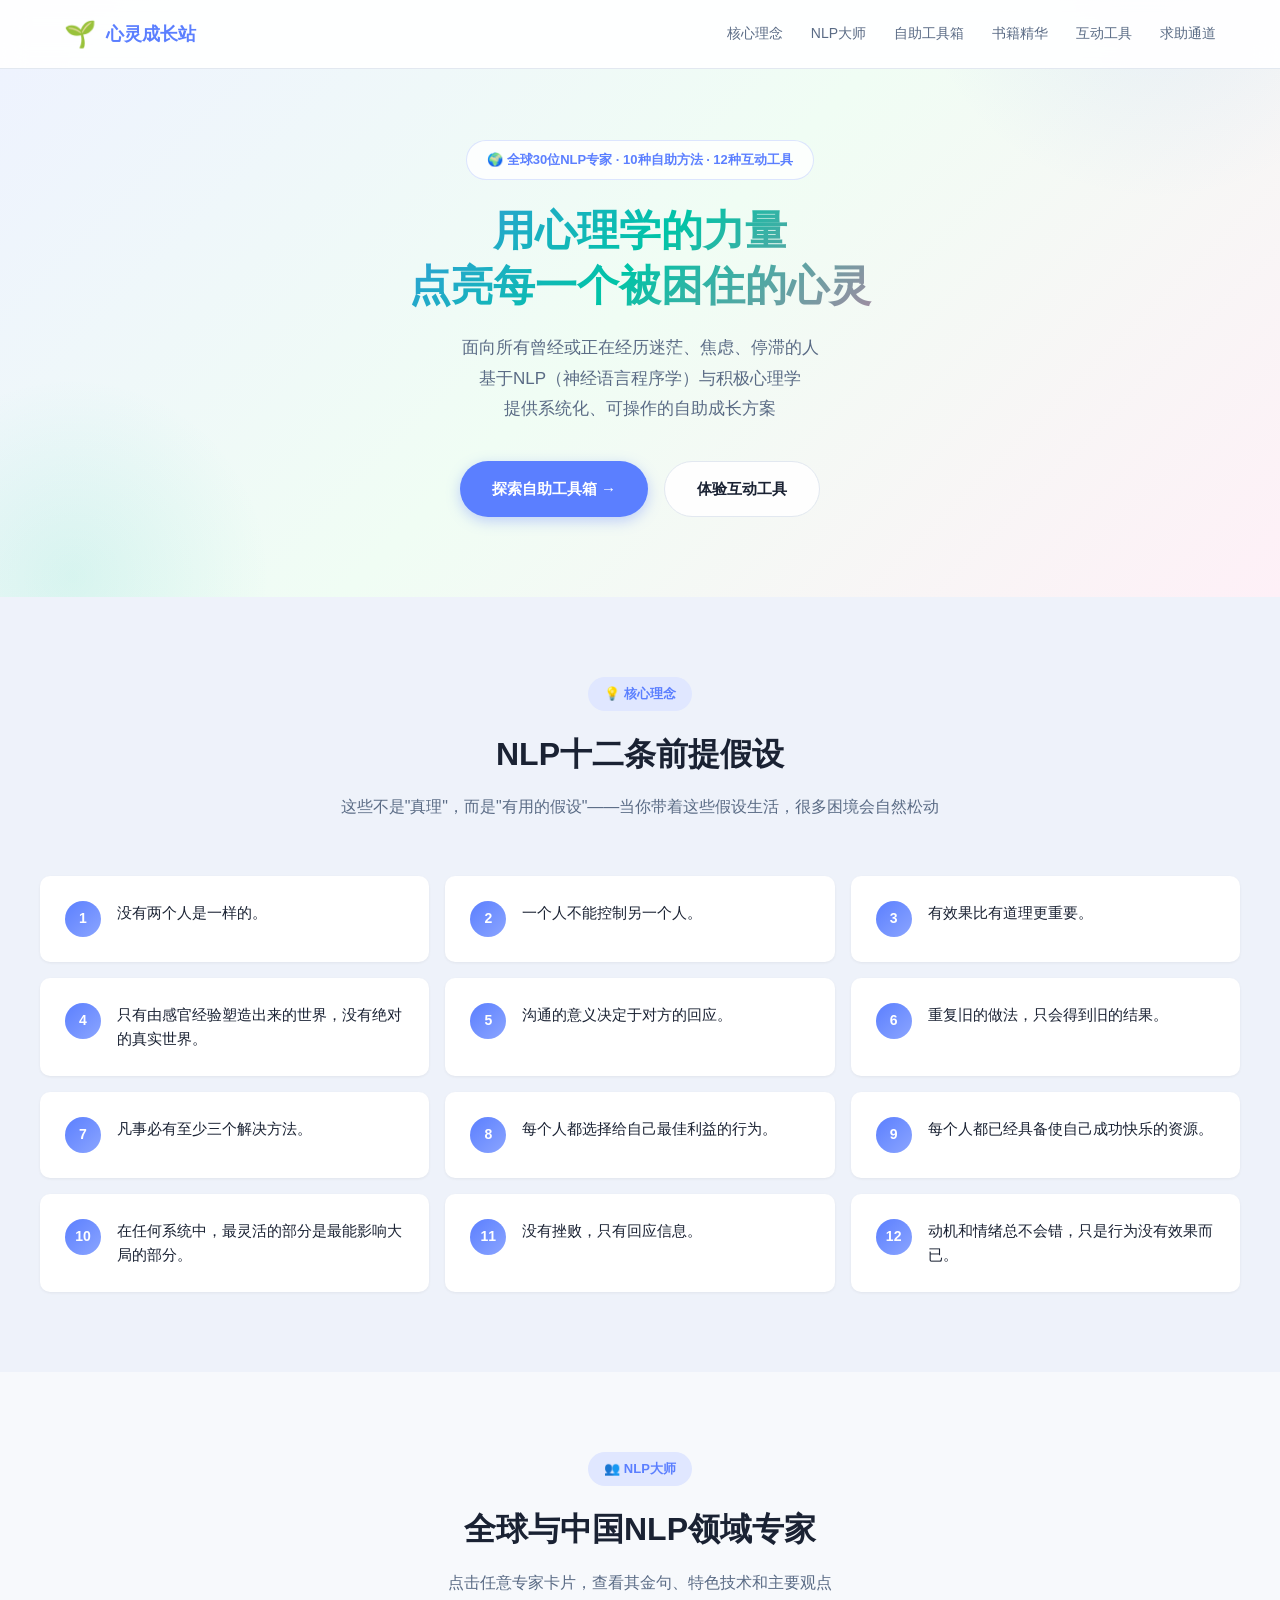
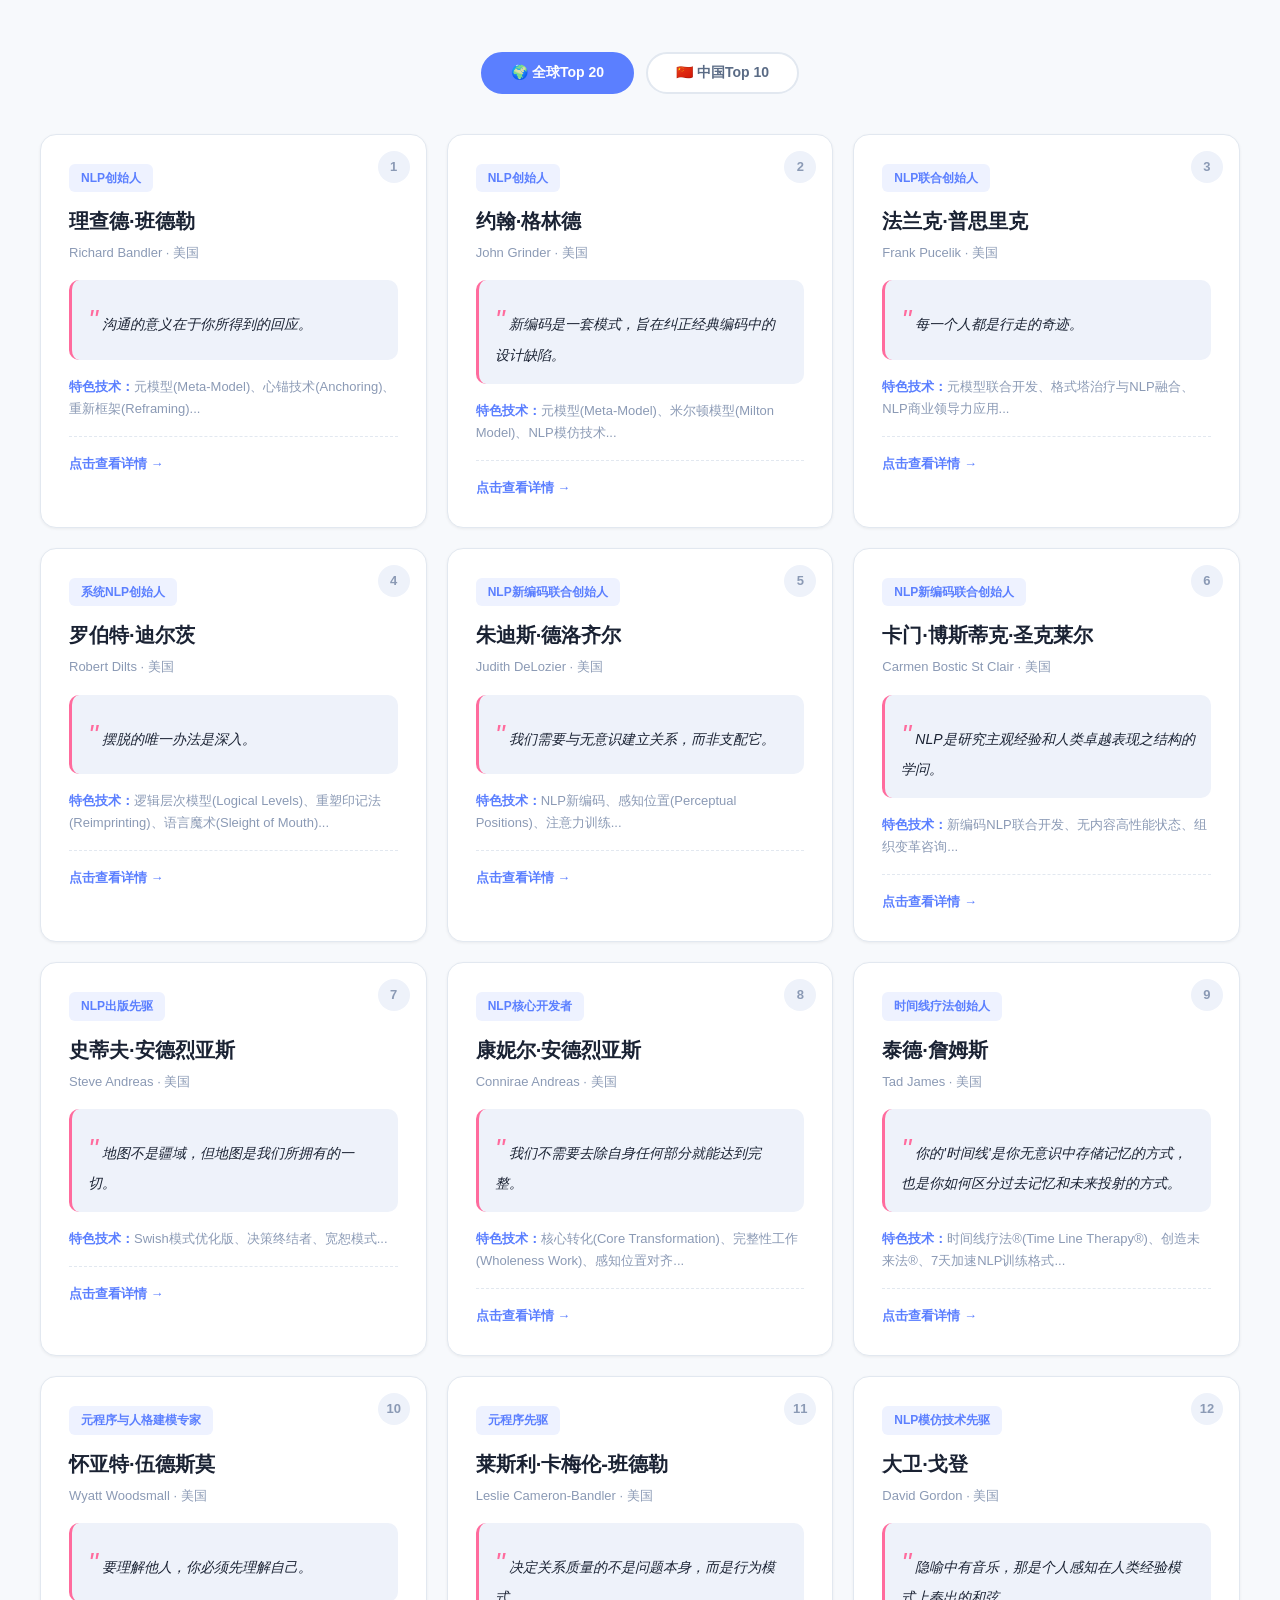
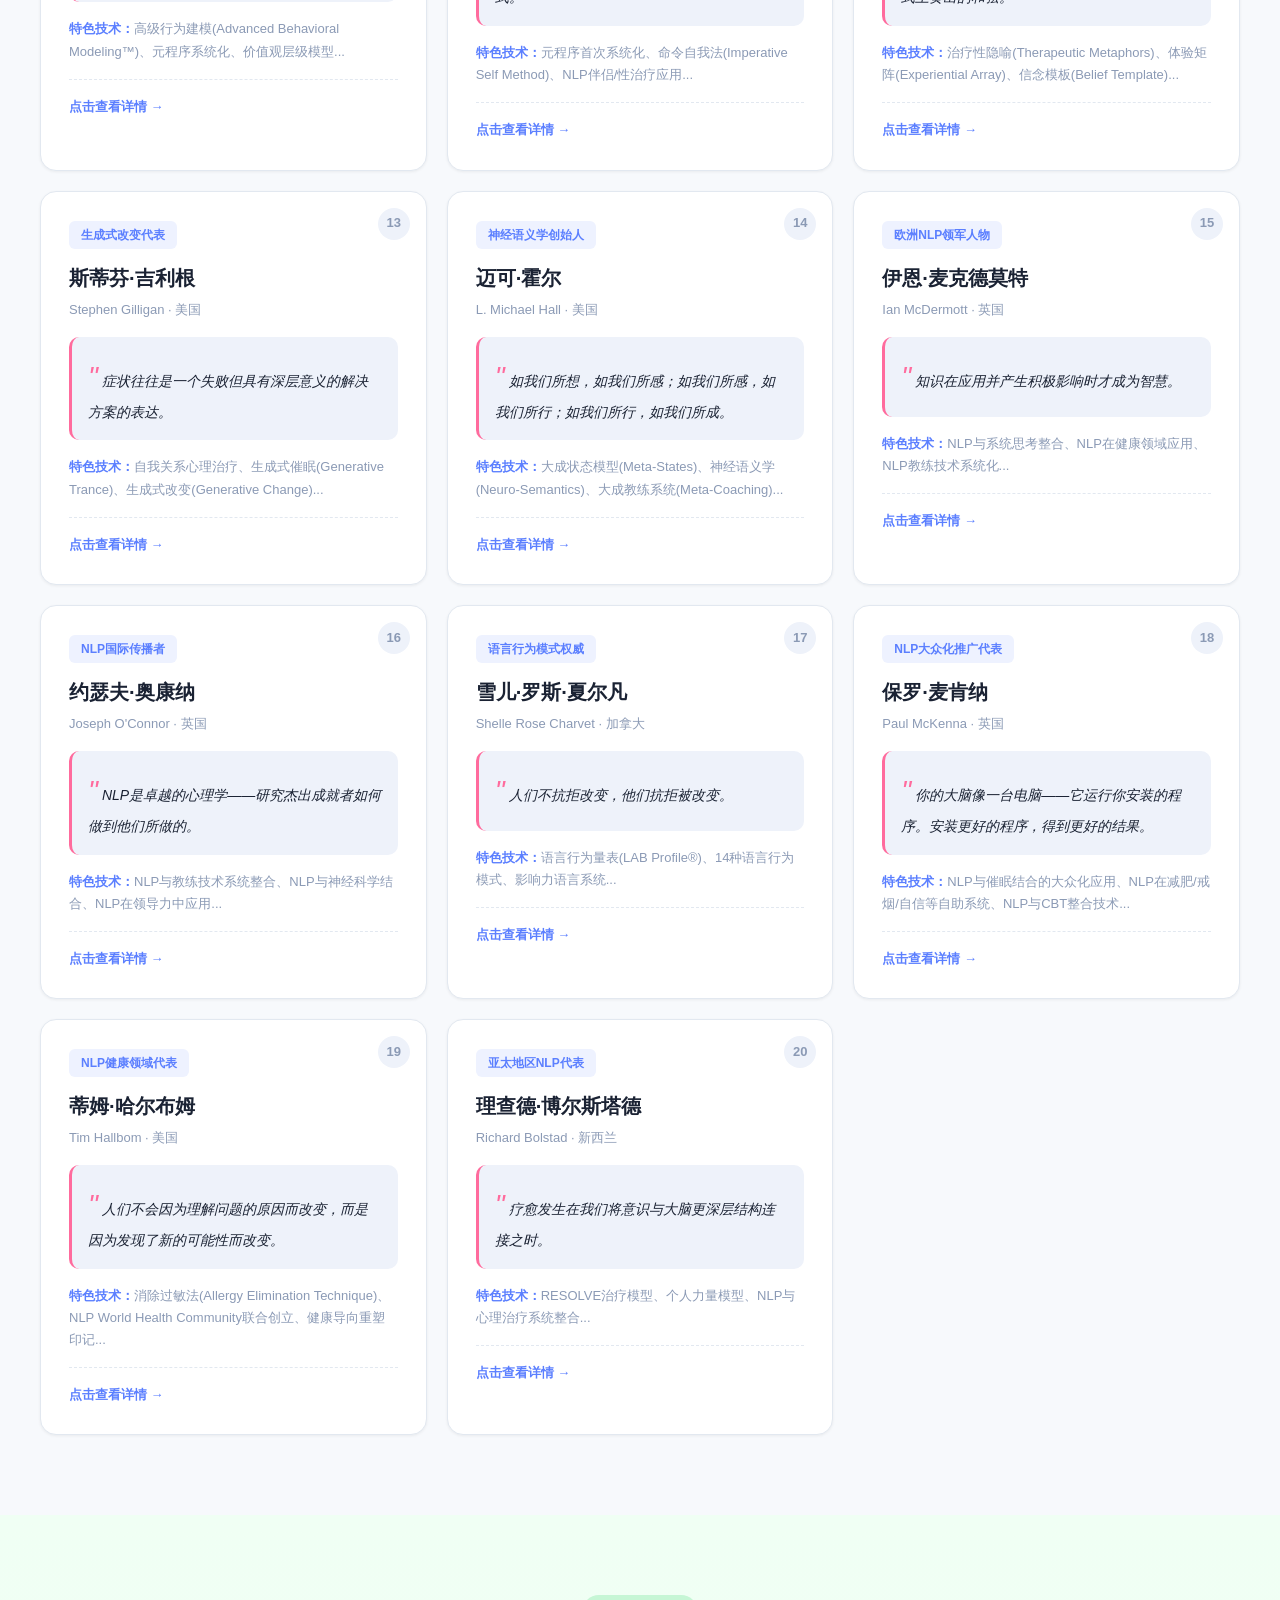
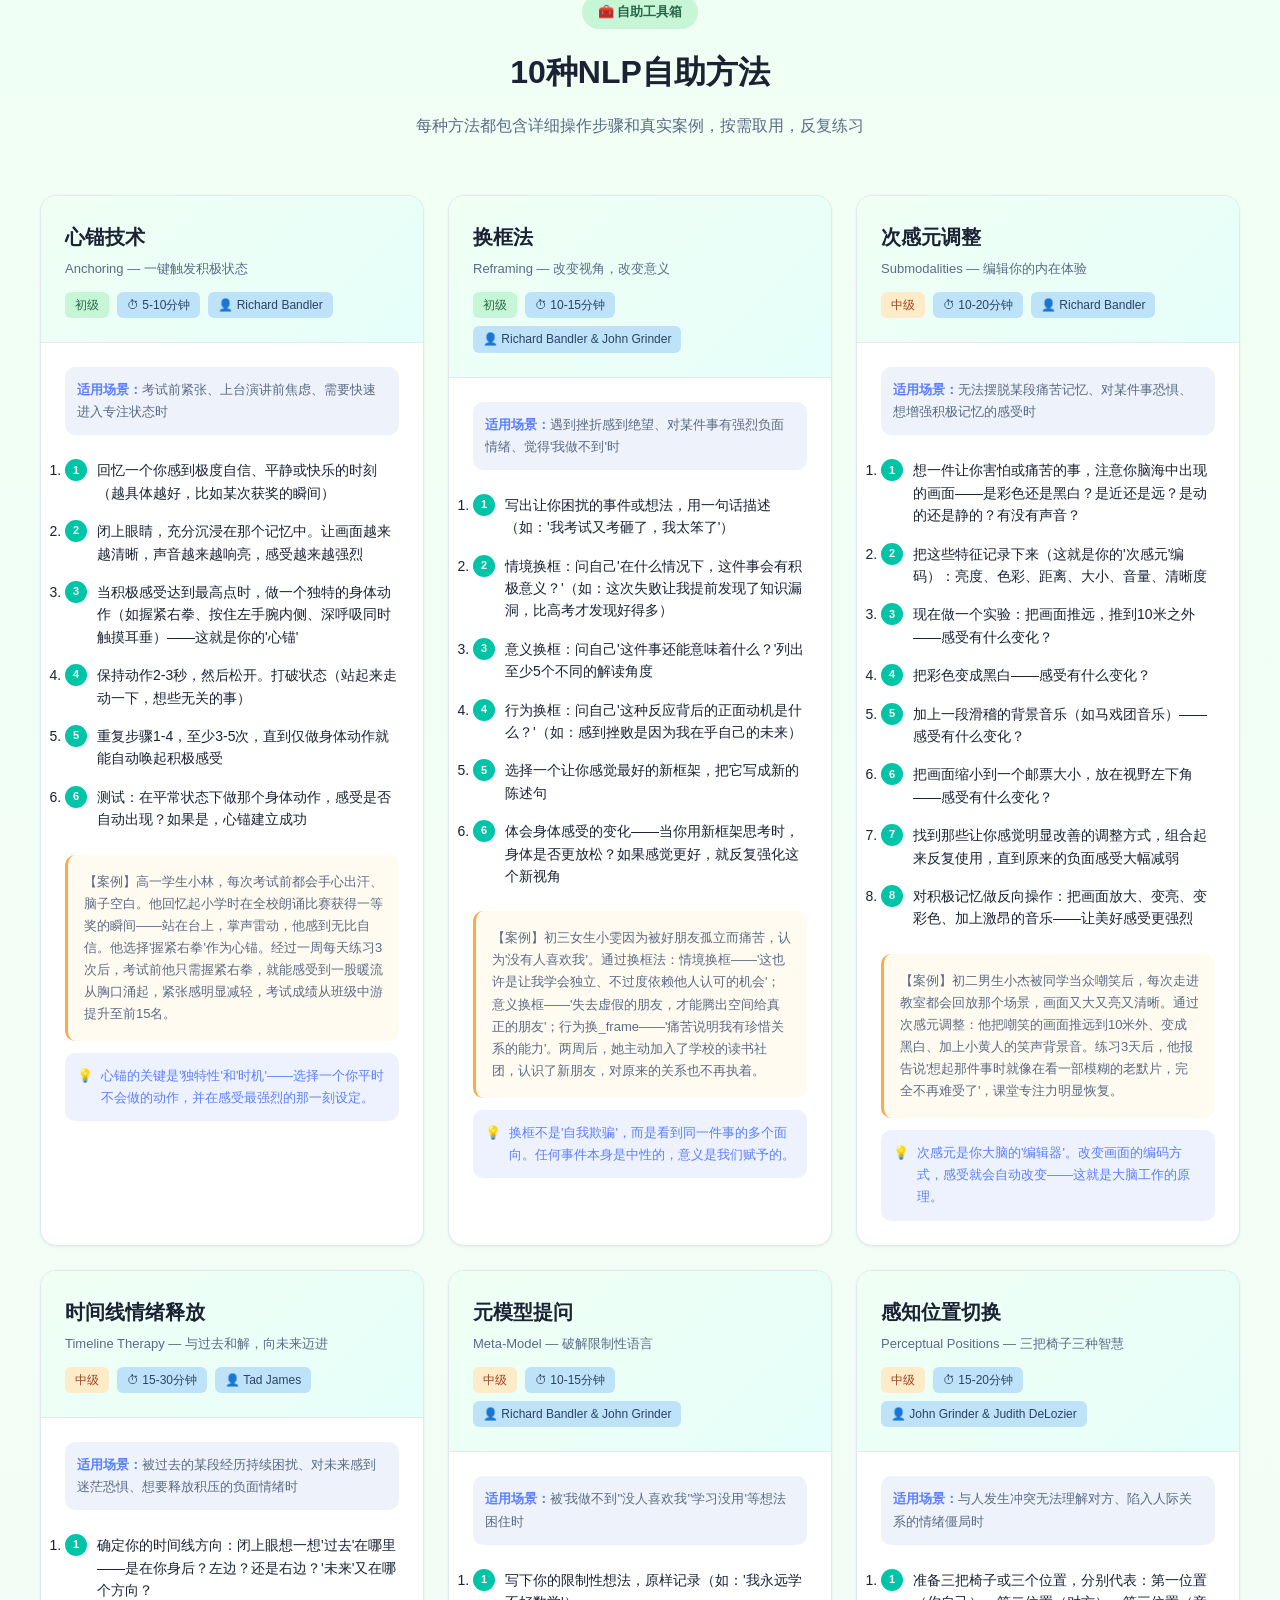
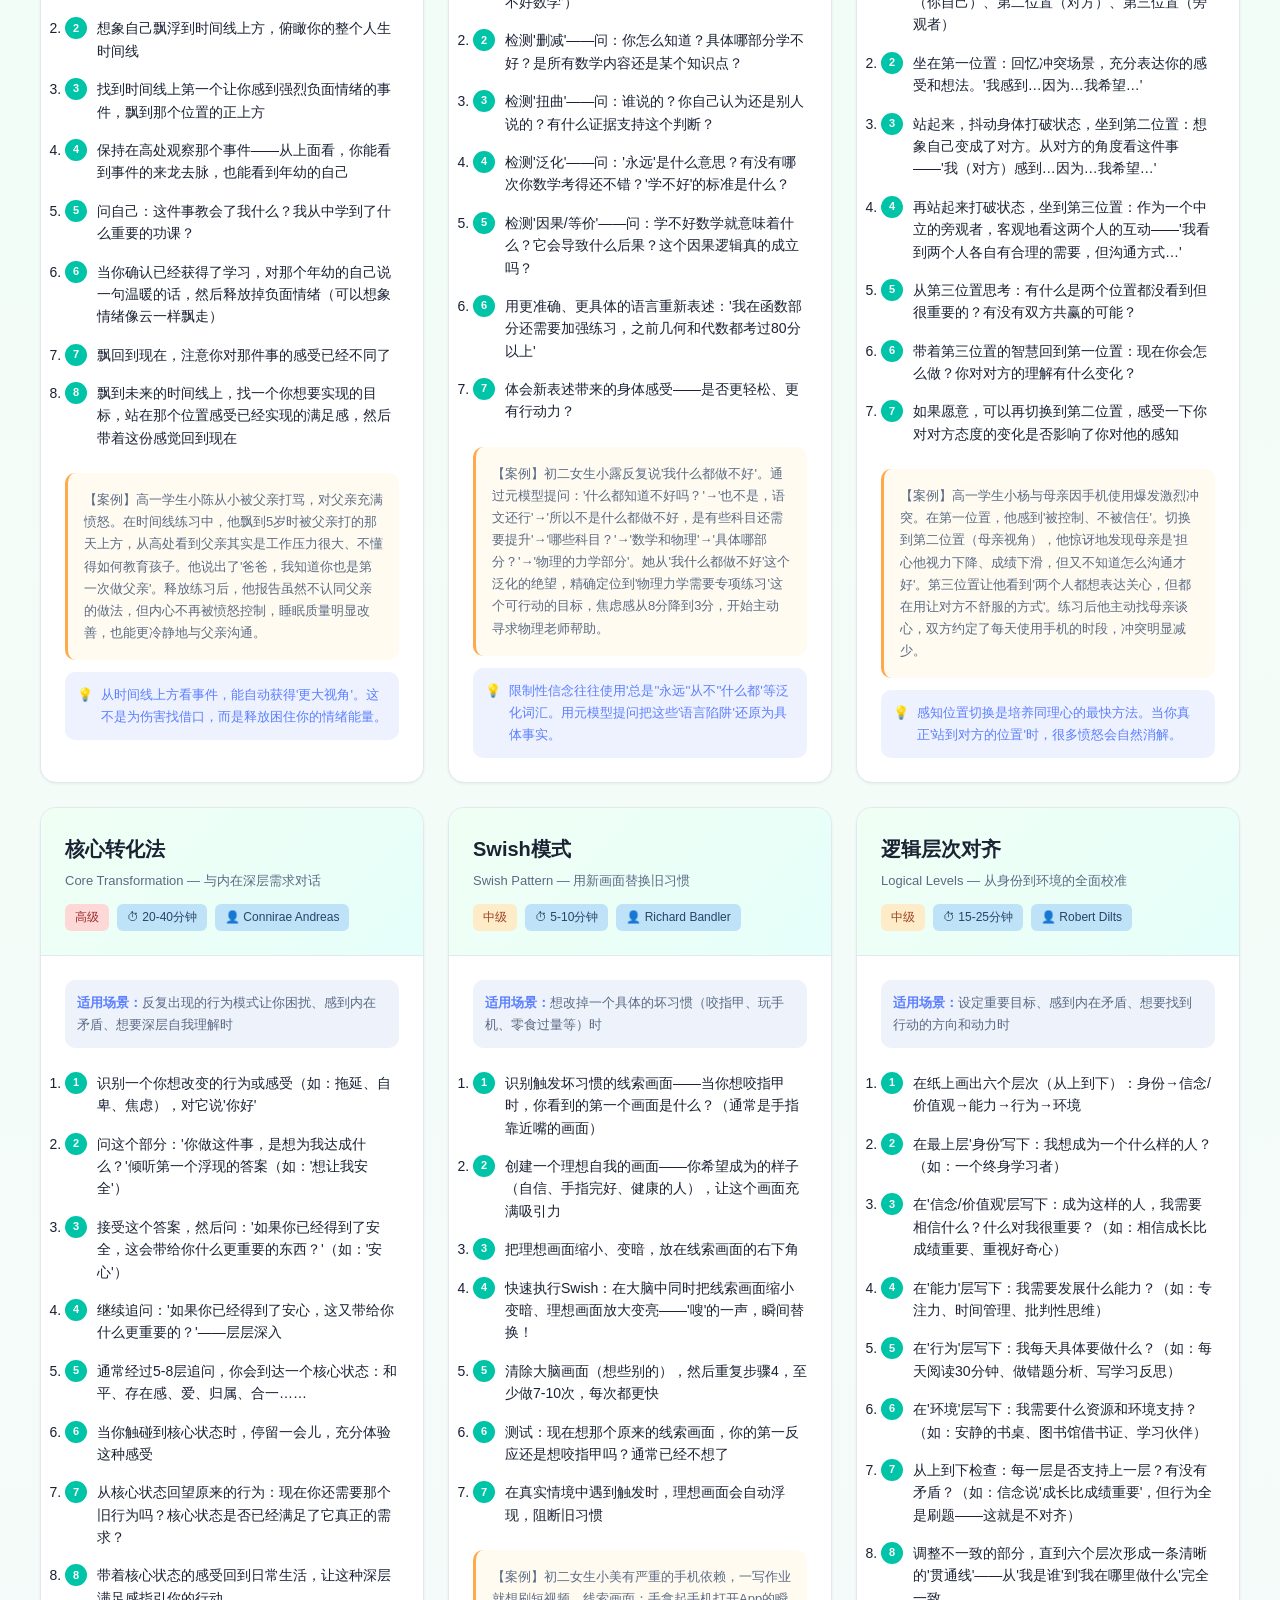
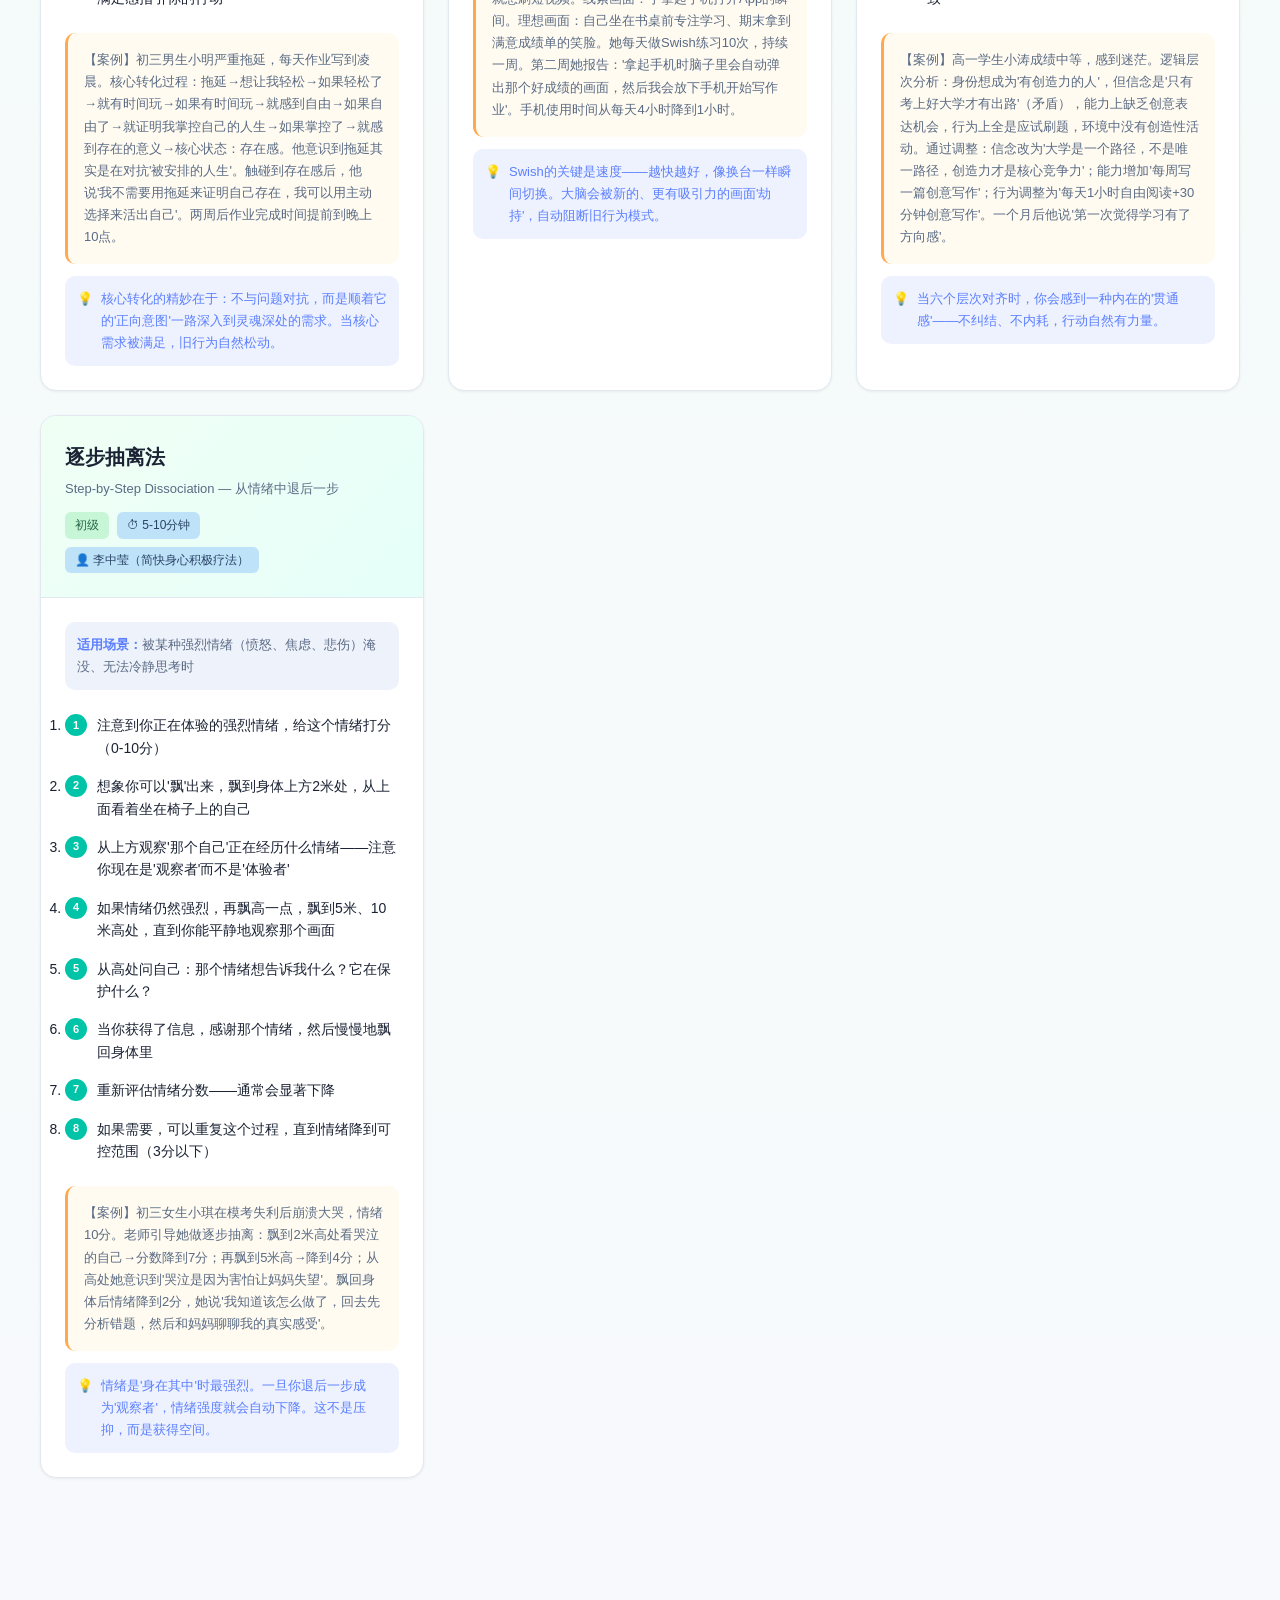
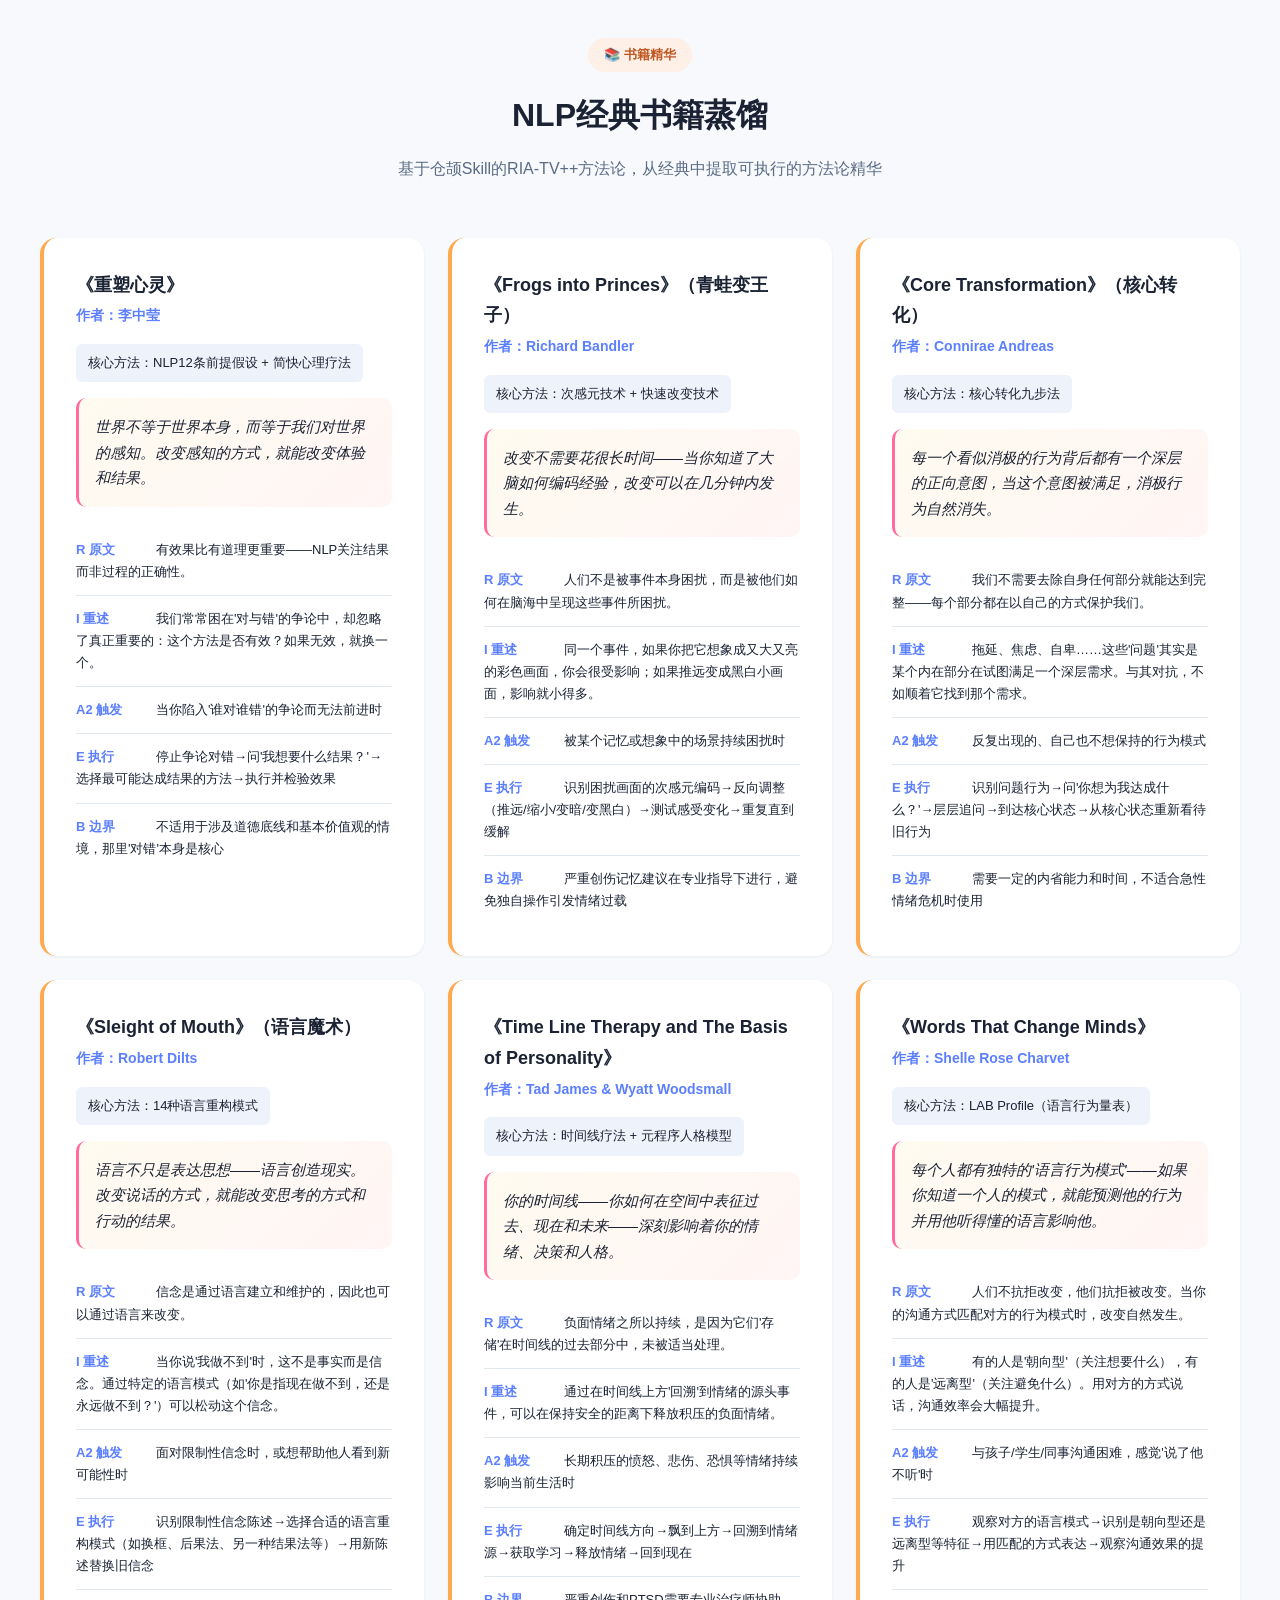
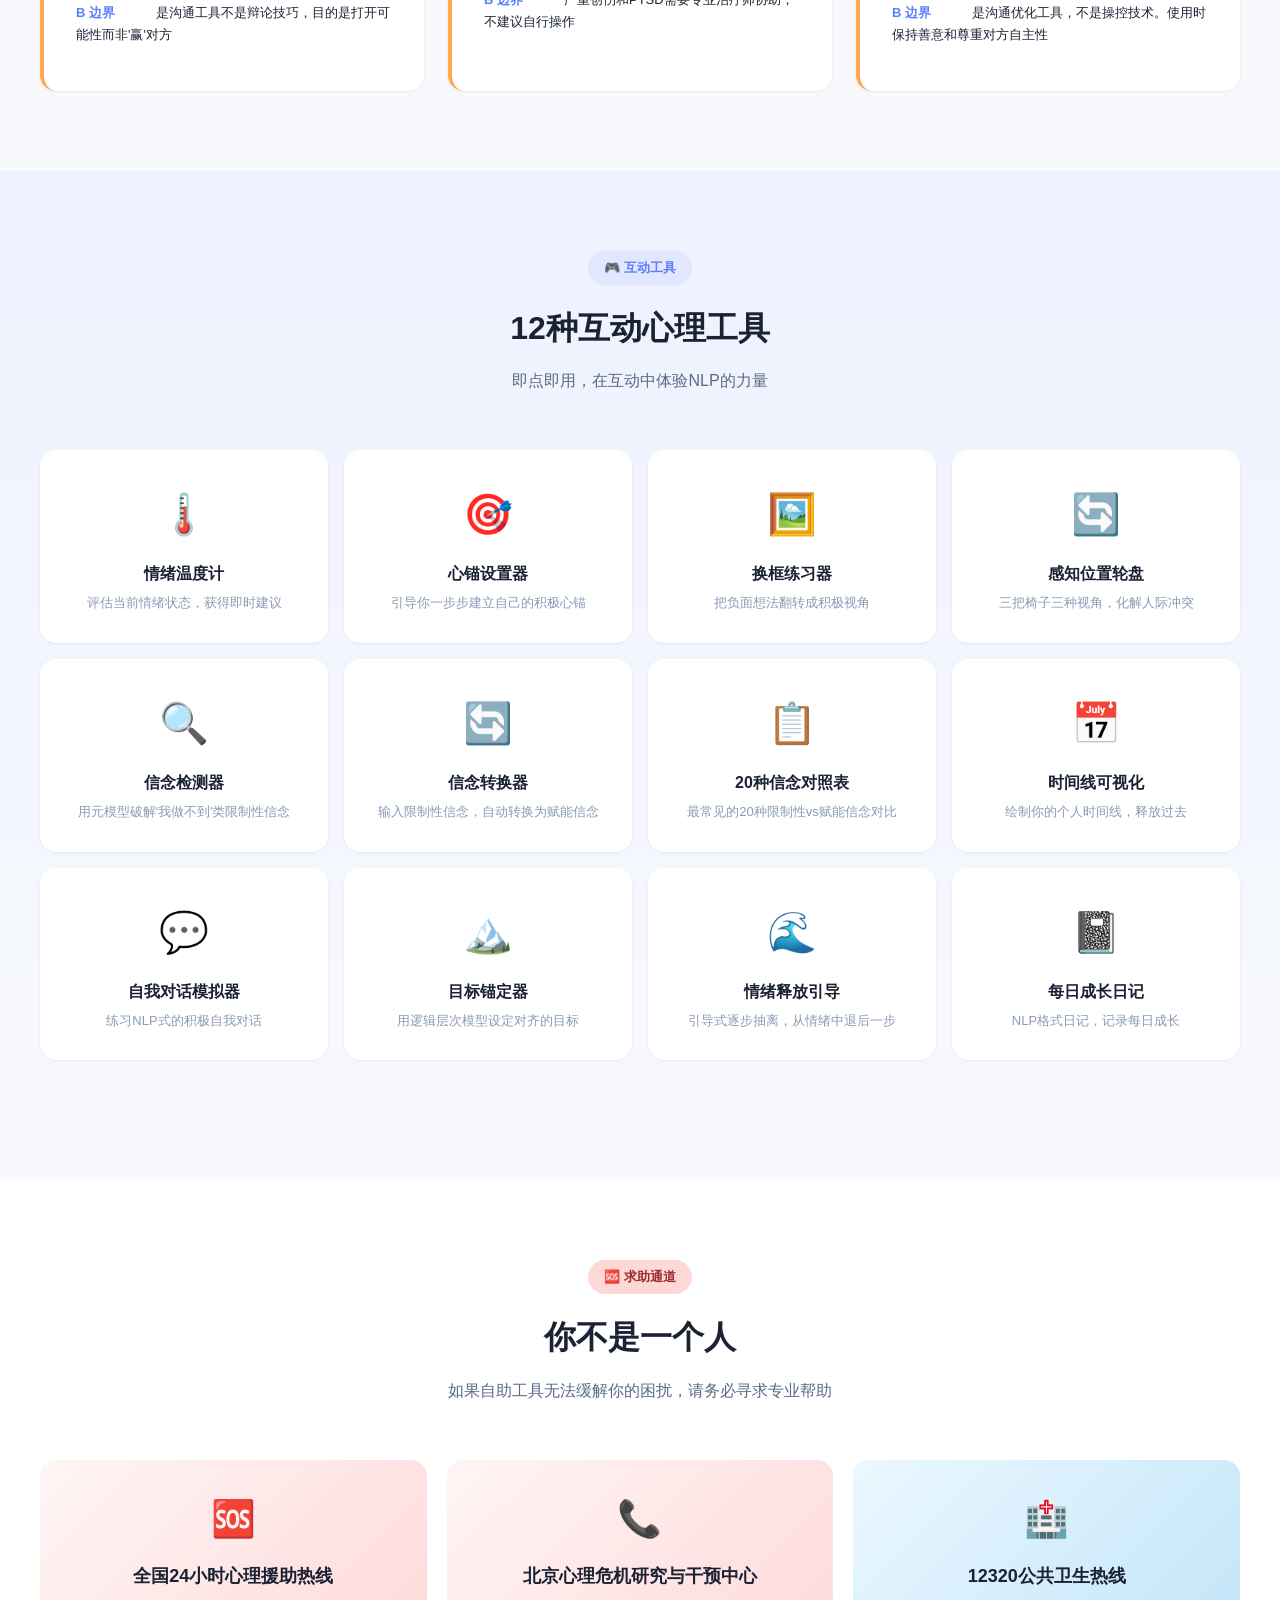
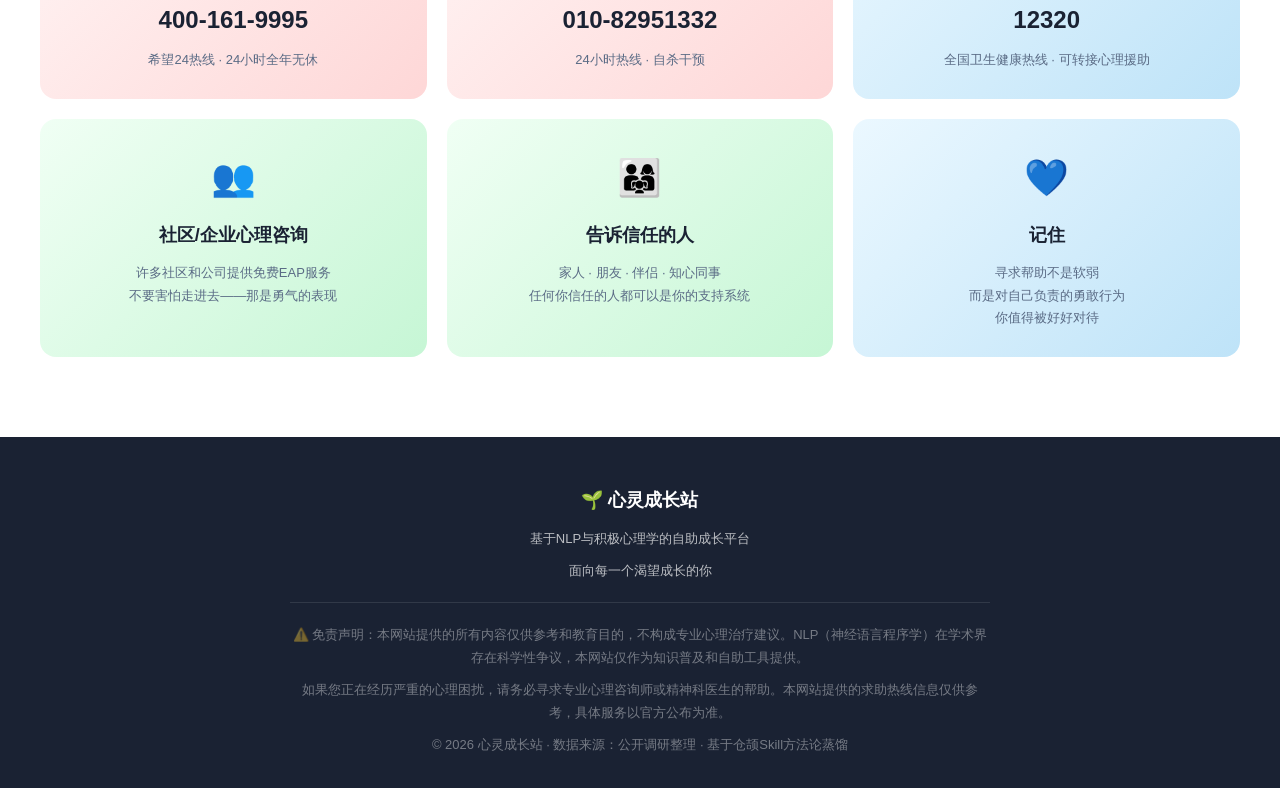
<file: index.html>
<!DOCTYPE html>
<html lang="zh-CN">
<head>
  <meta charset="UTF-8">
  <meta name="viewport" content="width=device-width, initial-scale=1.0">
  <title>NLP心理学自助成长平台 | 心灵成长工具箱</title>
  <meta name="description" content="基于NLP（神经语言程序学）的自助成长心理学平台，涵盖全球及中国NLP专家、自助工具箱、互动心理工具，提供系统化可操作的自助成长方案。">
  <link rel="stylesheet" href="styles.css">
  <link rel="icon" href="data:image/svg+xml,<svg xmlns='http://www.w3.org/2000/svg' viewBox='0 0 100 100'><text y='.9em' font-size='90'>🌱</text></svg>">
</head>
<body>

<!-- ====== 导航栏 ====== -->
<nav class="navbar">
  <div class="navbar-inner">
    <a href="#hero" class="navbar-logo"><span>🌱</span> 心灵成长站</a>
    <div class="navbar-links" id="navLinks">
      <a href="#presuppositions">核心理念</a>
      <a href="#experts">NLP大师</a>
      <a href="#toolkit">自助工具箱</a>
      <a href="#books">书籍精华</a>
      <a href="#interactive">互动工具</a>
      <a href="#help">求助通道</a>
    </div>
    <button class="navbar-toggle" onclick="document.getElementById('navLinks').classList.toggle('open')">☰</button>
  </div>
</nav>

<!-- ====== Hero ====== -->
<section class="hero" id="hero">
  <div class="hero-content">
    <div class="hero-badge">🌍 全球30位NLP专家 · 10种自助方法 · 12种互动工具</div>
    <h1>用心理学的力量<br>点亮每一个被困住的心灵</h1>
    <p>面向所有曾经或正在经历迷茫、焦虑、停滞的人<br>基于NLP（神经语言程序学）与积极心理学<br>提供系统化、可操作的自助成长方案</p>
    <div class="hero-buttons">
      <a href="#toolkit" class="btn btn-primary">探索自助工具箱 →</a>
      <a href="#interactive" class="btn btn-secondary">体验互动工具</a>
    </div>
  </div>
</section>

<!-- ====== NLP核心理念 ====== -->
<section class="section" id="presuppositions">
  <div class="section-inner">
    <div class="section-header">
      <span class="section-tag">💡 核心理念</span>
      <h2>NLP十二条前提假设</h2>
      <p>这些不是"真理"，而是"有用的假设"——当你带着这些假设生活，很多困境会自然松动</p>
    </div>
    <div class="presup-grid" id="presupGrid"></div>
  </div>
</section>

<!-- ====== NLP专家 ====== -->
<section class="section" id="experts">
  <div class="section-inner">
    <div class="section-header">
      <span class="section-tag">👥 NLP大师</span>
      <h2>全球与中国NLP领域专家</h2>
      <p>点击任意专家卡片，查看其金句、特色技术和主要观点</p>
    </div>
    <div class="expert-tabs">
      <button class="tab-btn active" data-tab="global">🌍 全球Top 20</button>
      <button class="tab-btn" data-tab="china">🇨🇳 中国Top 10</button>
    </div>
    <div class="expert-grid" id="expertGrid"></div>
  </div>
</section>

<!-- ====== 自助工具箱 ====== -->
<section class="section" id="toolkit">
  <div class="section-inner">
    <div class="section-header">
      <span class="section-tag">🧰 自助工具箱</span>
      <h2>10种NLP自助方法</h2>
      <p>每种方法都包含详细操作步骤和真实案例，按需取用，反复练习</p>
    </div>
    <div class="tool-grid" id="toolGrid"></div>
  </div>
</section>

<!-- ====== 书籍精华 ====== -->
<section class="section" id="books">
  <div class="section-inner">
    <div class="section-header">
      <span class="section-tag">📚 书籍精华</span>
      <h2>NLP经典书籍蒸馏</h2>
      <p>基于仓颉Skill的RIA-TV++方法论，从经典中提取可执行的方法论精华</p>
    </div>
    <div class="book-grid" id="bookGrid"></div>
  </div>
</section>

<!-- ====== 互动工具 ====== -->
<section class="section" id="interactive">
  <div class="section-inner">
    <div class="section-header">
      <span class="section-tag">🎮 互动工具</span>
      <h2>12种互动心理工具</h2>
      <p>即点即用，在互动中体验NLP的力量</p>
    </div>
    <div class="interactive-grid" id="interactiveGrid"></div>
  </div>
</section>

<!-- ====== 互动工具模态弹窗 ====== -->
<div class="modal-overlay" id="toolModal" onclick="if(event.target===this)closeToolPanel()">
  <div class="modal" id="toolModalContent" style="max-width:680px;">
    <div class="tool-panel-header" style="display:flex;align-items:center;gap:12px;margin-bottom:20px;padding-bottom:20px;border-bottom:2px solid var(--border);position:sticky;top:0;background:var(--bg-card);z-index:1;border-radius:20px 20px 0 0;">
      <span class="icon" id="panelIcon" style="font-size:32px;"></span>
      <h3 id="panelTitle" style="font-size:22px;font-weight:700;flex:1;"></h3>
      <button class="modal-close" onclick="closeToolPanel()" style="position:static;width:36px;height:36px;border-radius:50%;background:var(--bg-soft);border:none;cursor:pointer;font-size:18px;color:var(--text-light);transition:var(--transition);">✕</button>
    </div>
    <div class="tool-panel-body" id="panelBody"></div>
  </div>
</div>

<!-- ====== 求助通道 ====== -->
<section class="section" id="help">
  <div class="section-inner">
    <div class="section-header">
      <span class="section-tag">🆘 求助通道</span>
      <h2>你不是一个人</h2>
      <p>如果自助工具无法缓解你的困扰，请务必寻求专业帮助</p>
    </div>
    <div class="help-grid">
      <div class="help-card help-red">
        <div class="help-icon">🆘</div>
        <h3>全国24小时心理援助热线</h3>
        <div class="help-number">400-161-9995</div>
        <p>希望24热线 · 24小时全年无休</p>
      </div>
      <div class="help-card help-red">
        <div class="help-icon">📞</div>
        <h3>北京心理危机研究与干预中心</h3>
        <div class="help-number">010-82951332</div>
        <p>24小时热线 · 自杀干预</p>
      </div>
      <div class="help-card help-blue">
        <div class="help-icon">🏥</div>
        <h3>12320公共卫生热线</h3>
        <div class="help-number">12320</div>
        <p>全国卫生健康热线 · 可转接心理援助</p>
      </div>
      <div class="help-card help-green">
        <div class="help-icon">👥</div>
        <h3>社区/企业心理咨询</h3>
        <p style="margin-top:12px;">许多社区和公司提供免费EAP服务<br>不要害怕走进去——那是勇气的表现</p>
      </div>
      <div class="help-card help-green">
        <div class="help-icon">👨‍👩‍👧</div>
        <h3>告诉信任的人</h3>
        <p style="margin-top:12px;">家人 · 朋友 · 伴侣 · 知心同事<br>任何你信任的人都可以是你的支持系统</p>
      </div>
      <div class="help-card help-blue">
        <div class="help-icon">💙</div>
        <h3>记住</h3>
        <p style="margin-top:12px;">寻求帮助不是软弱<br>而是对自己负责的勇敢行为<br>你值得被好好对待</p>
      </div>
    </div>
  </div>
</section>

<!-- ====== Footer ====== -->
<footer class="footer">
  <h3>🌱 心灵成长站</h3>
  <p>基于NLP与积极心理学的自助成长平台</p>
  <p>面向每一个渴望成长的你</p>
  <div class="disclaimer">
    <p>⚠️ 免责声明：本网站提供的所有内容仅供参考和教育目的，不构成专业心理治疗建议。NLP（神经语言程序学）在学术界存在科学性争议，本网站仅作为知识普及和自助工具提供。</p>
    <p>如果您正在经历严重的心理困扰，请务必寻求专业心理咨询师或精神科医生的帮助。本网站提供的求助热线信息仅供参考，具体服务以官方公布为准。</p>
    <p>© 2026 心灵成长站 · 数据来源：公开调研整理 · 基于仓颉Skill方法论蒸馏</p>
  </div>
</footer>

<!-- ====== 专家详情弹窗 ====== -->
<div class="modal-overlay" id="expertModal" onclick="if(event.target===this)closeModal()">
  <div class="modal" id="modalContent"></div>
</div>

<script src="data.js"></script>
<script src="app.js"></script>
</body>
</html>
</file>
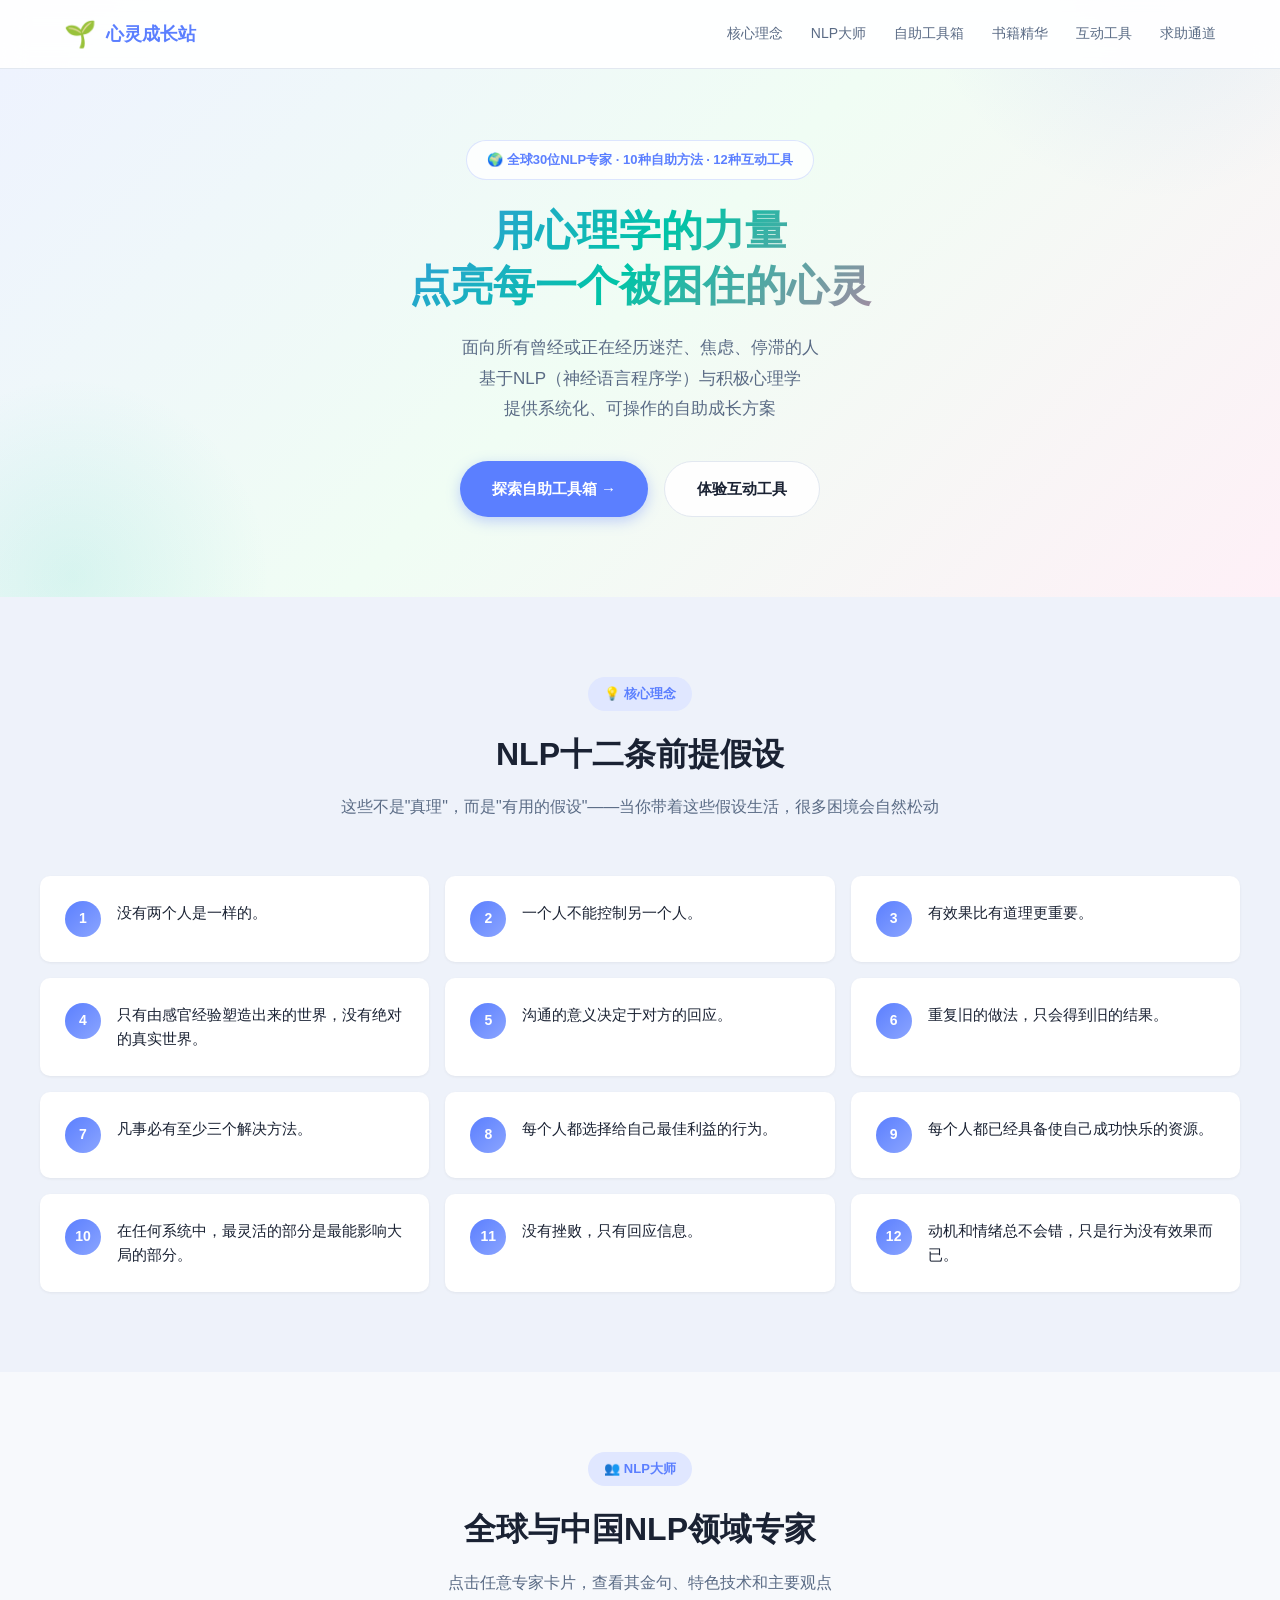
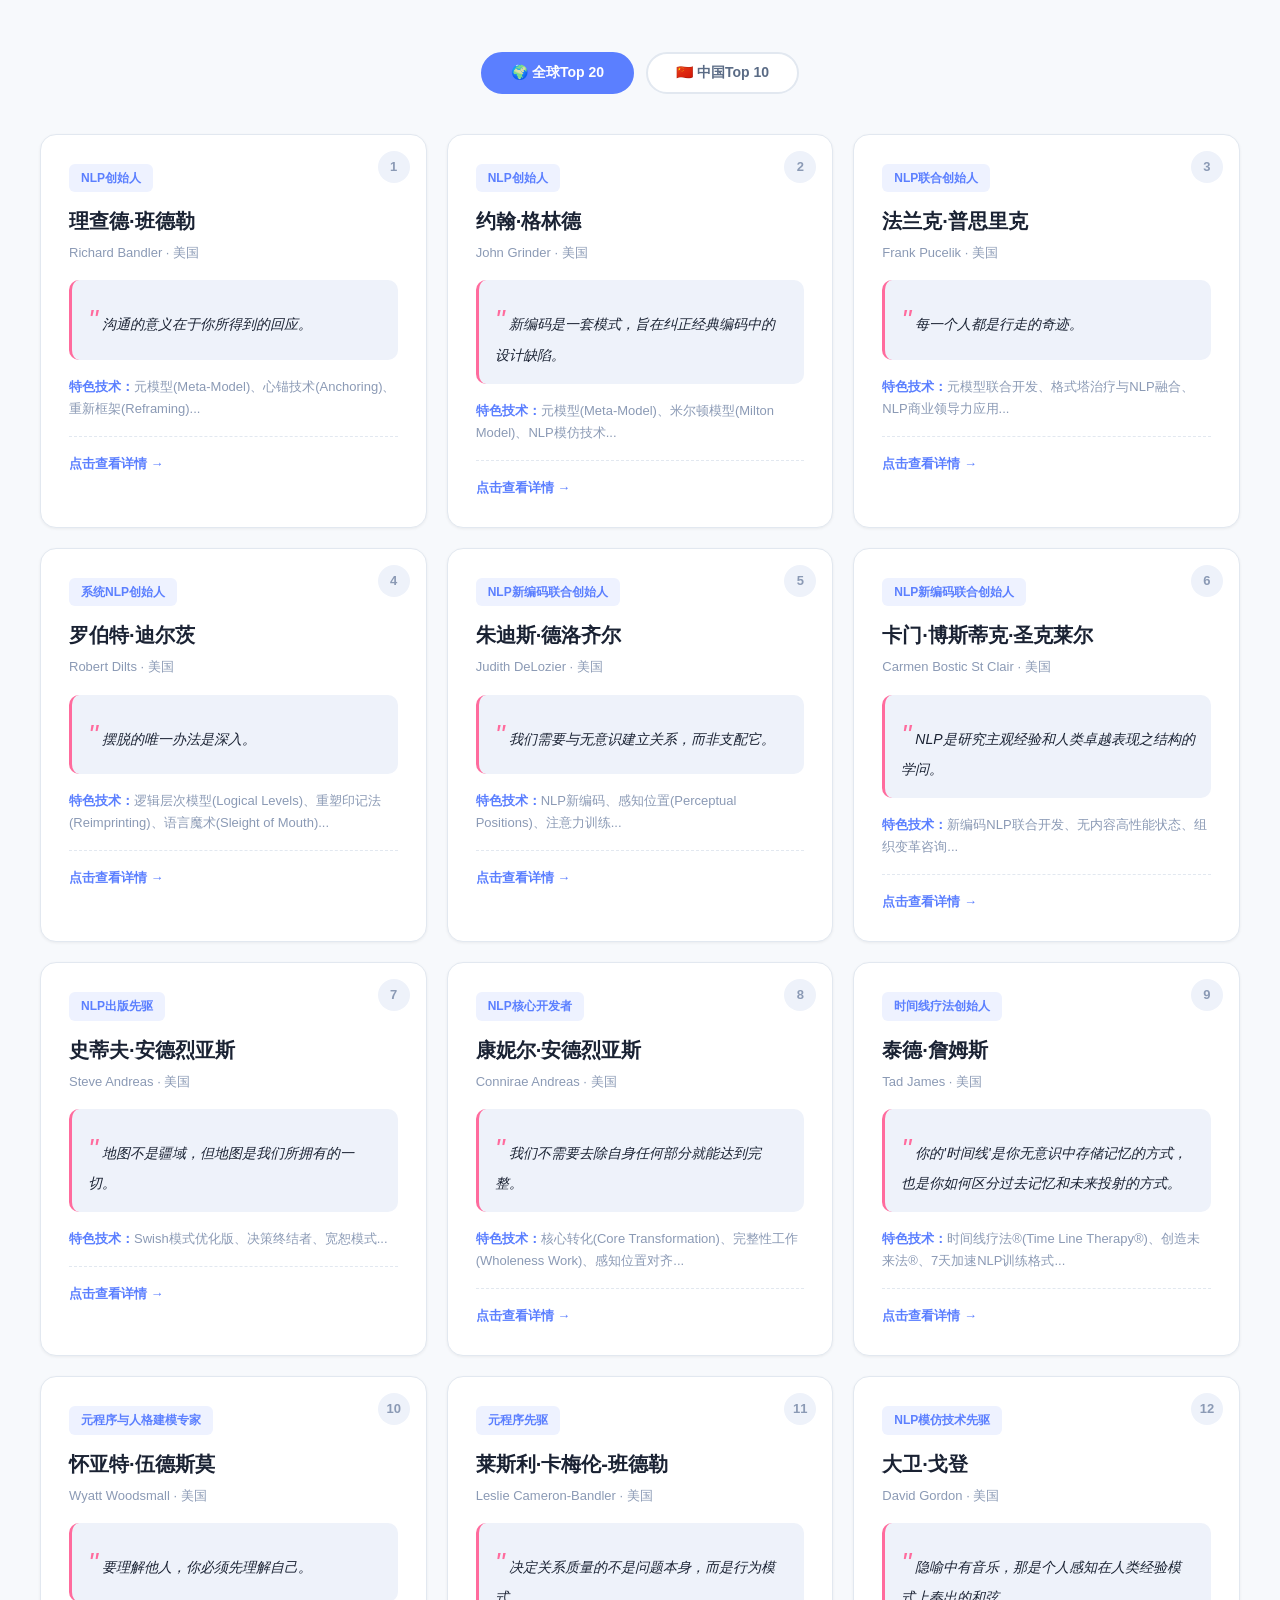
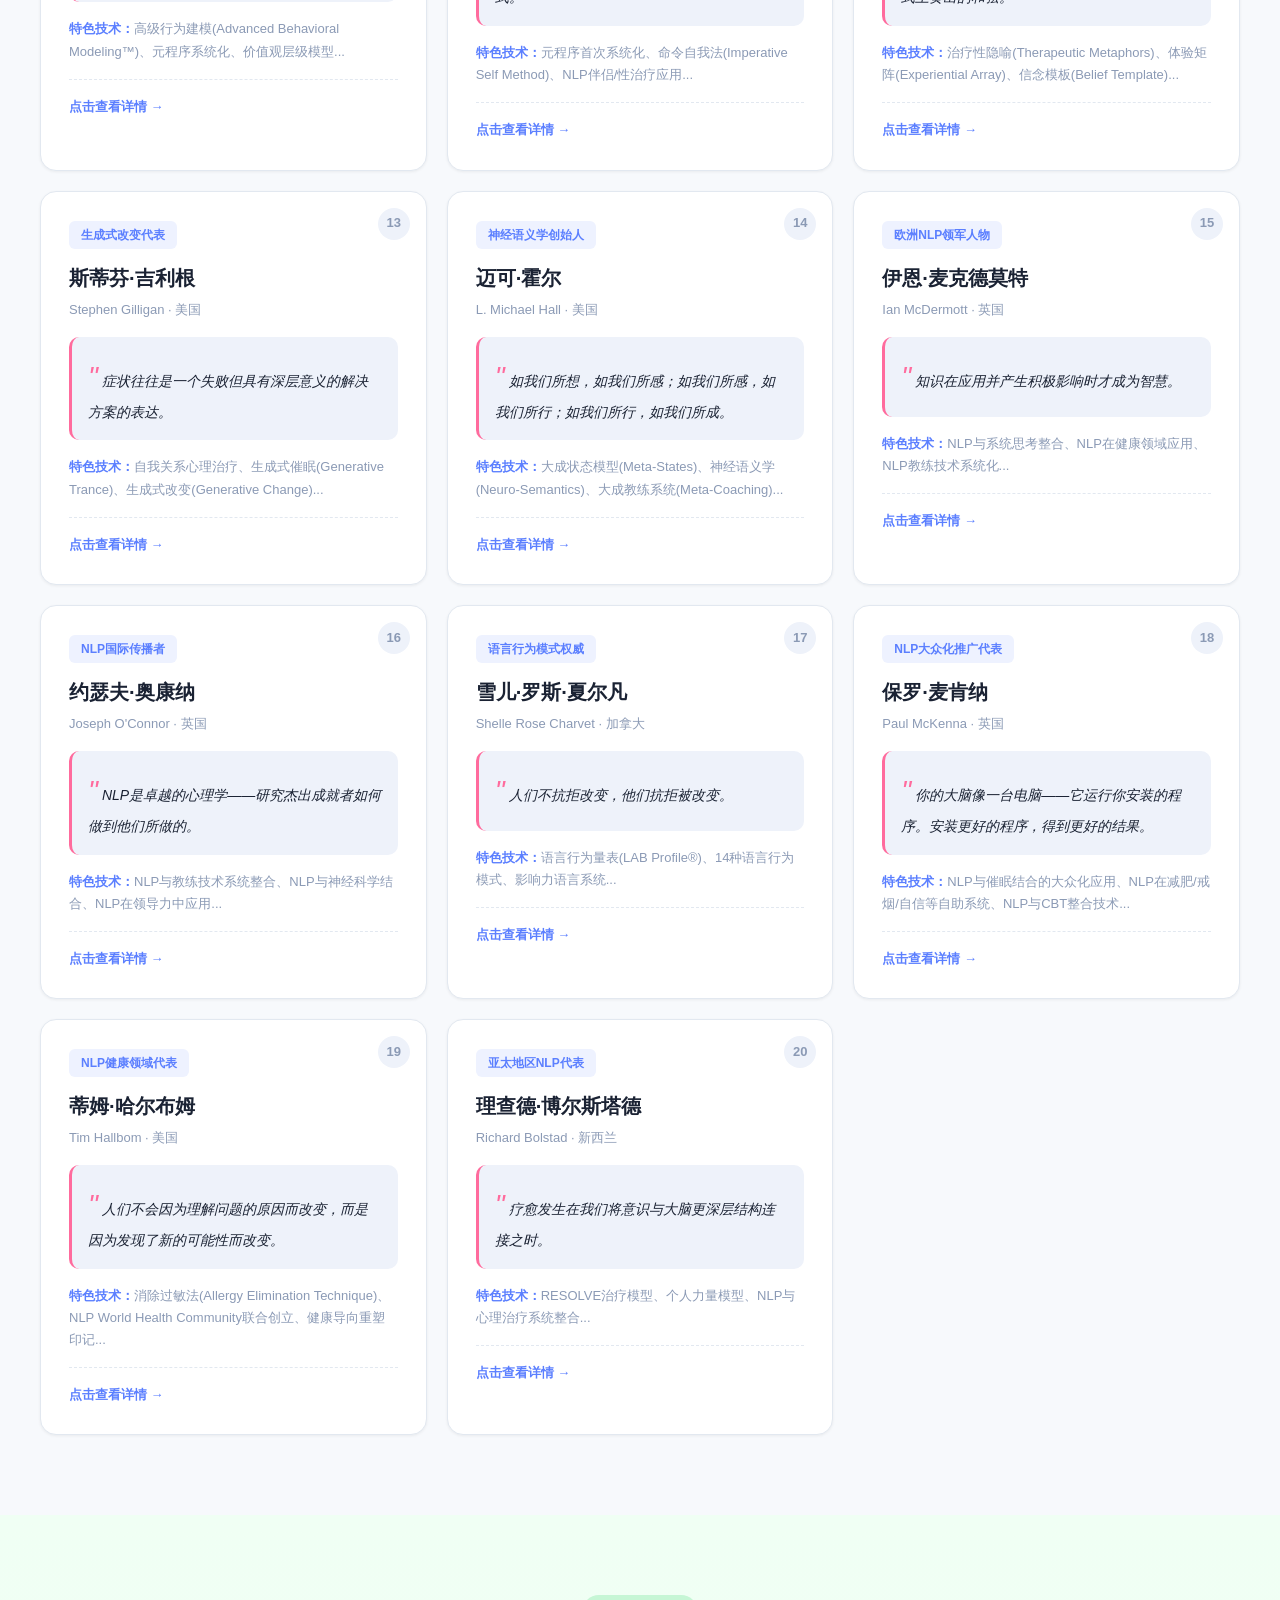
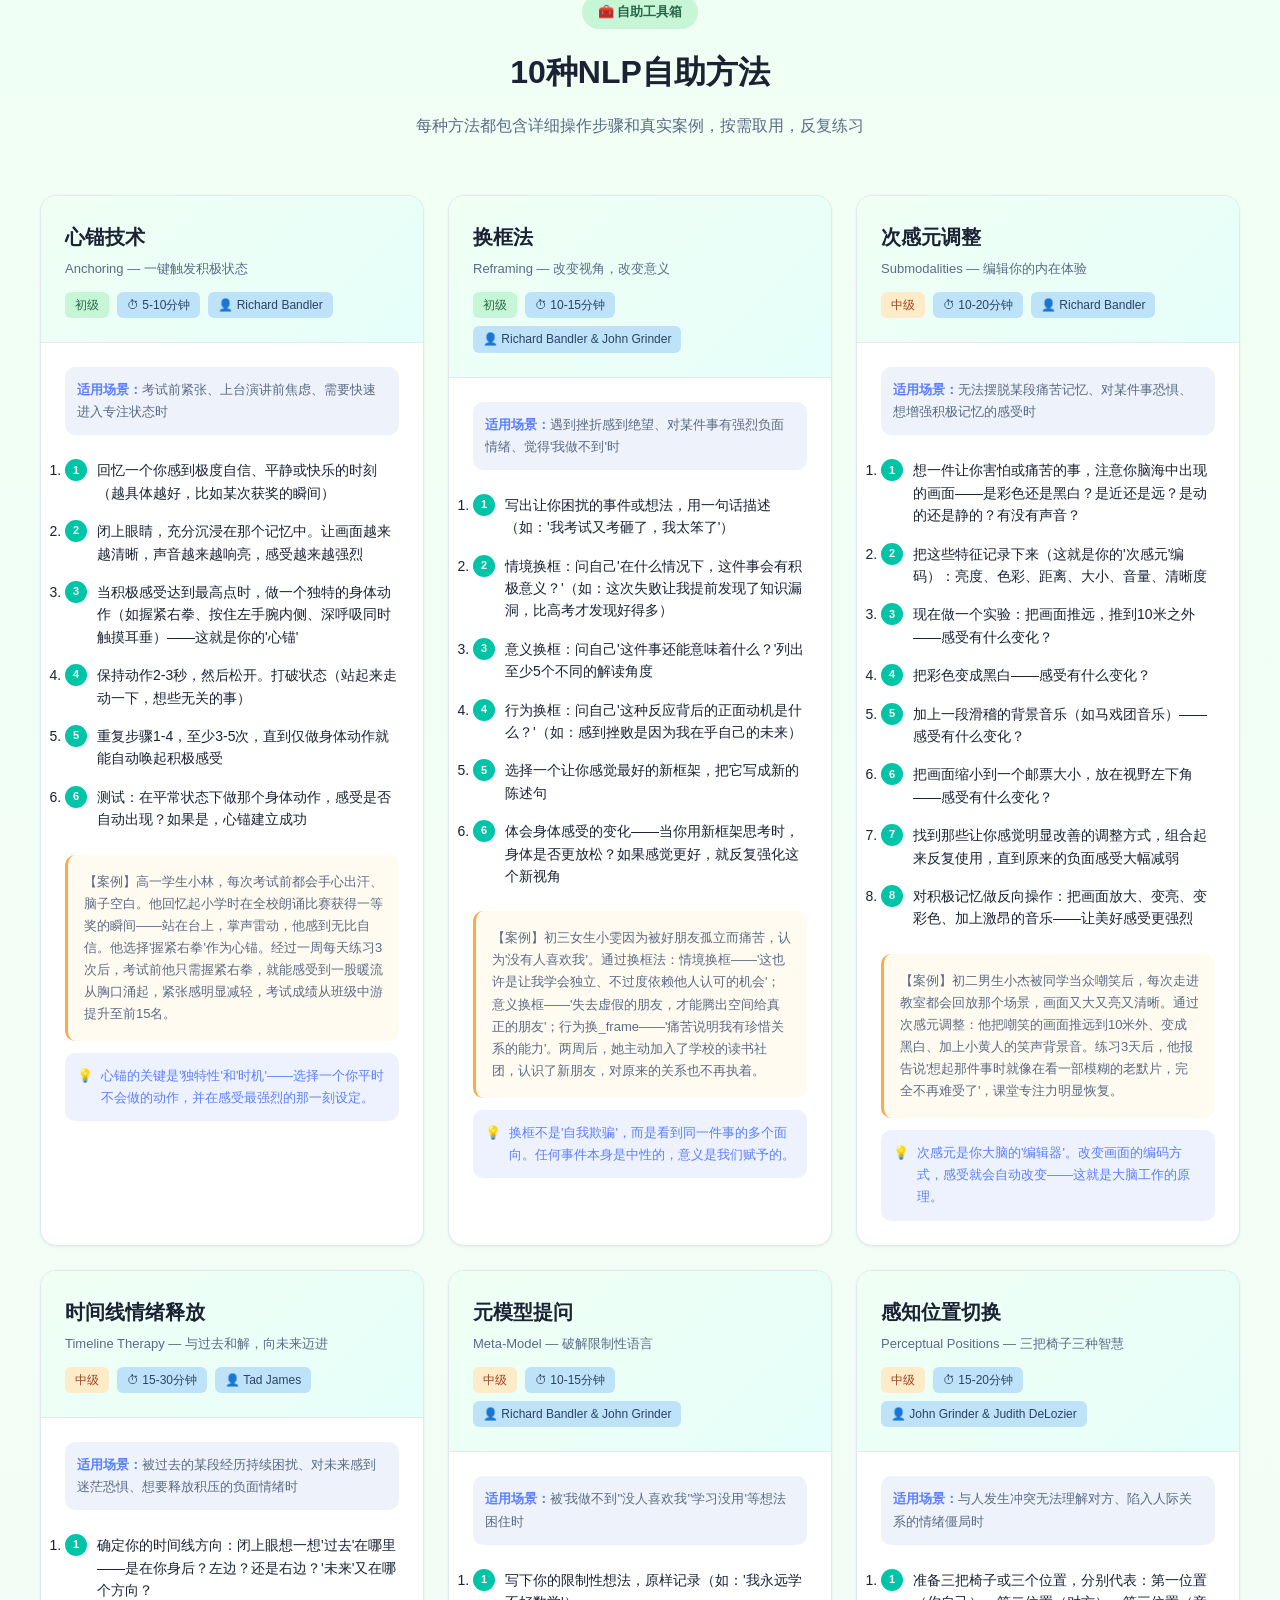
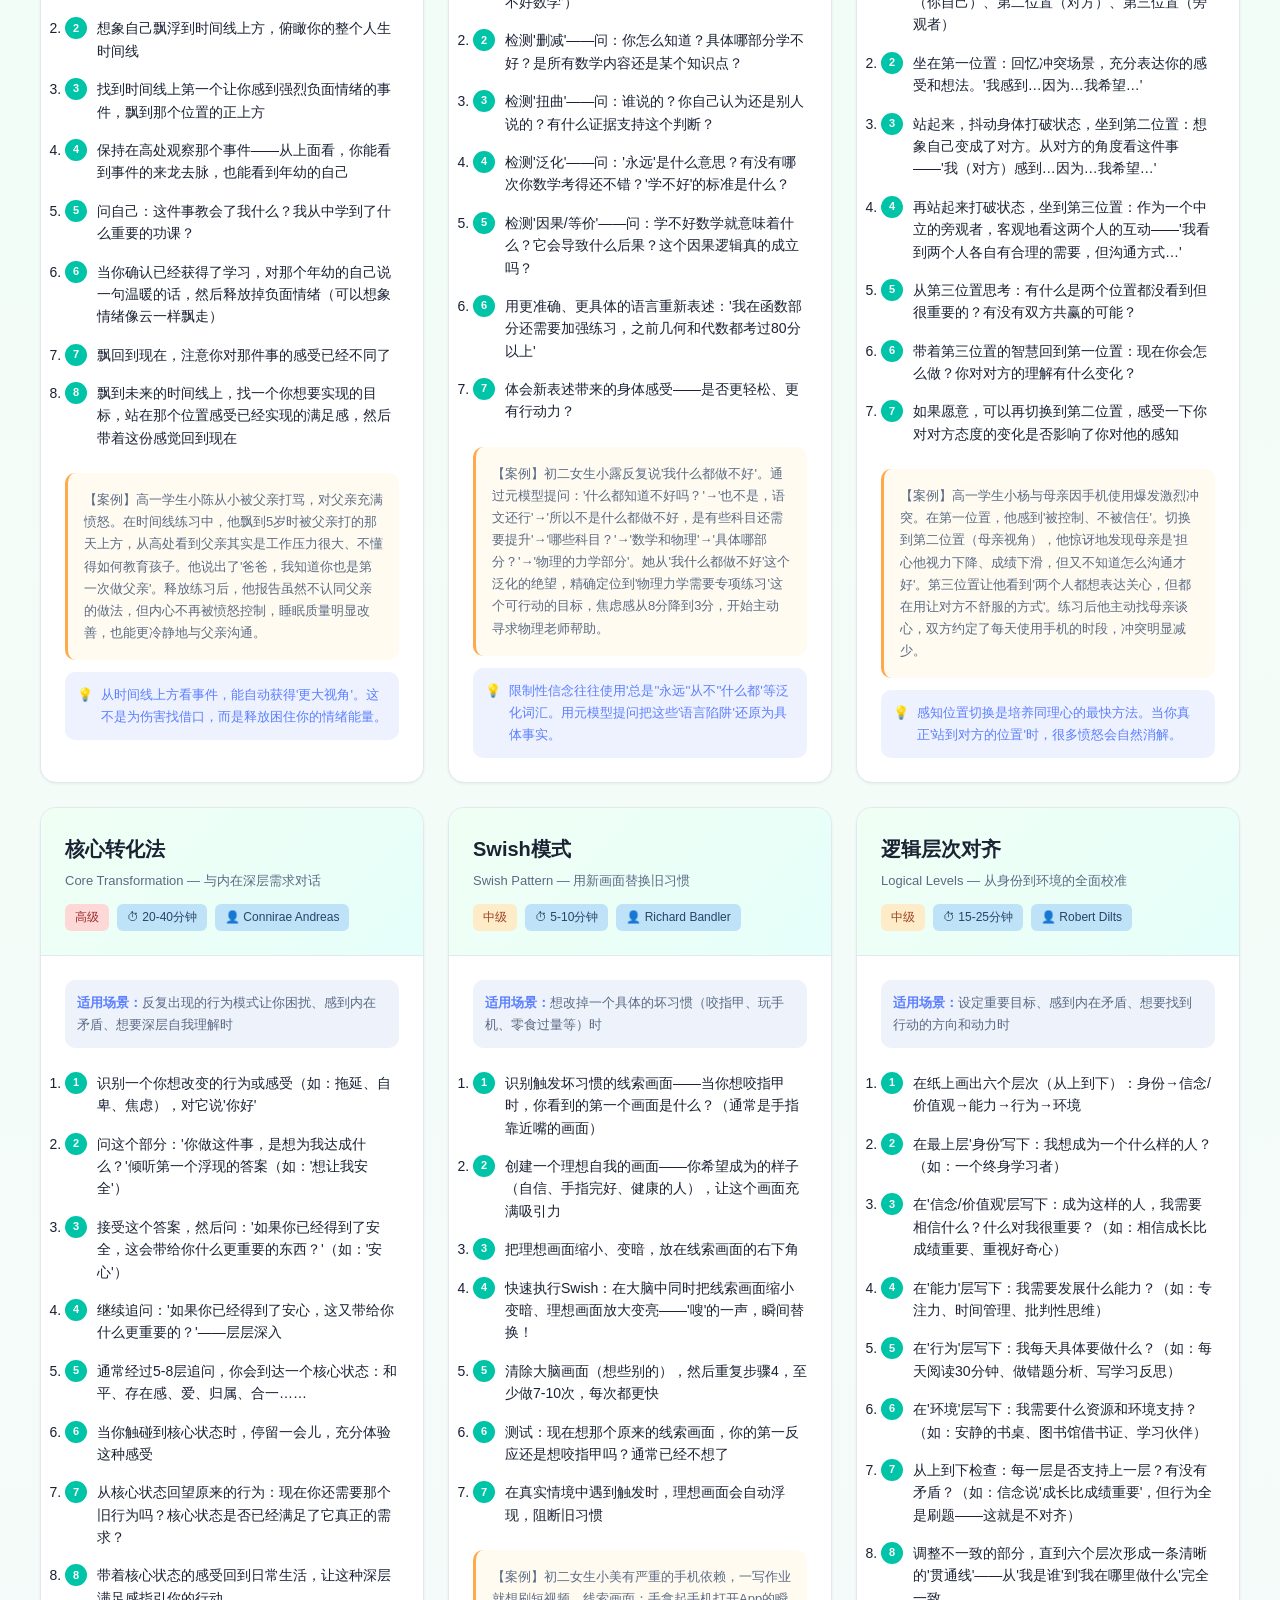
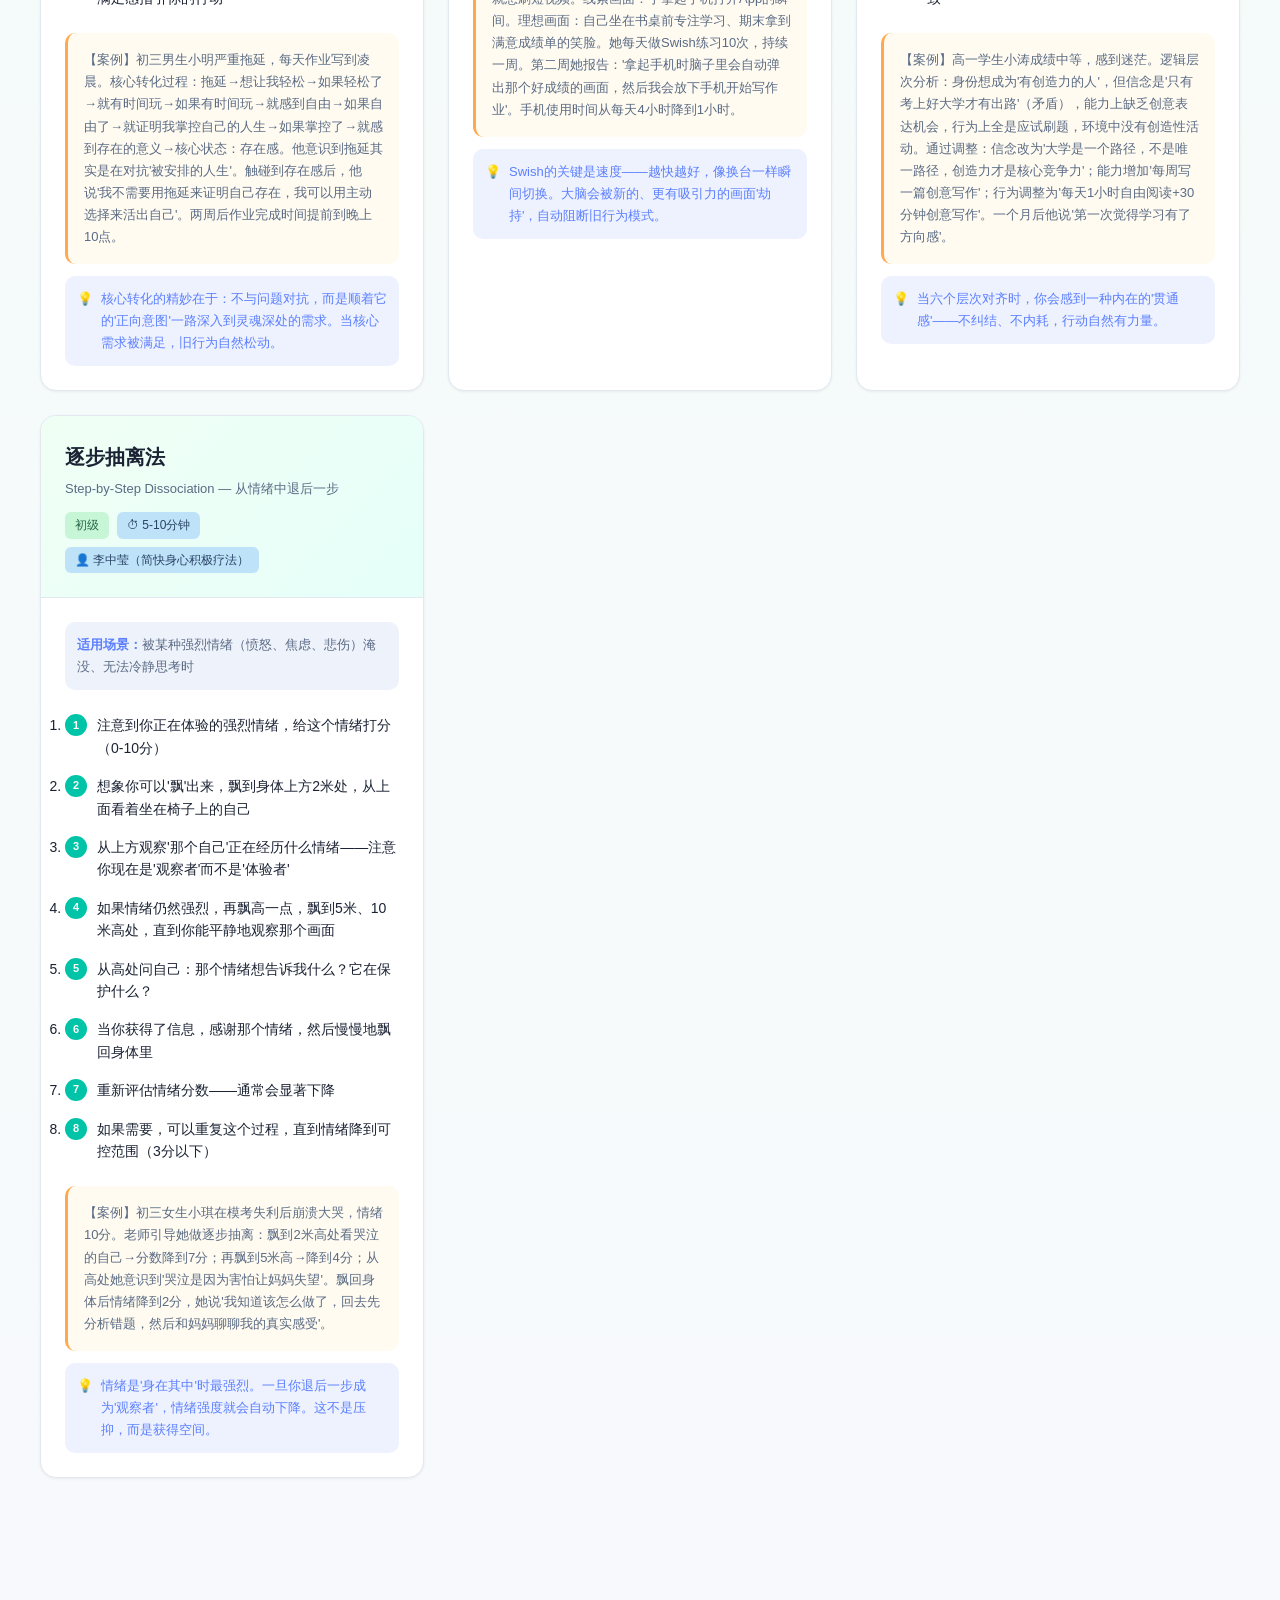
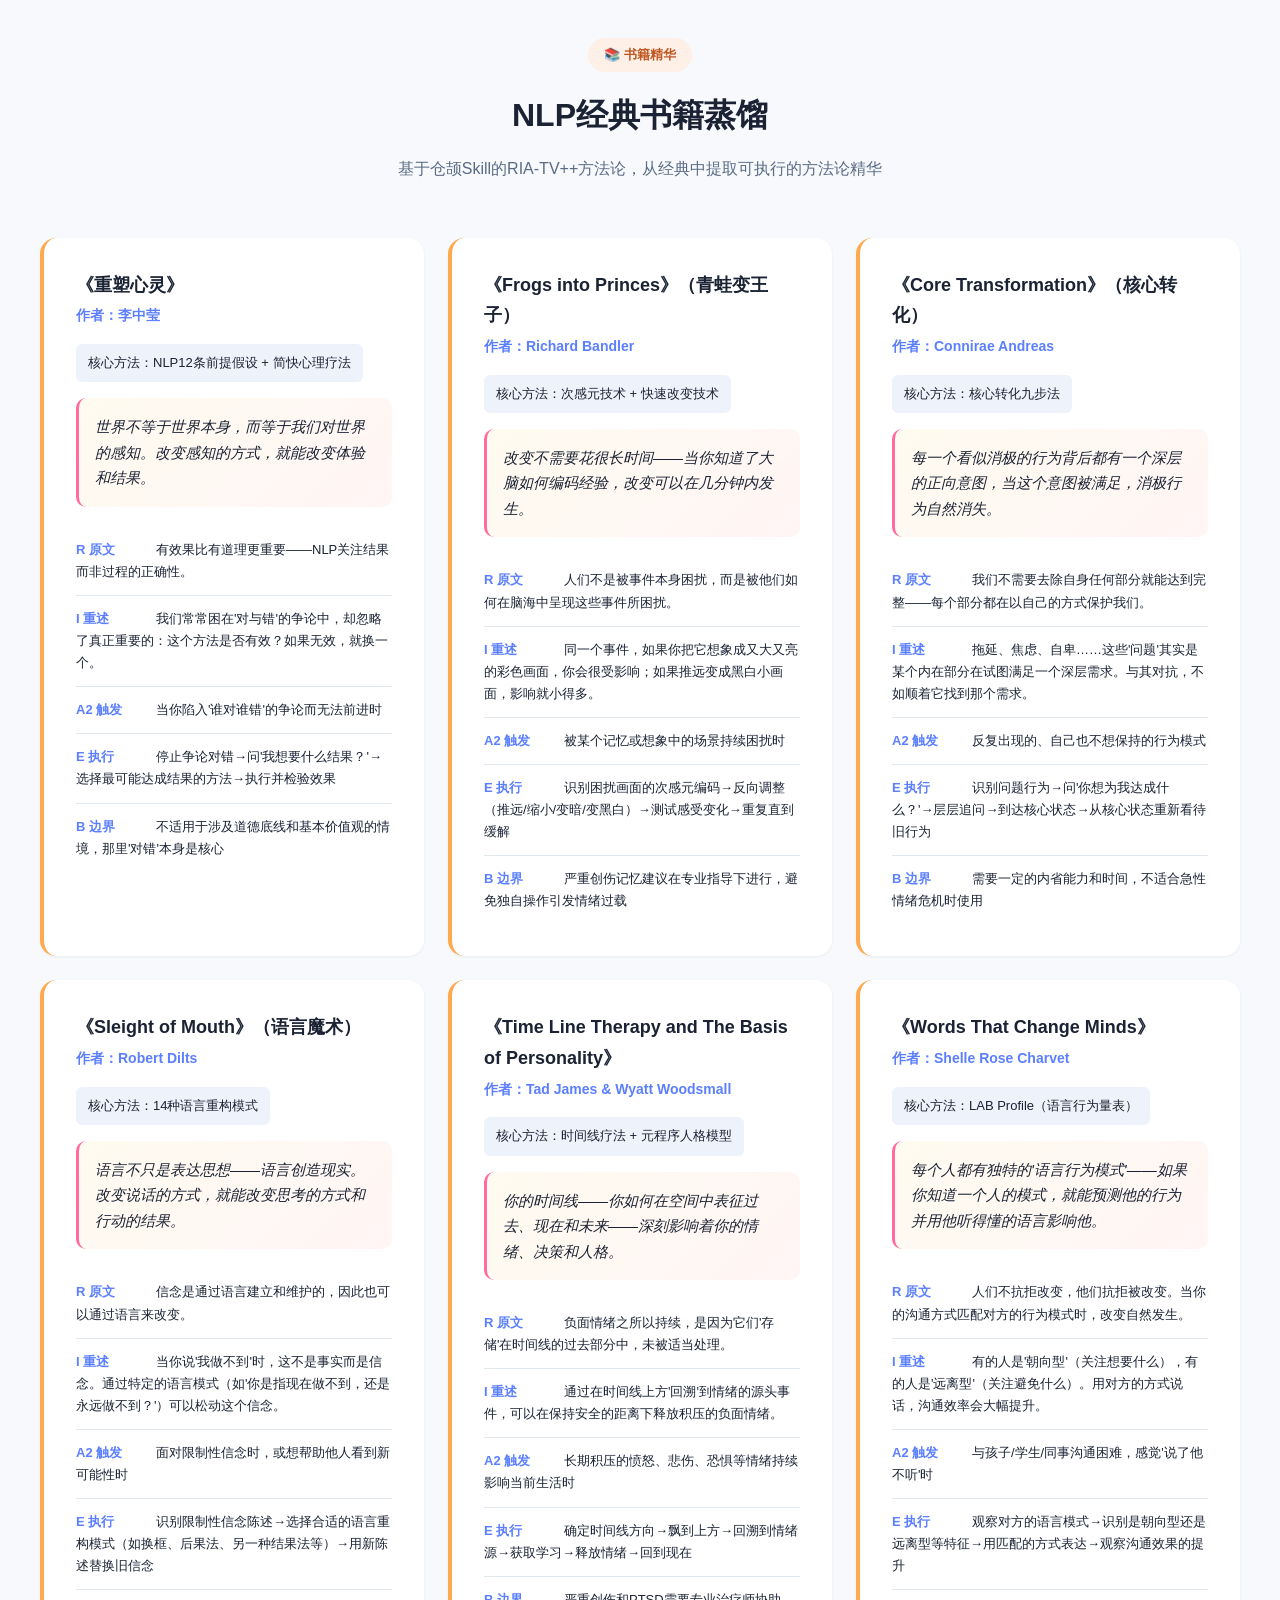
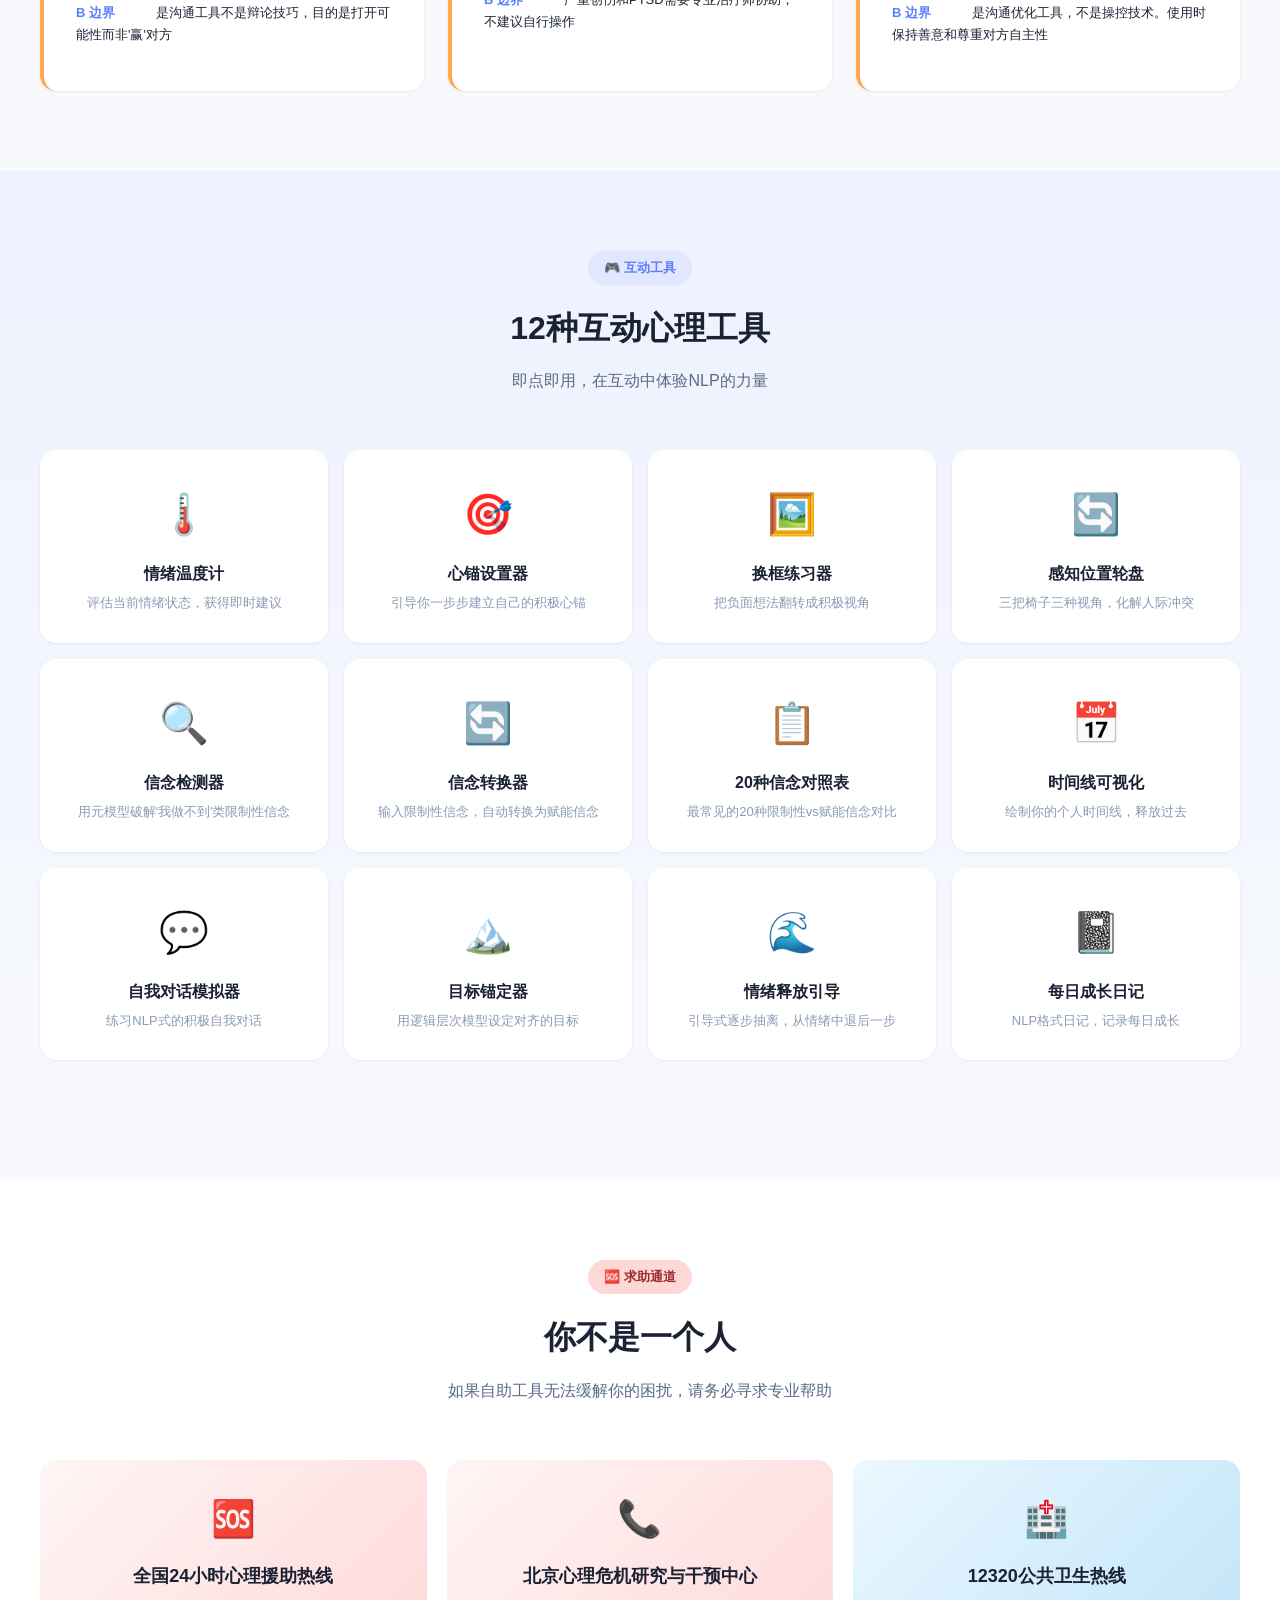
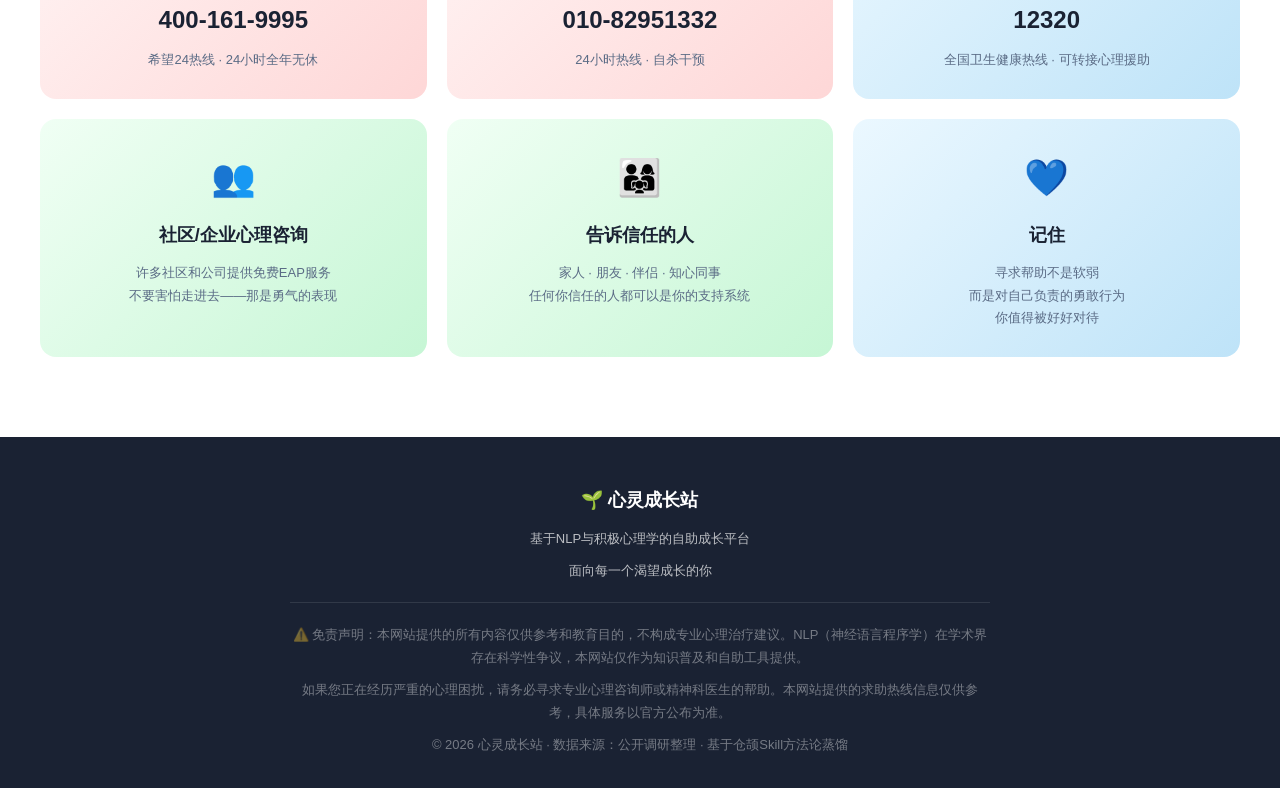
<file: inline.html>
<!DOCTYPE html>
<html lang="zh-CN">
<head>
  <meta charset="UTF-8">
  <meta name="viewport" content="width=device-width, initial-scale=1.0">
  <title>NLP心理学自助成长平台 | 心灵成长工具箱</title>
  <meta name="description" content="基于NLP（神经语言程序学）的自助成长心理学平台，涵盖全球及中国NLP专家、自助工具箱、互动心理工具，提供系统化可操作的自助成长方案。">
  <style>
/* ============================================================
   NLP心理学自助成长网站 - 样式表
   ============================================================ */

/* ---------- CSS变量 ---------- */
:root {
  --primary: #5B7FFF;
  --primary-light: #8BA5FF;
  --primary-dark: #3A5BDB;
  --secondary: #00C4A7;
  --accent: #FF6B9D;
  --warm: #FFA94D;
  --bg: #F7F9FC;
  --bg-card: #FFFFFF;
  --bg-soft: #EEF2FA;
  --text: #1A2233;
  --text-secondary: #5A6B85;
  --text-light: #8B9AB5;
  --border: #E2E8F0;
  --shadow-sm: 0 1px 3px rgba(0,0,0,0.06);
  --shadow-md: 0 4px 16px rgba(0,0,0,0.08);
  --shadow-lg: 0 12px 40px rgba(0,0,0,0.12);
  --radius: 16px;
  --radius-sm: 10px;
  --transition: 0.3s cubic-bezier(0.4, 0, 0.2, 1);
  --max-width: 1200px;
}

/* ---------- 重置 ---------- */
*, *::before, *::after { box-sizing: border-box; margin: 0; padding: 0; }
html { scroll-behavior: smooth; font-size: 16px; }
body {
  font-family: -apple-system, BlinkMacSystemFont, "Segoe UI", "PingFang SC", "Hiragino Sans GB", "Microsoft YaHei", "Helvetica Neue", Helvetica, Arial, sans-serif;
  background: var(--bg);
  color: var(--text);
  line-height: 1.7;
  -webkit-font-smoothing: antialiased;
}
a { color: inherit; text-decoration: none; }
ul { list-style: none; }
img { max-width: 100%; display: block; }

/* ---------- 导航栏 ---------- */
.navbar {
  position: fixed; top: 0; left: 0; right: 0; z-index: 1000;
  background: rgba(255,255,255,0.92);
  backdrop-filter: blur(12px);
  -webkit-backdrop-filter: blur(12px);
  border-bottom: 1px solid var(--border);
  transition: var(--transition);
}
.navbar-inner {
  max-width: var(--max-width); margin: 0 auto;
  display: flex; align-items: center; justify-content: space-between;
  padding: 12px 24px;
}
.navbar-logo {
  display: flex; align-items: center; gap: 10px;
  font-size: 18px; font-weight: 700; color: var(--primary);
}
.navbar-logo span { font-size: 26px; }
.navbar-links { display: flex; gap: 28px; }
.navbar-links a {
  font-size: 14px; font-weight: 500; color: var(--text-secondary);
  transition: var(--transition); position: relative;
}
.navbar-links a:hover { color: var(--primary); }
.navbar-links a::after {
  content: ''; position: absolute; bottom: -6px; left: 0; right: 0;
  height: 2px; background: var(--primary);
  transform: scaleX(0); transition: var(--transition); border-radius: 2px;
}
.navbar-links a:hover::after { transform: scaleX(1); }
.navbar-toggle { display: none; font-size: 24px; cursor: pointer; background: none; border: none; }

/* ---------- Hero ---------- */
.hero {
  position: relative;
  padding: 140px 24px 80px;
  text-align: center;
  background: linear-gradient(135deg, #EEF2FF 0%, #F0FDF4 50%, #FEF0F7 100%);
  overflow: hidden;
}
.hero::before {
  content: '';
  position: absolute; top: -50%; right: -10%;
  width: 500px; height: 500px;
  background: radial-gradient(circle, rgba(91,127,255,0.1) 0%, transparent 70%);
  border-radius: 50%;
}
.hero::after {
  content: '';
  position: absolute; bottom: -30%; left: -10%;
  width: 400px; height: 400px;
  background: radial-gradient(circle, rgba(0,196,167,0.1) 0%, transparent 70%);
  border-radius: 50%;
}
.hero-content { position: relative; z-index: 1; max-width: 800px; margin: 0 auto; }
.hero-badge {
  display: inline-flex; align-items: center; gap: 8px;
  background: rgba(255,255,255,0.8);
  padding: 8px 20px; border-radius: 100px;
  font-size: 13px; color: var(--primary); font-weight: 600;
  border: 1px solid rgba(91,127,255,0.2);
  margin-bottom: 24px;
}
.hero h1 {
  font-size: 42px; font-weight: 800; line-height: 1.3;
  margin-bottom: 20px;
  background: linear-gradient(135deg, var(--primary) 0%, var(--secondary) 50%, var(--accent) 100%);
  -webkit-background-clip: text; -webkit-text-fill-color: transparent;
  background-clip: text;
}
.hero p {
  font-size: 17px; color: var(--text-secondary); line-height: 1.8;
  margin-bottom: 36px;
}
.hero-buttons { display: flex; gap: 16px; justify-content: center; flex-wrap: wrap; }
.btn {
  display: inline-flex; align-items: center; gap: 8px;
  padding: 14px 32px; border-radius: 100px;
  font-size: 15px; font-weight: 600; cursor: pointer;
  transition: var(--transition); border: none; font-family: inherit;
}
.btn-primary {
  background: var(--primary); color: #fff;
  box-shadow: 0 4px 14px rgba(91,127,255,0.35);
}
.btn-primary:hover { background: var(--primary-dark); transform: translateY(-2px); box-shadow: 0 6px 20px rgba(91,127,255,0.4); }
.btn-secondary {
  background: rgba(255,255,255,0.9); color: var(--text);
  border: 1px solid var(--border);
}
.btn-secondary:hover { background: #fff; border-color: var(--primary); color: var(--primary); }

/* ---------- 通用Section ---------- */
.section { padding: 80px 24px; }
.section-inner { max-width: var(--max-width); margin: 0 auto; }
.section-header { text-align: center; margin-bottom: 56px; }
.section-tag {
  display: inline-block; padding: 6px 16px; border-radius: 100px;
  font-size: 13px; font-weight: 600; margin-bottom: 16px;
}
.section-header h2 { font-size: 32px; font-weight: 700; margin-bottom: 12px; }
.section-header p { font-size: 16px; color: var(--text-secondary); max-width: 600px; margin: 0 auto; }

/* ---------- 现状洞察 ---------- */
#crisis { background: linear-gradient(180deg, #FFFBFB 0%, var(--bg) 100%); }
#crisis .section-tag { background: #FFE5E5; color: #E53E3E; }
.stat-grid {
  display: grid; grid-template-columns: repeat(auto-fit, minmax(280px, 1fr));
  gap: 20px; margin-bottom: 48px;
}
.stat-card {
  background: var(--bg-card); border-radius: var(--radius);
  padding: 28px; box-shadow: var(--shadow-sm);
  border-left: 4px solid var(--accent);
  transition: var(--transition);
}
.stat-card:hover { box-shadow: var(--shadow-md); transform: translateY(-4px); }
.stat-value { font-size: 36px; font-weight: 800; color: var(--accent); margin-bottom: 8px; }
.stat-label { font-size: 15px; font-weight: 600; margin-bottom: 4px; }
.stat-desc { font-size: 13px; color: var(--text-light); }

.problem-grid { display: grid; grid-template-columns: repeat(auto-fit, minmax(320px, 1fr)); gap: 24px; margin-bottom: 40px; }
.problem-card {
  background: var(--bg-card); border-radius: var(--radius);
  padding: 32px; box-shadow: var(--shadow-sm);
  border-top: 4px solid var(--accent);
  transition: var(--transition);
}
.problem-card:hover { box-shadow: var(--shadow-md); }
.problem-card h3 { font-size: 22px; font-weight: 700; margin-bottom: 8px; }
.problem-card .proposer { font-size: 13px; color: var(--text-light); margin-bottom: 16px; }
.problem-card .definition { font-size: 14px; color: var(--text-secondary); margin-bottom: 20px; line-height: 1.8; }
.problem-card h4 { font-size: 14px; font-weight: 600; color: var(--primary); margin-bottom: 8px; }
.tag-list { display: flex; flex-wrap: wrap; gap: 8px; margin-bottom: 16px; }
.tag {
  display: inline-block; padding: 4px 12px; border-radius: 6px;
  font-size: 12px; font-weight: 500;
}
.tag-manifestation { background: #FFF0F0; color: #C53030; }
.tag-cause { background: #FFF8E1; color: #B7791F; }

/* ---------- NLP前提假设 ---------- */
#presuppositions { background: var(--bg-soft); }
#presuppositions .section-tag { background: #E0E7FF; color: var(--primary); }
.presup-grid {
  display: grid; grid-template-columns: repeat(auto-fit, minmax(300px, 1fr));
  gap: 16px;
}
.presup-card {
  background: var(--bg-card); border-radius: var(--radius-sm);
  padding: 24px; box-shadow: var(--shadow-sm);
  display: flex; gap: 16px; align-items: flex-start;
  transition: var(--transition);
  border: 1px solid transparent;
}
.presup-card:hover { border-color: var(--primary); box-shadow: var(--shadow-md); }
.presup-number {
  flex-shrink: 0; width: 36px; height: 36px;
  background: linear-gradient(135deg, var(--primary), var(--primary-light));
  border-radius: 50%; display: flex; align-items: center; justify-content: center;
  color: #fff; font-weight: 700; font-size: 14px;
}
.presup-text { font-size: 15px; font-weight: 500; line-height: 1.6; }

/* ---------- 专家页面 ---------- */
#experts .section-tag { background: #E0E7FF; color: var(--primary); }
.expert-tabs {
  display: flex; gap: 12px; justify-content: center; margin-bottom: 40px;
}
.tab-btn {
  padding: 10px 28px; border-radius: 100px;
  font-size: 14px; font-weight: 600; cursor: pointer;
  border: 2px solid var(--border); background: var(--bg-card);
  color: var(--text-secondary); transition: var(--transition);
}
.tab-btn.active { border-color: var(--primary); background: var(--primary); color: #fff; }
.expert-grid {
  display: grid; grid-template-columns: repeat(auto-fill, minmax(340px, 1fr));
  gap: 20px;
}
.expert-card {
  background: var(--bg-card); border-radius: var(--radius);
  padding: 28px; box-shadow: var(--shadow-sm);
  cursor: pointer; transition: var(--transition);
  border: 1px solid var(--border); position: relative; overflow: hidden;
}
.expert-card::before {
  content: ''; position: absolute; top: 0; left: 0; right: 0; height: 4px;
  background: linear-gradient(90deg, var(--primary), var(--secondary));
  transform: scaleX(0); transform-origin: left; transition: var(--transition);
}
.expert-card:hover { box-shadow: var(--shadow-lg); transform: translateY(-6px); border-color: transparent; }
.expert-card:hover::before { transform: scaleX(1); }
.expert-rank {
  position: absolute; top: 16px; right: 16px;
  width: 32px; height: 32px; border-radius: 50%;
  background: var(--bg-soft); color: var(--text-light);
  display: flex; align-items: center; justify-content: center;
  font-size: 13px; font-weight: 700;
}
.expert-card .category {
  display: inline-block; padding: 4px 12px; border-radius: 6px;
  font-size: 12px; font-weight: 600; margin-bottom: 12px;
  background: #EEF2FF; color: var(--primary);
}
.expert-card h3 { font-size: 20px; font-weight: 700; margin-bottom: 4px; }
.expert-card .name-en { font-size: 13px; color: var(--text-light); margin-bottom: 16px; }
.expert-card .nationality { font-size: 13px; color: var(--text-secondary); margin-bottom: 16px; }
.expert-quote {
  background: var(--bg-soft); border-radius: var(--radius-sm);
  padding: 16px; margin-bottom: 16px;
  font-size: 14px; font-style: italic; color: var(--text);
  border-left: 3px solid var(--accent);
}
.expert-quote::before { content: '"'; font-size: 28px; color: var(--accent); margin-right: 4px; }
.expert-card .techniques-preview {
  font-size: 13px; color: var(--text-light);
}
.expert-card .techniques-preview strong { color: var(--primary); }
.click-hint {
  margin-top: 16px; padding-top: 16px; border-top: 1px dashed var(--border);
  font-size: 13px; color: var(--primary); font-weight: 600;
  display: flex; align-items: center; gap: 6px;
}

/* ---------- 专家详情弹窗 ---------- */
.modal-overlay {
  position: fixed; inset: 0; z-index: 2000;
  background: rgba(0,0,0,0.5); backdrop-filter: blur(4px);
  display: none; align-items: center; justify-content: center;
  padding: 24px; opacity: 0; transition: opacity 0.3s;
}
.modal-overlay.active { display: flex; opacity: 1; }
.modal {
  background: var(--bg-card); border-radius: 20px;
  max-width: 640px; width: 100%; max-height: 85vh; overflow-y: auto;
  box-shadow: var(--shadow-lg); padding: 40px;
  transform: scale(0.9); transition: transform 0.3s;
}
.modal-overlay.active .modal { transform: scale(1); }
.modal-close {
  position: absolute; top: 16px; right: 16px;
  width: 36px; height: 36px; border-radius: 50%;
  background: var(--bg-soft); border: none; cursor: pointer;
  font-size: 18px; color: var(--text-light); transition: var(--transition);
}
.modal-close:hover { background: #FFD0D0; color: #E53E3E; }
.modal-category {
  display: inline-block; padding: 4px 12px; border-radius: 6px;
  font-size: 12px; font-weight: 600; margin-bottom: 12px;
  background: #EEF2FF; color: var(--primary);
}
.modal h2 { font-size: 26px; font-weight: 700; margin-bottom: 4px; }
.modal .modal-name-en { font-size: 14px; color: var(--text-light); margin-bottom: 24px; }
.modal-section { margin-bottom: 24px; }
.modal-section h4 {
  font-size: 14px; font-weight: 700; color: var(--primary);
  margin-bottom: 10px; display: flex; align-items: center; gap: 6px;
}
.modal-section h4::before { content: ''; width: 4px; height: 16px; background: var(--primary); border-radius: 2px; }
.modal-quote-box {
  background: linear-gradient(135deg, #FFF5F5, #FFF0F6);
  border-radius: var(--radius-sm); padding: 20px;
  font-size: 17px; font-weight: 600; color: var(--text);
  border-left: 4px solid var(--accent); position: relative;
}
.modal-quote-box::before {
  content: '"'; position: absolute; top: -10px; left: 16px;
  font-size: 48px; color: var(--accent); opacity: 0.3;
}
.modal-list li {
  padding: 8px 0; font-size: 14px; color: var(--text-secondary);
  border-bottom: 1px solid var(--border);
}
.modal-list li:last-child { border-bottom: none; }
.modal-list li::before { content: '•'; color: var(--primary); font-weight: bold; margin-right: 8px; }
.modal-viewpoint {
  font-size: 14px; color: var(--text-secondary); line-height: 1.8;
  background: var(--bg-soft); padding: 16px; border-radius: var(--radius-sm);
}

/* ---------- 自助工具箱 ---------- */
#toolkit { background: linear-gradient(180deg, #F0FFF4 0%, var(--bg) 100%); }
#toolkit .section-tag { background: #C6F6D5; color: #276749; }
.tool-grid {
  display: grid; grid-template-columns: repeat(auto-fill, minmax(360px, 1fr));
  gap: 24px;
}
.tool-card {
  background: var(--bg-card); border-radius: var(--radius);
  overflow: hidden; box-shadow: var(--shadow-sm);
  transition: var(--transition); border: 1px solid var(--border);
}
.tool-card:hover { box-shadow: var(--shadow-lg); transform: translateY(-4px); }
.tool-header {
  padding: 24px; background: linear-gradient(135deg, #F0FFF4, #E6FFFA);
  border-bottom: 1px solid var(--border);
}
.tool-header h3 { font-size: 20px; font-weight: 700; margin-bottom: 4px; }
.tool-header .subtitle { font-size: 13px; color: var(--text-secondary); margin-bottom: 12px; }
.tool-meta { display: flex; gap: 8px; flex-wrap: wrap; }
.tool-meta span {
  padding: 3px 10px; border-radius: 6px; font-size: 12px; font-weight: 500;
}
.meta-difficulty-easy { background: #C6F6D5; color: #276749; }
.meta-difficulty-mid { background: #FEEBC8; color: #9C4221; }
.meta-difficulty-hard { background: #FED7D7; color: #9B2C2C; }
.meta-duration { background: #BEE3F8; color: #2A4365; }
.tool-body { padding: 24px; }
.tool-scenario {
  font-size: 13px; color: var(--text-secondary); margin-bottom: 16px;
  padding: 12px; background: var(--bg-soft); border-radius: var(--radius-sm);
}
.tool-scenario strong { color: var(--primary); }
.tool-steps { margin-bottom: 16px; }
.tool-steps li {
  font-size: 14px; color: var(--text); padding: 8px 0;
  padding-left: 32px; position: relative; line-height: 1.6;
}
.tool-steps li::before {
  content: counter(step); counter-increment: step;
  position: absolute; left: 0; top: 8px;
  width: 22px; height: 22px; border-radius: 50%;
  background: var(--secondary); color: #fff;
  display: flex; align-items: center; justify-content: center;
  font-size: 11px; font-weight: 700;
}
.tool-steps { counter-reset: step; }
.tool-case {
  font-size: 13px; color: var(--text-secondary); line-height: 1.7;
  padding: 16px; background: #FFFBF0; border-radius: var(--radius-sm);
  border-left: 3px solid var(--warm); margin-bottom: 12px;
}
.tool-tip {
  font-size: 13px; color: var(--primary);
  padding: 12px; background: #EEF2FF; border-radius: var(--radius-sm);
  display: flex; gap: 8px; align-items: flex-start;
}
.tool-tip::before { content: '💡'; flex-shrink: 0; }

/* ---------- 书籍精华 ---------- */
#books .section-tag { background: #FEF0E6; color: #C05621; }
.book-grid {
  display: grid; grid-template-columns: repeat(auto-fill, minmax(380px, 1fr));
  gap: 24px;
}
.book-card {
  background: var(--bg-card); border-radius: var(--radius);
  padding: 32px; box-shadow: var(--shadow-sm);
  border-left: 4px solid var(--warm);
  transition: var(--transition);
}
.book-card:hover { box-shadow: var(--shadow-md); transform: translateY(-4px); }
.book-card h3 { font-size: 18px; font-weight: 700; margin-bottom: 4px; }
.book-card .book-author { font-size: 14px; color: var(--primary); font-weight: 600; margin-bottom: 16px; }
.book-card .core-method {
  font-size: 13px; padding: 8px 12px; background: var(--bg-soft);
  border-radius: 6px; margin-bottom: 16px; display: inline-block;
}
.book-key-insight {
  font-size: 15px; font-style: italic; color: var(--text);
  padding: 16px; background: linear-gradient(135deg, #FFFBF0, #FFF5F5);
  border-radius: var(--radius-sm); margin-bottom: 20px;
  border-left: 3px solid var(--accent);
}
.book-ria { }
.book-ria-item {
  padding: 12px 0; border-bottom: 1px solid var(--border);
  font-size: 13px; line-height: 1.7;
}
.book-ria-item:last-child { border-bottom: none; }
.book-ria-label {
  display: inline-block; width: 80px; font-weight: 700; color: var(--primary);
}

/* ---------- 互动工具 ---------- */
#interactive { background: linear-gradient(180deg, #EEF2FF 0%, var(--bg) 100%); }
#interactive .section-tag { background: #E0E7FF; color: var(--primary); }
.interactive-grid {
  display: grid; grid-template-columns: repeat(auto-fill, minmax(240px, 1fr));
  gap: 16px; margin-bottom: 40px;
}
.interactive-card {
  background: var(--bg-card); border-radius: var(--radius);
  padding: 28px 20px; text-align: center;
  box-shadow: var(--shadow-sm); cursor: pointer;
  transition: var(--transition); border: 2px solid transparent;
  position: relative; overflow: hidden;
}
.interactive-card::after {
  content: ''; position: absolute; bottom: 0; left: 0; right: 0; height: 3px;
  background: linear-gradient(90deg, var(--primary), var(--secondary));
  transform: scaleX(0); transition: var(--transition);
}
.interactive-card:hover { border-color: var(--primary-light); box-shadow: var(--shadow-md); transform: translateY(-4px); }
.interactive-card:hover::after { transform: scaleX(1); }
.interactive-icon { font-size: 40px; margin-bottom: 12px; }
.interactive-card h3 { font-size: 16px; font-weight: 700; margin-bottom: 6px; }
.interactive-card p { font-size: 13px; color: var(--text-light); line-height: 1.5; }

/* 互动工具面板 */
.tool-panel {
  display: none; background: var(--bg-card);
  border-radius: var(--radius); padding: 40px;
  box-shadow: var(--shadow-md);
}
.tool-panel.active { display: block; }
.tool-panel-header {
  display: flex; align-items: center; gap: 12px; margin-bottom: 24px;
  padding-bottom: 20px; border-bottom: 2px solid var(--border);
}
.tool-panel-header .icon { font-size: 32px; }
.tool-panel-header h3 { font-size: 22px; font-weight: 700; }
.tool-panel-header .back-btn {
  margin-left: auto; padding: 8px 20px;
  background: var(--bg-soft); border: none; border-radius: 100px;
  cursor: pointer; font-size: 14px; font-weight: 600; color: var(--text-secondary);
  transition: var(--transition); font-family: inherit;
}
.tool-panel-header .back-btn:hover { background: var(--primary); color: #fff; }
.tool-panel-body { min-height: 300px; }

/* 评估工具样式 */
.assessment-question { font-size: 17px; font-weight: 600; margin-bottom: 20px; }
.assessment-options { display: flex; flex-direction: column; gap: 12px; margin-bottom: 24px; }
.assessment-option {
  padding: 16px 20px; border: 2px solid var(--border); border-radius: var(--radius-sm);
  cursor: pointer; transition: var(--transition); font-size: 15px;
  display: flex; align-items: center; gap: 12px;
}
.assessment-option:hover { border-color: var(--primary); background: #EEF2FF; }
.assessment-option.selected { border-color: var(--primary); background: #EEF2FF; color: var(--primary); font-weight: 600; }
.assessment-option .radio {
  width: 20px; height: 20px; border-radius: 50%;
  border: 2px solid var(--border); flex-shrink: 0; transition: var(--transition);
}
.assessment-option.selected .radio { border-color: var(--primary); background: var(--primary); }

/* 引导工具样式 */
.guided-step { display: none; }
.guided-step.active { display: block; animation: fadeIn 0.4s; }
.guided-step h4 { font-size: 18px; font-weight: 700; margin-bottom: 12px; color: var(--primary); }
.guided-step p { font-size: 15px; color: var(--text-secondary); margin-bottom: 20px; line-height: 1.8; }
.guided-step textarea {
  width: 100%; min-height: 100px; padding: 16px;
  border: 2px solid var(--border); border-radius: var(--radius-sm);
  font-size: 14px; font-family: inherit; resize: vertical; transition: var(--transition);
}
.guided-step textarea:focus { outline: none; border-color: var(--primary); }
.guided-nav { display: flex; justify-content: space-between; margin-top: 24px; }
.guided-result {
  background: linear-gradient(135deg, #F0FFF4, #E6FFFA);
  padding: 24px; border-radius: var(--radius); text-align: center;
}
.guided-result h4 { font-size: 20px; margin-bottom: 12px; color: #276749; }

/* 情绪滑块 */
.mood-slider-container { margin: 30px 0; }
.mood-slider {
  -webkit-appearance: none; appearance: none;
  width: 100%; height: 8px; border-radius: 4px;
  background: linear-gradient(90deg, #48BB78, #F6E05E, #F56565);
  outline: none;
}
.mood-slider::-webkit-slider-thumb {
  -webkit-appearance: none; appearance: none;
  width: 24px; height: 24px; border-radius: 50%;
  background: #fff; border: 3px solid var(--primary);
  cursor: pointer; box-shadow: var(--shadow-sm);
}
.mood-labels { display: flex; justify-content: space-between; margin-top: 8px; font-size: 12px; color: var(--text-light); }

/* 结果卡片 */
.result-card {
  background: var(--bg-card); border-radius: var(--radius);
  padding: 32px; box-shadow: var(--shadow-md); text-align: center;
  animation: fadeIn 0.5s;
}
.result-card .result-icon { font-size: 48px; margin-bottom: 16px; }
.result-card h4 { font-size: 22px; font-weight: 700; margin-bottom: 12px; }
.result-card .result-score { font-size: 36px; font-weight: 800; color: var(--primary); margin: 16px 0; }
.result-card .result-desc { font-size: 15px; color: var(--text-secondary); line-height: 1.8; margin-bottom: 24px; }
.result-suggestions { text-align: left; margin: 20px 0; }
.result-suggestions li {
  padding: 10px 0; font-size: 14px; color: var(--text);
  border-bottom: 1px solid var(--border);
}
.result-suggestions li::before { content: '→ '; color: var(--secondary); font-weight: bold; }
.suggestion-link {
  color: var(--primary); font-weight: 600; text-decoration: underline;
  cursor: pointer; transition: var(--transition);
}
.suggestion-link:hover { color: var(--primary-dark); text-decoration: none; background: var(--bg-soft); border-radius: 4px; padding: 2px 6px; margin: -2px -6px; }

/* 日记工具 */
.journal-entry {
  background: var(--bg-soft); border-radius: var(--radius-sm);
  padding: 16px; margin-bottom: 12px; font-size: 14px;
}
.journal-entry .journal-date { font-weight: 700; color: var(--primary); margin-bottom: 4px; font-size: 13px; }

/* 聊天模拟器 */
.chat-container { max-height: 400px; overflow-y: auto; padding: 16px; background: var(--bg-soft); border-radius: var(--radius-sm); }
.chat-message { margin-bottom: 12px; max-width: 80%; }
.chat-message.user { margin-left: auto; }
.chat-bubble {
  padding: 12px 16px; border-radius: 16px; font-size: 14px; line-height: 1.6;
}
.chat-message.bot .chat-bubble { background: var(--bg-card); border: 1px solid var(--border); }
.chat-message.user .chat-bubble { background: var(--primary); color: #fff; }
.chat-input { display: flex; gap: 8px; margin-top: 16px; }
.chat-input input {
  flex: 1; padding: 12px 16px; border: 2px solid var(--border);
  border-radius: 100px; font-size: 14px; font-family: inherit;
}
.chat-input input:focus { outline: none; border-color: var(--primary); }
.chat-input button {
  padding: 12px 24px; background: var(--primary); color: #fff;
  border: none; border-radius: 100px; cursor: pointer;
  font-weight: 600; font-family: inherit; transition: var(--transition);
}
.chat-input button:hover { background: var(--primary-dark); }

/* 动画 */
@keyframes fadeIn { from { opacity: 0; transform: translateY(10px); } to { opacity: 1; transform: translateY(0); } }
@keyframes slideIn { from { opacity: 0; transform: translateX(-20px); } to { opacity: 1; transform: translateX(0); } }

/* ---------- 求助通道 ---------- */
#help { background: var(--bg-card); }
#help .section-tag { background: #FED7D7; color: #9B2C2C; }
.help-grid { display: grid; grid-template-columns: repeat(auto-fit, minmax(300px, 1fr)); gap: 20px; }
.help-card {
  padding: 28px; border-radius: var(--radius); text-align: center;
  transition: var(--transition);
}
.help-card:hover { transform: translateY(-4px); box-shadow: var(--shadow-md); }
.help-red { background: linear-gradient(135deg, #FFF5F5, #FED7D7); }
.help-blue { background: linear-gradient(135deg, #EBF8FF, #BEE3F8); }
.help-green { background: linear-gradient(135deg, #F0FFF4, #C6F6D5); }
.help-card .help-icon { font-size: 36px; margin-bottom: 12px; }
.help-card h3 { font-size: 18px; font-weight: 700; margin-bottom: 8px; }
.help-card .help-number { font-size: 24px; font-weight: 800; margin: 8px 0; }
.help-card p { font-size: 13px; color: var(--text-secondary); }

/* ---------- Footer ---------- */
.footer {
  background: var(--text); color: rgba(255,255,255,0.7);
  padding: 48px 24px 24px; text-align: center;
}
.footer h3 { color: #fff; font-size: 18px; margin-bottom: 12px; }
.footer p { font-size: 13px; line-height: 1.8; margin-bottom: 8px; }
.footer .disclaimer {
  max-width: 700px; margin: 20px auto 0; padding-top: 20px;
  border-top: 1px solid rgba(255,255,255,0.1);
  font-size: 12px; color: rgba(255,255,255,0.4);
}

/* ---------- 响应式 ---------- */
@media (max-width: 768px) {
  .navbar-links { display: none; }
  .navbar-toggle { display: block; }
  .navbar-links.open {
    display: flex; flex-direction: column; position: absolute;
    top: 100%; left: 0; right: 0; background: #fff;
    padding: 16px 24px; gap: 16px; box-shadow: var(--shadow-md);
  }
  .hero { padding: 120px 16px 60px; }
  .hero h1 { font-size: 28px; }
  .hero p { font-size: 15px; }
  .section { padding: 56px 16px; }
  .section-header h2 { font-size: 24px; }
  .expert-grid { grid-template-columns: 1fr; }
  .tool-grid { grid-template-columns: 1fr; }
  .book-grid { grid-template-columns: 1fr; }
  .interactive-grid { grid-template-columns: repeat(2, 1fr); }
  .modal { padding: 24px; }
}

</style>
  <link rel="icon" href="data:image/svg+xml,<svg xmlns='http://www.w3.org/2000/svg' viewBox='0 0 100 100'><text y='.9em' font-size='90'>🌱</text></svg>">
</head>
<body>

<!-- ====== 导航栏 ====== -->
<nav class="navbar">
  <div class="navbar-inner">
    <a href="#hero" class="navbar-logo"><span>🌱</span> 心灵成长站</a>
    <div class="navbar-links" id="navLinks">
      <a href="#presuppositions">核心理念</a>
      <a href="#experts">NLP大师</a>
      <a href="#toolkit">自助工具箱</a>
      <a href="#books">书籍精华</a>
      <a href="#interactive">互动工具</a>
      <a href="#help">求助通道</a>
    </div>
    <button class="navbar-toggle" onclick="document.getElementById('navLinks').classList.toggle('open')">☰</button>
  </div>
</nav>

<!-- ====== Hero ====== -->
<section class="hero" id="hero">
  <div class="hero-content">
    <div class="hero-badge">🌍 全球30位NLP专家 · 10种自助方法 · 12种互动工具</div>
    <h1>用心理学的力量<br>点亮每一个被困住的心灵</h1>
    <p>面向所有曾经或正在经历迷茫、焦虑、停滞的人<br>基于NLP（神经语言程序学）与积极心理学<br>提供系统化、可操作的自助成长方案</p>
    <div class="hero-buttons">
      <a href="#toolkit" class="btn btn-primary">探索自助工具箱 →</a>
      <a href="#interactive" class="btn btn-secondary">体验互动工具</a>
    </div>
  </div>
</section>

<!-- ====== NLP核心理念 ====== -->
<section class="section" id="presuppositions">
  <div class="section-inner">
    <div class="section-header">
      <span class="section-tag">💡 核心理念</span>
      <h2>NLP十二条前提假设</h2>
      <p>这些不是"真理"，而是"有用的假设"——当你带着这些假设生活，很多困境会自然松动</p>
    </div>
    <div class="presup-grid" id="presupGrid"></div>
  </div>
</section>

<!-- ====== NLP专家 ====== -->
<section class="section" id="experts">
  <div class="section-inner">
    <div class="section-header">
      <span class="section-tag">👥 NLP大师</span>
      <h2>全球与中国NLP领域专家</h2>
      <p>点击任意专家卡片，查看其金句、特色技术和主要观点</p>
    </div>
    <div class="expert-tabs">
      <button class="tab-btn active" data-tab="global">🌍 全球Top 20</button>
      <button class="tab-btn" data-tab="china">🇨🇳 中国Top 10</button>
    </div>
    <div class="expert-grid" id="expertGrid"></div>
  </div>
</section>

<!-- ====== 自助工具箱 ====== -->
<section class="section" id="toolkit">
  <div class="section-inner">
    <div class="section-header">
      <span class="section-tag">🧰 自助工具箱</span>
      <h2>10种NLP自助方法</h2>
      <p>每种方法都包含详细操作步骤和真实案例，按需取用，反复练习</p>
    </div>
    <div class="tool-grid" id="toolGrid"></div>
  </div>
</section>

<!-- ====== 书籍精华 ====== -->
<section class="section" id="books">
  <div class="section-inner">
    <div class="section-header">
      <span class="section-tag">📚 书籍精华</span>
      <h2>NLP经典书籍蒸馏</h2>
      <p>基于仓颉Skill的RIA-TV++方法论，从经典中提取可执行的方法论精华</p>
    </div>
    <div class="book-grid" id="bookGrid"></div>
  </div>
</section>

<!-- ====== 互动工具 ====== -->
<section class="section" id="interactive">
  <div class="section-inner">
    <div class="section-header">
      <span class="section-tag">🎮 互动工具</span>
      <h2>12种互动心理工具</h2>
      <p>即点即用，在互动中体验NLP的力量</p>
    </div>
    <div class="interactive-grid" id="interactiveGrid"></div>
  </div>
</section>

<!-- ====== 互动工具模态弹窗 ====== -->
<div class="modal-overlay" id="toolModal" onclick="if(event.target===this)closeToolPanel()">
  <div class="modal" id="toolModalContent" style="max-width:680px;">
    <div class="tool-panel-header" style="display:flex;align-items:center;gap:12px;margin-bottom:20px;padding-bottom:20px;border-bottom:2px solid var(--border);position:sticky;top:0;background:var(--bg-card);z-index:1;border-radius:20px 20px 0 0;">
      <span class="icon" id="panelIcon" style="font-size:32px;"></span>
      <h3 id="panelTitle" style="font-size:22px;font-weight:700;flex:1;"></h3>
      <button class="modal-close" onclick="closeToolPanel()" style="position:static;width:36px;height:36px;border-radius:50%;background:var(--bg-soft);border:none;cursor:pointer;font-size:18px;color:var(--text-light);transition:var(--transition);">✕</button>
    </div>
    <div class="tool-panel-body" id="panelBody"></div>
  </div>
</div>

<!-- ====== 求助通道 ====== -->
<section class="section" id="help">
  <div class="section-inner">
    <div class="section-header">
      <span class="section-tag">🆘 求助通道</span>
      <h2>你不是一个人</h2>
      <p>如果自助工具无法缓解你的困扰，请务必寻求专业帮助</p>
    </div>
    <div class="help-grid">
      <div class="help-card help-red">
        <div class="help-icon">🆘</div>
        <h3>全国24小时心理援助热线</h3>
        <div class="help-number">400-161-9995</div>
        <p>希望24热线 · 24小时全年无休</p>
      </div>
      <div class="help-card help-red">
        <div class="help-icon">📞</div>
        <h3>北京心理危机研究与干预中心</h3>
        <div class="help-number">010-82951332</div>
        <p>24小时热线 · 自杀干预</p>
      </div>
      <div class="help-card help-blue">
        <div class="help-icon">🏥</div>
        <h3>12320公共卫生热线</h3>
        <div class="help-number">12320</div>
        <p>全国卫生健康热线 · 可转接心理援助</p>
      </div>
      <div class="help-card help-green">
        <div class="help-icon">👥</div>
        <h3>社区/企业心理咨询</h3>
        <p style="margin-top:12px;">许多社区和公司提供免费EAP服务<br>不要害怕走进去——那是勇气的表现</p>
      </div>
      <div class="help-card help-green">
        <div class="help-icon">👨‍👩‍👧</div>
        <h3>告诉信任的人</h3>
        <p style="margin-top:12px;">家人 · 朋友 · 伴侣 · 知心同事<br>任何你信任的人都可以是你的支持系统</p>
      </div>
      <div class="help-card help-blue">
        <div class="help-icon">💙</div>
        <h3>记住</h3>
        <p style="margin-top:12px;">寻求帮助不是软弱<br>而是对自己负责的勇敢行为<br>你值得被好好对待</p>
      </div>
    </div>
  </div>
</section>

<!-- ====== Footer ====== -->
<footer class="footer">
  <h3>🌱 心灵成长站</h3>
  <p>基于NLP与积极心理学的自助成长平台</p>
  <p>面向每一个渴望成长的你</p>
  <div class="disclaimer">
    <p>⚠️ 免责声明：本网站提供的所有内容仅供参考和教育目的，不构成专业心理治疗建议。NLP（神经语言程序学）在学术界存在科学性争议，本网站仅作为知识普及和自助工具提供。</p>
    <p>如果您正在经历严重的心理困扰，请务必寻求专业心理咨询师或精神科医生的帮助。本网站提供的求助热线信息仅供参考，具体服务以官方公布为准。</p>
    <p>© 2026 心灵成长站 · 数据来源：公开调研整理 · 基于仓颉Skill方法论蒸馏</p>
  </div>
</footer>

<!-- ====== 专家详情弹窗 ====== -->
<div class="modal-overlay" id="expertModal" onclick="if(event.target===this)closeModal()">
  <div class="modal" id="modalContent"></div>
</div>

<script>
// ============================================================
// NLP心理学自助成长网站 - 数据文件
// ============================================================

// ------------------------------------------------------------
// 1. 现状洞察 - 中小学生心理问题数据
// ------------------------------------------------------------
const crisisData = {
  stats: [
    { value: "17.5%", label: "6-16岁精神障碍总患病率", desc: "每6个孩子就有1个存在心理健康问题" },
    { value: "10%→40%", label: "抑郁检出率阶梯上升", desc: "小学10% → 初中25-30% → 高中35-40%" },
    { value: "30%", label: "中学生厌学率", desc: "其中重度厌学达5-10%" },
    { value: "<20%", label: "就诊率", desc: "29%家长要等孩子求助4次以上才带其就诊" },
    { value: "58%", label: "抑郁患者自杀意念率", desc: "青少年抑郁患者中超过半数有自杀想法" },
    { value: "40.1%→8.2%", label: "家庭忽视的影响", desc: "母亲高忽视vs低忽视，孩子抑郁风险大幅下降" }
  ],
  problems: [
    {
      title: "空心病",
      proposer: "徐凯文（北京大学心理健康教育与咨询中心）",
      definition: "核心症状是价值观断裂和意义感坍缩，患者外表优秀但内心空洞，缺乏存在意义。不同于典型抑郁症，抗抑郁药物效果有限。",
      manifestations: ["感到内心空虚", "对一切失去兴趣", "不知道自己为什么活着", "强烈的无意义感", "完美主义却缺乏动力"],
      causes: ["唯分数论的教育评价体系", "家庭过度保护下的自主感缺失", "社会功利化价值观的渗透", "缺乏超越性的精神追求"]
    },
    {
      title: "躺平",
      proposer: "社会文化现象",
      definition: "面对持续压力和无力感时，学生选择降低期望、放弃竞争、以消极抵抗方式应对。表现为学业退缩、社交回避、生活低欲望。",
      manifestations: ["作业拖延或拒交", "课堂趴睡或走神", "拒绝参加集体活动", "沉迷手机/游戏逃避现实", "对前途漠不关心"],
      causes: ["内卷化竞争下的习得性无助", "努力与回报不成正比的现实认知", "同伴比较中的自我贬低", "家庭高期望与个人能力的落差"]
    },
    {
      title: "厌学",
      proposer: "多维度分类",
      definition: "对学习活动持久的负面态度和行为，可分为动因性厌学（缺乏动力）、心因性厌学（心理创伤导致）和混合型。",
      manifestations: ["拒绝上学或频繁请假", "考试焦虑/躯体化症状", "对学校/老师/同学产生敌意", "学习自我效能感极低", "可能伴随自伤行为"],
      causes: ["学业挫败积累", "师生/同伴关系创伤", "家庭功能失调", "学习障碍未被发现", "心理基础问题（抑郁/焦虑）"]
    }
  ],
  interventionFramework: {
    school: ["心理健康课程常态化", "建立预警筛查机制", "教师心理健康素养培训", "减负与评价改革"],
    family: ["从成绩导向转向关系导向", "情感回应优先于问题解决", "允许孩子表达负面情绪", "降低控制，增加自主空间"],
    individual: ["NLP简快干预技术", "意义疗法/存在主义取向", "认知行为疗法(CBT)", "正念与接纳承诺疗法(ACT)", "积极心理学优势培养"]
  }
};

// ------------------------------------------------------------
// 2. 全球Top 20 NLP专家
// ------------------------------------------------------------
const globalExperts = [
  { rank:1, name_en:"Richard Bandler", name_cn:"理查德·班德勒", nationality:"美国", category:"NLP创始人",
    works:["The Structure of Magic I & II","Frogs into Princes","Using Your Brain for a Change","Time for a Change"],
    techniques:["元模型(Meta-Model)","心锚技术(Anchoring)","重新框架(Reframing)","次感元技术(Submodalities)","设计人类工程(DHE)"],
    quote:"沟通的意义在于你所得到的回应。",
    viewpoint:"NLP联合创始人，认为人类大脑像计算机一样可以被'编程'，通过改变思维模式的语言结构可以快速改变行为。强调实用主义，关注'什么有效'而非'什么真实'。" },
  { rank:2, name_en:"John Grinder", name_cn:"约翰·格林德", nationality:"美国", category:"NLP创始人",
    works:["The Structure of Magic I & II","Patterns of the Hypnotic Techniques of Milton Erickson","Turtles All the Way Down","Whispering in the Wind"],
    techniques:["元模型(Meta-Model)","米尔顿模型(Milton Model)","NLP模仿技术","新编码NLP(New Code NLP)"],
    quote:"新编码是一套模式，旨在纠正经典编码中的设计缺陷。",
    viewpoint:"NLP联合创始人，语言学博士。强调模仿(Modeling)是NLP的核心活动，认为经典NLP存在编码缺陷，新编码通过无内容的高性能状态来实现更生态的改变。" },
  { rank:3, name_en:"Frank Pucelik", name_cn:"法兰克·普思里克", nationality:"美国", category:"NLP联合创始人",
    works:["Magic of NLP Demystified","The Origins of Neuro Linguistic Programming"],
    techniques:["元模型联合开发","格式塔治疗与NLP融合","NLP商业领导力应用"],
    quote:"每一个人都是行走的奇迹。",
    viewpoint:"NLP的'神秘第三人'，与Bandler最早开始研究格式塔治疗语言模式。将NLP应用于商业培训和东欧社会公益，尤其在乌克兰建立青少年戒毒康复中心。" },
  { rank:4, name_en:"Robert Dilts", name_cn:"罗伯特·迪尔茨", nationality:"美国", category:"系统NLP创始人",
    works:["Changing Belief Systems with NLP","Sleight of Mouth","From Coach to Awakener","The Hero's Journey"],
    techniques:["逻辑层次模型(Logical Levels)","重塑印记法(Reimprinting)","语言魔术(Sleight of Mouth)","卓越元素解码(SFM)"],
    quote:"摆脱的唯一办法是深入。",
    viewpoint:"对NLP发展贡献最大的人之一，在Bateson基础上发展出逻辑层次模型。率先将NLP应用于组织发展、教育、健康和领导力领域，长期担任苹果、谷歌、迪士尼等企业教练。" },
  { rank:5, name_en:"Judith DeLozier", name_cn:"朱迪斯·德洛齐尔", nationality:"美国", category:"NLP新编码联合创始人",
    works:["Neuro-Linguistic Programming Vol. I","Turtles All the Way Down","The Encyclopedia of Systemic NLP"],
    techniques:["NLP新编码","感知位置(Perceptual Positions)","注意力训练","舞蹈SCORE技术","身体语法(Somatic Syntax)"],
    quote:"我们需要与无意识建立关系，而非支配它。",
    viewpoint:"NLP新编码联合创始人，将芭蕾舞和刚果舞背景融入NLP，推动舞蹈和运动作为NLP主要工具。致力于跨文化能力发展，强调意识与无意识之间的协作关系。" },
  { rank:6, name_en:"Carmen Bostic St Clair", name_cn:"卡门·博斯蒂克·圣克莱尔", nationality:"美国", category:"NLP新编码联合创始人",
    works:["Whispering in the Wind"],
    techniques:["新编码NLP联合开发","无内容高性能状态","组织变革咨询"],
    quote:"NLP是研究主观经验和人类卓越表现之结构的学问。",
    viewpoint:"Quantum Leap公司创始人，自80年代末与Grinder共同开发New Code NLP。专注于将NLP应用于跨国企业组织变革和跨文化挑战。" },
  { rank:7, name_en:"Steve Andreas", name_cn:"史蒂夫·安德烈亚斯", nationality:"美国", category:"NLP出版先驱",
    works:["Change Your Mind—And Keep the Change","Heart of the Mind","Transforming Negative Self-Talk","Six Blind Elephants"],
    techniques:["Swish模式优化版","决策终结者","宽恕模式","自我概念改变","羞耻化解","哀伤处理流程"],
    quote:"地图不是疆域，但地图是我们所拥有的一切。",
    viewpoint:"创办Real People Press出版了第一批NLP畅销书。与妻子Connirae共同创立NLP Comprehensive，对次感元技术和自我概念改变做出系统性贡献。2018年去世。" },
  { rank:8, name_en:"Connirae Andreas", name_cn:"康妮尔·安德烈亚斯", nationality:"美国", category:"NLP核心开发者",
    works:["Core Transformation","Change Your Mind—And Keep the Change","Heart of the Mind","Coming to Wholeness"],
    techniques:["核心转化(Core Transformation)","完整性工作(Wholeness Work)","感知位置对齐","眼动整合疗法"],
    quote:"我们不需要去除自身任何部分就能达到完整。",
    viewpoint:"Core Transformation和Wholeness Work创始人。Core Transformation通过局限性作为入口进入和平、合一和临在状态。将东方灵性教导与NLP技术结合。" },
  { rank:9, name_en:"Tad James", name_cn:"泰德·詹姆斯", nationality:"美国", category:"时间线疗法创始人",
    works:["Time Line Therapy and The Basis of Personality","The Secret of Creating Your Future","Hypnosis: A Comprehensive Guide"],
    techniques:["时间线疗法®(Time Line Therapy®)","创造未来法®","7天加速NLP训练格式","基于时间线的情绪释放"],
    quote:"你的'时间线'是你无意识中存储记忆的方式，也是你如何区分过去记忆和未来投射的方式。",
    viewpoint:"时间线疗法创始人，被Bandler认证为第二位NLP Master Trainer。通过在无意识层面释放负面情绪和限制性信念，在分钟而非数月内创造持久改变。2022年去世。" },
  { rank:10, name_en:"Wyatt Woodsmall", name_cn:"怀亚特·伍德斯莫", nationality:"美国", category:"元程序与人格建模专家",
    works:["Time Line Therapy and the Basis of Personality","Metaprograms","Advanced Behavioral Modeling"],
    techniques:["高级行为建模(Advanced Behavioral Modeling™)","元程序系统化","价值观层级模型","人格画像(Personality Profiling)"],
    quote:"要理解他人，你必须先理解自己。",
    viewpoint:"与Tad James合著系统化了元程序和价值观研究。将元程序从治疗扩展到商业和组织应用，其元程序框架成为LAB Profile等工具的理论基础。" },
  { rank:11, name_en:"Leslie Cameron-Bandler", name_cn:"莱斯利·卡梅伦-班德勒", nationality:"美国", category:"元程序先驱",
    works:["Solutions","The Emprint Method","Know How","Emotional Hostage"],
    techniques:["元程序首次系统化","命令自我法(Imperative Self Method)","NLP伴侣/性治疗应用","Practitioner认证标准"],
    quote:"决定关系质量的不是问题本身，而是行为模式。",
    viewpoint:"NLP创始人团队最早期核心成员之一，曾是Bandler的妻子。1982年首次发现并系统化了元程序，为后来所有元程序研究奠定基础。1989年退出NLP领域。" },
  { rank:12, name_en:"David Gordon", name_cn:"大卫·戈登", nationality:"美国", category:"NLP模仿技术先驱",
    works:["Therapeutic Metaphors","Phoenix: The Therapeutic Patterns of Milton Erickson","The Emprint Method","Expanding Your World"],
    techniques:["治疗性隐喻(Therapeutic Metaphors)","体验矩阵(Experiential Array)","信念模板(Belief Template)","高级NLP模仿技术"],
    quote:"隐喻中有音乐，那是个人感知在人类经验模式上奏出的和弦。",
    viewpoint:"NLP原始开发团队成员之一，以治疗性隐喻和模仿工作闻名。Therapeutic Metaphors是NLP领域经典著作。近20年专注模仿技术研究，开发了Experiential Array等工具。" },
  { rank:13, name_en:"Stephen Gilligan", name_cn:"斯蒂芬·吉利根", nationality:"美国", category:"生成式改变代表",
    works:["Therapeutic Trances","The Courage to Love","The Legacy of Milton Erickson","Generative Trance","The Hero's Journey"],
    techniques:["自我关系心理治疗","生成式催眠(Generative Trance)","生成式改变(Generative Change)","赞助法(Sponsorship)"],
    quote:"症状往往是一个失败但具有深层意义的解决方案的表达。",
    viewpoint:"Erickson最年轻且最投入的学生之一，斯坦福大学心理学博士。将艾瑞克森催眠、NLP、合气道、佛教冥想整合，发展出自我关系心理治疗和生成式改变方法。与Dilts共同创立IAGC。" },
  { rank:14, name_en:"L. Michael Hall", name_cn:"迈可·霍尔", nationality:"美国", category:"神经语义学创始人",
    works:["Meta-States: Managing the Higher Levels of Your Mind","Dragon Slaying","The Structure of Personality","NLP Going Meta","Winning the Inner Game"],
    techniques:["大成状态模型(Meta-States)","神经语义学(Neuro-Semantics)","大成教练系统(Meta-Coaching)","矩阵模型(Matrix Model)","框架游戏(Frame Games)"],
    quote:"如我们所想，如我们所感；如我们所感，如我们所行；如我们所行，如我们所成。",
    viewpoint:"1994年创建Meta-States模型，被INLPTA评为'1995年对NLP最重要的贡献'。基于Meta-States创建神经语义学和大成教练系统。出版超过55本书，NLP领域最高产作家之一。" },
  { rank:15, name_en:"Ian McDermott", name_cn:"伊恩·麦克德莫特", nationality:"英国", category:"欧洲NLP领军人物",
    works:["Principles of NLP","NLP and Health","The Art of Systems Thinking","The NLP Coach","The Coaching Bible"],
    techniques:["NLP与系统思考整合","NLP在健康领域应用","NLP教练技术系统化","协作式领导力"],
    quote:"知识在应用并产生积极影响时才成为智慧。",
    viewpoint:"1988年创立ITS，欧洲NLP传播核心推动者。Exeter大学商学院荣誉院士。将NLP与系统思考整合，推动NLP在企业管理、健康和教练领域应用。著作翻译为15种语言。" },
  { rank:16, name_en:"Joseph O'Connor", name_cn:"约瑟夫·奥康纳", nationality:"英国", category:"NLP国际传播者",
    works:["Not Pulling Strings(欧洲第一本NLP著作)","Introducing NLP","Principles of NLP","Leading With NLP","Coaching with NLP","Coaching the Brain"],
    techniques:["NLP与教练技术系统整合","NLP与神经科学结合","NLP在领导力中应用","NLP在销售中应用"],
    quote:"NLP是卓越的心理学——研究杰出成就者如何做到他们所做的。",
    viewpoint:"写了欧洲第一本NLP著作，Introducing NLP成为全球最畅销NLP入门教科书之一，翻译为30种语言。国际教练社区(ICC)联合创始人。将NLP扩展到教练、领导力、销售和神经科学领域。" },
  { rank:17, name_en:"Shelle Rose Charvet", name_cn:"雪儿·罗斯·夏尔凡", nationality:"加拿大", category:"语言行为模式权威",
    works:["Words That Change Minds(畅销20种语言)","The Customer is Bothering Me"],
    techniques:["语言行为量表(LAB Profile®)","14种语言行为模式","影响力语言系统","动机识别软件(Libretta®)"],
    quote:"人们不抗拒改变，他们抗拒被改变。",
    viewpoint:"影响力语言领域国际权威。Words That Change Minds被Forbes评为最佳管理书籍之一。在超过30个国家帮助组织提升影响力和沟通效果，客户包括IBM、UNESCO、CERN。" },
  { rank:18, name_en:"Paul McKenna", name_cn:"保罗·麦肯纳", nationality:"英国", category:"NLP大众化推广代表",
    works:["I Can Make You Thin(英国史上最畅销自助书)","Change Your Life in 7 Days","I Can Make You Confident","I Can Make You Happy","Quit Smoking Today"],
    techniques:["NLP与催眠结合的大众化应用","NLP在减肥/戒烟/自信等自助系统","NLP与CBT整合技术","团体催眠与NLP结合训练"],
    quote:"你的大脑像一台电脑——它运行你安装的程序。安装更好的程序，得到更好的结果。",
    viewpoint:"被《泰晤士报》评为'世界上最重要的现代自助大师之一'，书籍销量超过1000万册，翻译为32种语言。从电台DJ转型为NLP和催眠训练师，将NLP和催眠技术大众化推广最成功的人。" },
  { rank:19, name_en:"Tim Hallbom", name_cn:"蒂姆·哈尔布姆", nationality:"美国", category:"NLP健康领域代表",
    works:["Beliefs: Pathways to Health and Well-Being","NLP: The New Technology of Achievement"],
    techniques:["消除过敏法(Allergy Elimination Technique)","NLP World Health Community联合创立","健康导向重塑印记","健康导向信念整合"],
    quote:"人们不会因为理解问题的原因而改变，而是因为发现了新的可能性而改变。",
    viewpoint:"与Dilts和Suzi Smith合著Beliefs一书，系统化了NLP在健康领域应用。联合创立NLP World Health Community，将NLP从心理治疗扩展到身体健康干预领域。" },
  { rank:20, name_en:"Richard Bolstad", name_cn:"理查德·博尔斯塔德", nationality:"新西兰", category:"亚太地区NLP代表",
    works:["RESOLVE: A New Model of Therapy","Transforming Communication","The Structure of Personality","Innovations in NLP"],
    techniques:["RESOLVE治疗模型","个人力量模型","NLP与心理治疗系统整合","NLP在PTSD中应用","NLP与中医/气功结合"],
    quote:"疗愈发生在我们将意识与大脑更深层结构连接之时。",
    viewpoint:"新西兰NLP培训核心推动者。开发RESOLVE治疗模型，将NLP快速干预与心理治疗人际深度整合。在波斯尼亚战后PTSD治疗、地震后创伤干预中做出杰出贡献。2017年获ANLP国际NLP奖。" }
];

// ------------------------------------------------------------
// 3. 中国Top 10 NLP专家
// ------------------------------------------------------------
const chinaExperts = [
  { rank:1, name:"李中莹", city:"香港/北京", category:"NLP引入大陆第一人",
    works:["《重塑心灵》","《NLP简快心理疗法》","《爱上双人舞》","《简快身心积极疗法》","《过好这一生的10个真相》"],
    techniques:["简快身心积极疗法(创始人)","'自我价值'理论","'三赢'原则(我好/你好/世界好)","逐步抽离法","自我整合法","反败为胜法","人生拓扑图","三层世界模型"],
    quote:"有效果比有道理更重要。NLP是把焦点放在'效果'上，并坚持'三赢'的学问。",
    viewpoint:"最早将NLP完整系统引入中国大陆(1998年)，被誉为'华人世界的国际级NLP大师'。创立'简快身心积极疗法'，是世界上第一个以NLP技巧为中心的专业心理辅导课程体系。同时将系统排列、运动机制学、健脑操、催眠治疗等多门学问引入中国。" },
  { rank:2, name:"张国维", city:"香港", category:"国内NLP泰斗",
    works:["《NLP专业执行师国际文凭课程》","《NLP高级执行师》","《NLP国际导师班》","《NLP亲子关系工作坊》"],
    techniques:["系统派NLP","NLP12条前提假设系统阐释","时间线治疗","NLP亲子教育技术"],
    quote:"凡事必有至少三个解决方法。每个人都已经具备使自己成功快乐的资源。",
    viewpoint:"国内NLP泰斗级人物，全亚洲首位荣获国际NLP专业学会'资深导师(FMT)'。培养了现今中国大陆众多的NLP导师，是李中莹之外另一条重要的NLP传承脉络。其导师班被誉为'NLP黄埔军校'。" },
  { rank:3, name:"徐敬东", city:"上海", category:"大陆首位ABNLP+ABH双重认证导师",
    works:["《人本管理技术》","《NLP高级执行师证书课程》","《幸福人生》","《魅力人生》","《财富人生》"],
    techniques:["NLP与催眠技术结合","人格完善与价值观提升理论","时间线治疗","企业管理中的NLP应用","幸福工程体系建设"],
    quote:"NLP是成人教育里皇冠上的明珠。",
    viewpoint:"中国大陆地区首位获ABNLP和ABH双重认证的授证NLP导师。其创办的卓越心灵成长学院是大陆首个获得上述机构认证的专业NLP和催眠技术授证培训机构。" },
  { rank:4, name:"黄启团", city:"广州", category:"中国NLP学院创办人",
    works:["《NLP教练式管理》","《NLP职业生涯规划》","《NLP教练式父母》","《NLP智慧语言模式》","《NLP消费心理学》"],
    techniques:["NLP教练式管理","NLP专业教练技术","中国式教练学问","萨提亚家族治疗","九型性格"],
    quote:"将西方心理学和中国国学有机地融为一体，让你做到并成为习惯。",
    viewpoint:"中国NLP学院(nlp.cn)创办人，业内人称'团长'。联合创立心理学平台'壹心理'，投资了多家心理机构。是NLP在中国企业管理、教练技术领域本土化应用的重要推动者。" },
  { rank:5, name:"舒俊琳", city:"广州", category:"生命教练意识进化训练系统创立者",
    works:["《升级你的大脑》","《构建心灵宽带网》","《关系领袖》","《锐变》","《英雄之旅》"],
    techniques:["生命教练意识进化训练系统","西方心理学与东方传统文化融会贯通","艾瑞克森催眠模式","NLP在领导力/沟通/高效学习中的应用"],
    quote:"把西方的心理学和东方的传统文化、佛学融会贯通，更好地支持到组织和家庭中人的发展和成长。",
    viewpoint:"国内最早的NLP研究者和发展者之一。拥有16年心理咨询实践经验，处理个案超过2000个。创立生命教练意识进化训练系统，长期担任中山大学MBA课程精修班授课导师。" },
  { rank:6, name:"郑立峰", city:"香港/全国", category:"中国系统排列首席导师",
    works:["《家庭系统排列：重建家庭秩序 让爱自然流动》","译著《寻找心灵的镜子》","《家庭系统排列入门》","主编《真相——治疗心灵的妙方》"],
    techniques:["家庭/组织系统排列","身心语言程序学(NLP导师资质)","NLP与系统排列结合的心理干预技术"],
    quote:"给中国人多一个选择。",
    viewpoint:"中国系统排列领域标杆性人物，首位完成德国国际系统排列强化培训的中国人。主持逾百场系统排列工作坊及16届导师培训课程。2009年编制首套国际系统排列课程大纲并在奥地利发表。" },
  { rank:7, name:"虢海平", city:"长沙", category:"NLP界集大成者",
    works:["《NLP专业执行师国际文凭课程》","《NLP公众影响力——演讲培训技巧》","《NLP教练精英训练营》","《NLP亲子导师班》"],
    techniques:["NLP集大成者——整合多位国际大师技术","大成教练/团队教练","NLP时间线治疗","组织/家族系统排列","本体与能量指导"],
    quote:"随风潜入夜，润物细无声。",
    viewpoint:"被誉为'NLP界集大成者'，中国NLP大学创始人之一。拥有十年心理行为训练经验，是少数同时获得李中莹、张国维、朱迪三大NLP传承体系导师认证的人物。" },
  { rank:8, name:"戴志强", city:"马来西亚籍/中国", category:"首个在华中文传授NLP教练技术的华人",
    works:["NLP教练技术系列课程","心理辅导与个人企业辅导"],
    techniques:["NLP与教练技术深度结合","潜意识沟通技术","萨提亚家庭治疗模式","九型人格","系统排列","催眠治疗"],
    quote:"人的成长不是从修改缺点来的，而是从学习，从增加方法、工具、选择而来。",
    viewpoint:"中国NLP顶尖三大华人导师之一。第一个在中国以中文传授NLP教练技术的华人培训师，擅长与人的潜意识沟通。将20多年工商管理经验与NLP结合，在企业运用领域特别出色。" },
  { rank:9, name:"曾亮", city:"北京", category:"乐唐创始人/NLP+国学结合",
    works:["《智慧人生·经典班》","《智慧父母导师训练计划》","《神奇的语言结构》","《走进经典·解惑人生》"],
    techniques:["NLP与国学精粹结合","'转念'疗愈技术(认知重构)","检定语言/模糊语言/回应术","NLP在亲子教育领域应用","系统排列"],
    quote:"有一个地方超越对错，我在这里等你。",
    viewpoint:"耕耘教育培训行业十余年，累计直接和间接帮助上百万人。国内仅有的能够讲授检定语言、模糊语言和回应术等语言结构课程的导师之一。将NLP理念与中国国学精粹结合。" },
  { rank:10, name:"冯晓强", city:"上海/吉林", category:"中国NLP商学院创始人",
    works:["《NLP总裁商战智慧》系列(精华班、卓越班、策略班、销讲班、弟子班)"],
    techniques:["NLP商战应用","3P理论(企业业绩倍增的三扇窗口)","人脑三套软件原理","NLP心理学在商业实战中应用","小品式幽默教学风格"],
    quote:"管人管思想，思想到底是什么？老板站讲台，企业灵魂就在。沟通的意思取决于对方的回应！",
    viewpoint:"中国NLP商学院创始人，将NLP心理学聚焦于商业实战应用。以'10年垄断型企业经验+36年经商感悟'为基础，是NLP在中国企业总裁培训领域商业化最成功的代表人物。" }
];

// ------------------------------------------------------------
// 4. NLP核心前提假设（12条）
// ------------------------------------------------------------
const nlpPresuppositions = [
  "没有两个人是一样的。",
  "一个人不能控制另一个人。",
  "有效果比有道理更重要。",
  "只有由感官经验塑造出来的世界，没有绝对的真实世界。",
  "沟通的意义决定于对方的回应。",
  "重复旧的做法，只会得到旧的结果。",
  "凡事必有至少三个解决方法。",
  "每个人都选择给自己最佳利益的行为。",
  "每个人都已经具备使自己成功快乐的资源。",
  "在任何系统中，最灵活的部分是最能影响大局的部分。",
  "没有挫败，只有回应信息。",
  "动机和情绪总不会错，只是行为没有效果而已。"
];

// ------------------------------------------------------------
// 5. 自助工具箱 - 10种详细操作方法
// ------------------------------------------------------------
const toolkit = [
  {
    id: "anchoring",
    title: "心锚技术",
    subtitle: "Anchoring — 一键触发积极状态",
    origin: "Richard Bandler",
    difficulty: "初级",
    duration: "5-10分钟",
    scenario: "考试前紧张、上台演讲前焦虑、需要快速进入专注状态时",
    steps: [
      "回忆一个你感到极度自信、平静或快乐的时刻（越具体越好，比如某次获奖的瞬间）",
      "闭上眼睛，充分沉浸在那个记忆中。让画面越来越清晰，声音越来越响亮，感受越来越强烈",
      "当积极感受达到最高点时，做一个独特的身体动作（如握紧右拳、按住左手腕内侧、深呼吸同时触摸耳垂）——这就是你的'心锚'",
      "保持动作2-3秒，然后松开。打破状态（站起来走动一下，想些无关的事）",
      "重复步骤1-4，至少3-5次，直到仅做身体动作就能自动唤起积极感受",
      "测试：在平常状态下做那个身体动作，感受是否自动出现？如果是，心锚建立成功"
    ],
    case: "【案例】高一学生小林，每次考试前都会手心出汗、脑子空白。他回忆起小学时在全校朗诵比赛获得一等奖的瞬间——站在台上，掌声雷动，他感到无比自信。他选择'握紧右拳'作为心锚。经过一周每天练习3次后，考试前他只需握紧右拳，就能感受到一股暖流从胸口涌起，紧张感明显减轻，考试成绩从班级中游提升至前15名。",
    tip: "心锚的关键是'独特性'和'时机'——选择一个你平时不会做的动作，并在感受最强烈的那一刻设定。"
  },
  {
    id: "reframing",
    title: "换框法",
    subtitle: "Reframing — 改变视角，改变意义",
    origin: "Richard Bandler & John Grinder",
    difficulty: "初级",
    duration: "10-15分钟",
    scenario: "遇到挫折感到绝望、对某件事有强烈负面情绪、觉得'我做不到'时",
    steps: [
      "写出让你困扰的事件或想法，用一句话描述（如：'我考试又考砸了，我太笨了'）",
      "情境换框：问自己'在什么情况下，这件事会有积极意义？'（如：这次失败让我提前发现了知识漏洞，比高考才发现好得多）",
      "意义换框：问自己'这件事还能意味着什么？'列出至少5个不同的解读角度",
      "行为换框：问自己'这种反应背后的正面动机是什么？'（如：感到挫败是因为我在乎自己的未来）",
      "选择一个让你感觉最好的新框架，把它写成新的陈述句",
      "体会身体感受的变化——当你用新框架思考时，身体是否更放松？如果感觉更好，就反复强化这个新视角"
    ],
    case: "【案例】初三女生小雯因为被好朋友孤立而痛苦，认为'没有人喜欢我'。通过换框法：情境换框——'这也许是让我学会独立、不过度依赖他人认可的机会'；意义换框——'失去虚假的朋友，才能腾出空间给真正的朋友'；行为换_frame——'痛苦说明我有珍惜关系的能力'。两周后，她主动加入了学校的读书社团，认识了新朋友，对原来的关系也不再执着。",
    tip: "换框不是'自我欺骗'，而是看到同一件事的多个面向。任何事件本身是中性的，意义是我们赋予的。"
  },
  {
    id: "submodalities",
    title: "次感元调整",
    subtitle: "Submodalities — 编辑你的内在体验",
    origin: "Richard Bandler",
    difficulty: "中级",
    duration: "10-20分钟",
    scenario: "无法摆脱某段痛苦记忆、对某件事恐惧、想增强积极记忆的感受时",
    steps: [
      "想一件让你害怕或痛苦的事，注意你脑海中出现的画面——是彩色还是黑白？是近还是远？是动的还是静的？有没有声音？",
      "把这些特征记录下来（这就是你的'次感元'编码）：亮度、色彩、距离、大小、音量、清晰度",
      "现在做一个实验：把画面推远，推到10米之外——感受有什么变化？",
      "把彩色变成黑白——感受有什么变化？",
      "加上一段滑稽的背景音乐（如马戏团音乐）——感受有什么变化？",
      "把画面缩小到一个邮票大小，放在视野左下角——感受有什么变化？",
      "找到那些让你感觉明显改善的调整方式，组合起来反复使用，直到原来的负面感受大幅减弱",
      "对积极记忆做反向操作：把画面放大、变亮、变彩色、加上激昂的音乐——让美好感受更强烈"
    ],
    case: "【案例】初二男生小杰被同学当众嘲笑后，每次走进教室都会回放那个场景，画面又大又亮又清晰。通过次感元调整：他把嘲笑的画面推远到10米外、变成黑白、加上小黄人的笑声背景音。练习3天后，他报告说'想起那件事时就像在看一部模糊的老默片，完全不再难受了'，课堂专注力明显恢复。",
    tip: "次感元是你大脑的'编辑器'。改变画面的编码方式，感受就会自动改变——这就是大脑工作的原理。"
  },
  {
    id: "timeline",
    title: "时间线情绪释放",
    subtitle: "Timeline Therapy — 与过去和解，向未来迈进",
    origin: "Tad James",
    difficulty: "中级",
    duration: "15-30分钟",
    scenario: "被过去的某段经历持续困扰、对未来感到迷茫恐惧、想要释放积压的负面情绪时",
    steps: [
      "确定你的时间线方向：闭上眼想一想'过去'在哪里——是在你身后？左边？还是右边？'未来'又在哪个方向？",
      "想象自己飘浮到时间线上方，俯瞰你的整个人生时间线",
      "找到时间线上第一个让你感到强烈负面情绪的事件，飘到那个位置的正上方",
      "保持在高处观察那个事件——从上面看，你能看到事件的来龙去脉，也能看到年幼的自己",
      "问自己：这件事教会了我什么？我从中学到了什么重要的功课？",
      "当你确认已经获得了学习，对那个年幼的自己说一句温暖的话，然后释放掉负面情绪（可以想象情绪像云一样飘走）",
      "飘回到现在，注意你对那件事的感受已经不同了",
      "飘到未来的时间线上，找一个你想要实现的目标，站在那个位置感受已经实现的满足感，然后带着这份感觉回到现在"
    ],
    case: "【案例】高一学生小陈从小被父亲打骂，对父亲充满愤怒。在时间线练习中，他飘到5岁时被父亲打的那天上方，从高处看到父亲其实是工作压力很大、不懂得如何教育孩子。他说出了'爸爸，我知道你也是第一次做父亲'。释放练习后，他报告虽然不认同父亲的做法，但内心不再被愤怒控制，睡眠质量明显改善，也能更冷静地与父亲沟通。",
    tip: "从时间线上方看事件，能自动获得'更大视角'。这不是为伤害找借口，而是释放困住你的情绪能量。"
  },
  {
    id: "metamodel",
    title: "元模型提问",
    subtitle: "Meta-Model — 破解限制性语言",
    origin: "Richard Bandler & John Grinder",
    difficulty: "中级",
    duration: "10-15分钟",
    scenario: "被'我做不到''没人喜欢我''学习没用'等想法困住时",
    steps: [
      "写下你的限制性想法，原样记录（如：'我永远学不好数学'）",
      "检测'删减'——问：你怎么知道？具体哪部分学不好？是所有数学内容还是某个知识点？",
      "检测'扭曲'——问：谁说的？你自己认为还是别人说的？有什么证据支持这个判断？",
      "检测'泛化'——问：'永远'是什么意思？有没有哪次你数学考得还不错？'学不好'的标准是什么？",
      "检测'因果/等价'——问：学不好数学就意味着什么？它会导致什么后果？这个因果逻辑真的成立吗？",
      "用更准确、更具体的语言重新表述：'我在函数部分还需要加强练习，之前几何和代数都考过80分以上'",
      "体会新表述带来的身体感受——是否更轻松、更有行动力？"
    ],
    case: "【案例】初二女生小露反复说'我什么都做不好'。通过元模型提问：'什么都知道不好吗？'→'也不是，语文还行'→'所以不是什么都做不好，是有些科目还需要提升'→'哪些科目？'→'数学和物理'→'具体哪部分？'→'物理的力学部分'。她从'我什么都做不好'这个泛化的绝望，精确定位到'物理力学需要专项练习'这个可行动的目标，焦虑感从8分降到3分，开始主动寻求物理老师帮助。",
    tip: "限制性信念往往使用'总是''永远''从不''什么都'等泛化词汇。用元模型提问把这些'语言陷阱'还原为具体事实。"
  },
  {
    id: "perceptual",
    title: "感知位置切换",
    subtitle: "Perceptual Positions — 三把椅子三种智慧",
    origin: "John Grinder & Judith DeLozier",
    difficulty: "中级",
    duration: "15-20分钟",
    scenario: "与人发生冲突无法理解对方、陷入人际关系的情绪僵局时",
    steps: [
      "准备三把椅子或三个位置，分别代表：第一位置（你自己）、第二位置（对方）、第三位置（旁观者）",
      "坐在第一位置：回忆冲突场景，充分表达你的感受和想法。'我感到…因为…我希望…'",
      "站起来，抖动身体打破状态，坐到第二位置：想象自己变成了对方。从对方的角度看这件事——'我（对方）感到…因为…我希望…'",
      "再站起来打破状态，坐到第三位置：作为一个中立的旁观者，客观地看这两个人的互动——'我看到两个人各自有合理的需要，但沟通方式…'",
      "从第三位置思考：有什么是两个位置都没看到但很重要的？有没有双方共赢的可能？",
      "带着第三位置的智慧回到第一位置：现在你会怎么做？你对对方的理解有什么变化？",
      "如果愿意，可以再切换到第二位置，感受一下你对对方态度的变化是否影响了你对他的感知"
    ],
    case: "【案例】高一学生小杨与母亲因手机使用爆发激烈冲突。在第一位置，他感到'被控制、不被信任'。切换到第二位置（母亲视角），他惊讶地发现母亲是'担心他视力下降、成绩下滑，但又不知道怎么沟通才好'。第三位置让他看到'两个人都想表达关心，但都在用让对方不舒服的方式'。练习后他主动找母亲谈心，双方约定了每天使用手机的时段，冲突明显减少。",
    tip: "感知位置切换是培养同理心的最快方法。当你真正'站到对方的位置'时，很多愤怒会自然消解。"
  },
  {
    id: "core_transformation",
    title: "核心转化法",
    subtitle: "Core Transformation — 与内在深层需求对话",
    origin: "Connirae Andreas",
    difficulty: "高级",
    duration: "20-40分钟",
    scenario: "反复出现的行为模式让你困扰、感到内在矛盾、想要深层自我理解时",
    steps: [
      "识别一个你想改变的行为或感受（如：拖延、自卑、焦虑），对它说'你好'",
      "问这个部分：'你做这件事，是想为我达成什么？'倾听第一个浮现的答案（如：'想让我安全'）",
      "接受这个答案，然后问：'如果你已经得到了安全，这会带给你什么更重要的东西？'（如：'安心'）",
      "继续追问：'如果你已经得到了安心，这又带给你什么更重要的？'——层层深入",
      "通常经过5-8层追问，你会到达一个核心状态：和平、存在感、爱、归属、合一……",
      "当你触碰到核心状态时，停留一会儿，充分体验这种感受",
      "从核心状态回望原来的行为：现在你还需要那个旧行为吗？核心状态是否已经满足了它真正的需求？",
      "带着核心状态的感受回到日常生活，让这种深层满足感指引你的行动"
    ],
    case: "【案例】初三男生小明严重拖延，每天作业写到凌晨。核心转化过程：拖延→想让我轻松→如果轻松了→就有时间玩→如果有时间玩→就感到自由→如果自由了→就证明我掌控自己的人生→如果掌控了→就感到存在的意义→核心状态：存在感。他意识到拖延其实是在对抗'被安排的人生'。触碰到存在感后，他说'我不需要用拖延来证明自己存在，我可以用主动选择来活出自己'。两周后作业完成时间提前到晚上10点。",
    tip: "核心转化的精妙在于：不与问题对抗，而是顺着它的'正向意图'一路深入到灵魂深处的需求。当核心需求被满足，旧行为自然松动。"
  },
  {
    id: "swish",
    title: "Swish模式",
    subtitle: "Swish Pattern — 用新画面替换旧习惯",
    origin: "Richard Bandler",
    difficulty: "中级",
    duration: "5-10分钟",
    scenario: "想改掉一个具体的坏习惯（咬指甲、玩手机、零食过量等）时",
    steps: [
      "识别触发坏习惯的线索画面——当你想咬指甲时，你看到的第一个画面是什么？（通常是手指靠近嘴的画面）",
      "创建一个理想自我的画面——你希望成为的样子（自信、手指完好、健康的人），让这个画面充满吸引力",
      "把理想画面缩小、变暗，放在线索画面的右下角",
      "快速执行Swish：在大脑中同时把线索画面缩小变暗、理想画面放大变亮——'嗖'的一声，瞬间替换！",
      "清除大脑画面（想些别的），然后重复步骤4，至少做7-10次，每次都更快",
      "测试：现在想那个原来的线索画面，你的第一反应还是想咬指甲吗？通常已经不想了",
      "在真实情境中遇到触发时，理想画面会自动浮现，阻断旧习惯"
    ],
    case: "【案例】初二女生小美有严重的手机依赖，一写作业就想刷短视频。线索画面：手拿起手机打开App的瞬间。理想画面：自己坐在书桌前专注学习、期末拿到满意成绩单的笑脸。她每天做Swish练习10次，持续一周。第二周她报告：'拿起手机时脑子里会自动弹出那个好成绩的画面，然后我会放下手机开始写作业'。手机使用时间从每天4小时降到1小时。",
    tip: "Swish的关键是速度——越快越好，像换台一样瞬间切换。大脑会被新的、更有吸引力的画面'劫持'，自动阻断旧行为模式。"
  },
  {
    id: "logical_levels",
    title: "逻辑层次对齐",
    subtitle: "Logical Levels — 从身份到环境的全面校准",
    origin: "Robert Dilts",
    difficulty: "中级",
    duration: "15-25分钟",
    scenario: "设定重要目标、感到内在矛盾、想要找到行动的方向和动力时",
    steps: [
      "在纸上画出六个层次（从上到下）：身份→信念/价值观→能力→行为→环境",
      "在最上层'身份'写下：我想成为一个什么样的人？（如：一个终身学习者）",
      "在'信念/价值观'层写下：成为这样的人，我需要相信什么？什么对我很重要？（如：相信成长比成绩重要、重视好奇心）",
      "在'能力'层写下：我需要发展什么能力？（如：专注力、时间管理、批判性思维）",
      "在'行为'层写下：我每天具体要做什么？（如：每天阅读30分钟、做错题分析、写学习反思）",
      "在'环境'层写下：我需要什么资源和环境支持？（如：安静的书桌、图书馆借书证、学习伙伴）",
      "从上到下检查：每一层是否支持上一层？有没有矛盾？（如：信念说'成长比成绩重要'，但行为全是刷题——这就是不对齐）",
      "调整不一致的部分，直到六个层次形成一条清晰的'贯通线'——从'我是谁'到'我在哪里做什么'完全一致"
    ],
    case: "【案例】高一学生小涛成绩中等，感到迷茫。逻辑层次分析：身份想成为'有创造力的人'，但信念是'只有考上好大学才有出路'（矛盾），能力上缺乏创意表达机会，行为上全是应试刷题，环境中没有创造性活动。通过调整：信念改为'大学是一个路径，不是唯一路径，创造力才是核心竞争力'；能力增加'每周写一篇创意写作'；行为调整为'每天1小时自由阅读+30分钟创意写作'。一个月后他说'第一次觉得学习有了方向感'。",
    tip: "当六个层次对齐时，你会感到一种内在的'贯通感'——不纠结、不内耗，行动自然有力量。"
  },
  {
    id: "dissociation",
    title: "逐步抽离法",
    subtitle: "Step-by-Step Dissociation — 从情绪中退后一步",
    origin: "李中莹（简快身心积极疗法）",
    difficulty: "初级",
    duration: "5-10分钟",
    scenario: "被某种强烈情绪（愤怒、焦虑、悲伤）淹没、无法冷静思考时",
    steps: [
      "注意到你正在体验的强烈情绪，给这个情绪打分（0-10分）",
      "想象你可以'飘'出来，飘到身体上方2米处，从上面看着坐在椅子上的自己",
      "从上方观察'那个自己'正在经历什么情绪——注意你现在是'观察者'而不是'体验者'",
      "如果情绪仍然强烈，再飘高一点，飘到5米、10米高处，直到你能平静地观察那个画面",
      "从高处问自己：那个情绪想告诉我什么？它在保护什么？",
      "当你获得了信息，感谢那个情绪，然后慢慢地飘回身体里",
      "重新评估情绪分数——通常会显著下降",
      "如果需要，可以重复这个过程，直到情绪降到可控范围（3分以下）"
    ],
    case: "【案例】初三女生小琪在模考失利后崩溃大哭，情绪10分。老师引导她做逐步抽离：飘到2米高处看哭泣的自己→分数降到7分；再飘到5米高→降到4分；从高处她意识到'哭泣是因为害怕让妈妈失望'。飘回身体后情绪降到2分，她说'我知道该怎么做了，回去先分析错题，然后和妈妈聊聊我的真实感受'。",
    tip: "情绪是'身在其中'时最强烈。一旦你退后一步成为'观察者'，情绪强度就会自动下降。这不是压抑，而是获得空间。"
  }
];

// ------------------------------------------------------------
// 6. 书籍精华（基于仓颉skill RIA-TV++方法论提取）
// ------------------------------------------------------------
const bookDigests = [
  {
    title: "《重塑心灵》",
    author: "李中莹",
    core_method: "NLP12条前提假设 + 简快心理疗法",
    key_insight: "世界不等于世界本身，而等于我们对世界的感知。改变感知的方式，就能改变体验和结果。",
    ria: {
      reading: "有效果比有道理更重要——NLP关注结果而非过程的正确性。",
      interpretation: "我们常常困在'对与错'的争论中，却忽略了真正重要的：这个方法是否有效？如果无效，就换一个。",
      application_trigger: "当你陷入'谁对谁错'的争论而无法前进时",
      execution: "停止争论对错→问'我想要什么结果？'→选择最可能达成结果的方法→执行并检验效果",
      boundary: "不适用于涉及道德底线和基本价值观的情境，那里'对错'本身是核心"
    }
  },
  {
    title: "《Frogs into Princes》（青蛙变王子）",
    author: "Richard Bandler",
    core_method: "次感元技术 + 快速改变技术",
    key_insight: "改变不需要花很长时间——当你知道了大脑如何编码经验，改变可以在几分钟内发生。",
    ria: {
      reading: "人们不是被事件本身困扰，而是被他们如何在脑海中呈现这些事件所困扰。",
      interpretation: "同一个事件，如果你把它想象成又大又亮的彩色画面，你会很受影响；如果推远变成黑白小画面，影响就小得多。",
      application_trigger: "被某个记忆或想象中的场景持续困扰时",
      execution: "识别困扰画面的次感元编码→反向调整（推远/缩小/变暗/变黑白）→测试感受变化→重复直到缓解",
      boundary: "严重创伤记忆建议在专业指导下进行，避免独自操作引发情绪过载"
    }
  },
  {
    title: "《Core Transformation》（核心转化）",
    author: "Connirae Andreas",
    core_method: "核心转化九步法",
    key_insight: "每一个看似消极的行为背后都有一个深层的正向意图，当这个意图被满足，消极行为自然消失。",
    ria: {
      reading: "我们不需要去除自身任何部分就能达到完整——每个部分都在以自己的方式保护我们。",
      interpretation: "拖延、焦虑、自卑……这些'问题'其实是某个内在部分在试图满足一个深层需求。与其对抗，不如顺着它找到那个需求。",
      application_trigger: "反复出现的、自己也不想保持的行为模式",
      execution: "识别问题行为→问'你想为我达成什么？'→层层追问→到达核心状态→从核心状态重新看待旧行为",
      boundary: "需要一定的内省能力和时间，不适合急性情绪危机时使用"
    }
  },
  {
    title: "《Sleight of Mouth》（语言魔术）",
    author: "Robert Dilts",
    core_method: "14种语言重构模式",
    key_insight: "语言不只是表达思想——语言创造现实。改变说话的方式，就能改变思考的方式和行动的结果。",
    ria: {
      reading: "信念是通过语言建立和维护的，因此也可以通过语言来改变。",
      interpretation: "当你说'我做不到'时，这不是事实而是信念。通过特定的语言模式（如'你是指现在做不到，还是永远做不到？'）可以松动这个信念。",
      application_trigger: "面对限制性信念时，或想帮助他人看到新可能性时",
      execution: "识别限制性信念陈述→选择合适的语言重构模式（如换框、后果法、另一种结果法等）→用新陈述替换旧信念",
      boundary: "是沟通工具不是辩论技巧，目的是打开可能性而非'赢'对方"
    }
  },
  {
    title: "《Time Line Therapy and The Basis of Personality》",
    author: "Tad James & Wyatt Woodsmall",
    core_method: "时间线疗法 + 元程序人格模型",
    key_insight: "你的时间线——你如何在空间中表征过去、现在和未来——深刻影响着你的情绪、决策和人格。",
    ria: {
      reading: "负面情绪之所以持续，是因为它们'存储'在时间线的过去部分中，未被适当处理。",
      interpretation: "通过在时间线上方'回溯'到情绪的源头事件，可以在保持安全的距离下释放积压的负面情绪。",
      application_trigger: "长期积压的愤怒、悲伤、恐惧等情绪持续影响当前生活时",
      execution: "确定时间线方向→飘到上方→回溯到情绪源→获取学习→释放情绪→回到现在",
      boundary: "严重创伤和PTSD需要专业治疗师协助，不建议自行操作"
    }
  },
  {
    title: "《Words That Change Minds》",
    author: "Shelle Rose Charvet",
    core_method: "LAB Profile（语言行为量表）",
    key_insight: "每个人都有独特的'语言行为模式'——如果你知道一个人的模式，就能预测他的行为并用他听得懂的语言影响他。",
    ria: {
      reading: "人们不抗拒改变，他们抗拒被改变。当你的沟通方式匹配对方的行为模式时，改变自然发生。",
      interpretation: "有的人是'朝向型'（关注想要什么），有的人是'远离型'（关注避免什么）。用对方的方式说话，沟通效率会大幅提升。",
      application_trigger: "与孩子/学生/同事沟通困难，感觉'说了他不听'时",
      execution: "观察对方的语言模式→识别是朝向型还是远离型等特征→用匹配的方式表达→观察沟通效果的提升",
      boundary: "是沟通优化工具，不是操控技术。使用时保持善意和尊重对方自主性"
    }
  }
];

// ------------------------------------------------------------
// 7. 互动工具配置（10种）
// ------------------------------------------------------------
const interactiveTools = [
  { id:"mood_meter", title:"情绪温度计", icon:"🌡️", desc:"评估当前情绪状态，获得即时建议", type:"assessment" },
  { id:"anchor_builder", title:"心锚设置器", icon:"🎯", desc:"引导你一步步建立自己的积极心锚", type:"guided" },
  { id:"reframe_lab", title:"换框练习器", icon:"🖼️", desc:"把负面想法翻转成积极视角", type:"guided" },
  { id:"perceptual_wheel", title:"感知位置轮盘", icon:"🔄", desc:"三把椅子三种视角，化解人际冲突", type:"guided" },
  { id:"belief_detector", title:"信念检测器", icon:"🔍", desc:"用元模型破解'我做不到'类限制性信念", type:"assessment" },
  { id:"belief_converter", title:"信念转换器", icon:"🔄", desc:"输入限制性信念，自动转换为赋能信念", type:"assessment" },
  { id:"belief_list", title:"20种信念对照表", icon:"📋", desc:"最常见的20种限制性vs赋能信念对比", type:"reference" },
  { id:"timeline_visual", title:"时间线可视化", icon:"📅", desc:"绘制你的个人时间线，释放过去", type:"canvas" },
  { id:"self_talk", title:"自我对话模拟器", icon:"💬", desc:"练习NLP式的积极自我对话", type:"chat" },
  { id:"goal_aligner", title:"目标锚定器", icon:"🏔️", desc:"用逻辑层次模型设定对齐的目标", type:"guided" },
  { id:"emotion_release", title:"情绪释放引导", icon:"🌊", desc:"引导式逐步抽离，从情绪中退后一步", type:"guided" },
  { id:"growth_journal", title:"每日成长日记", icon:"📓", desc:"NLP格式日记，记录每日成长", type:"journal" }
];

// ------------------------------------------------------------
// 8. 20种常见限制性信念 vs 赋能信念对照表（通用版）
// 参考：《高效能人士的7个习惯》《沟通的艺术》《重塑心灵》等
// ------------------------------------------------------------
const beliefComparisons = [
  // 自我价值类
  { limiting:"我不够好，配不上更好的。", empowering:"我的价值不取决于某一次表现或别人的评价，我本身就值得被善待。" },
  { limiting:"我天生就是这样，改不了。", empowering:"性格可以调整，习惯可以重建，大脑是可塑的——改变从意识到的这一刻开始。" },
  { limiting:"我不值得被爱，除非我足够优秀。", empowering:"被爱不需要条件。我先接纳自己，才会吸引对的人。" },
  { limiting:"别人怎么看我，比我自己怎么看自己更重要。", empowering:"别人怎么看是别人的事。我怎么看自己，才决定我的生活质量。" },
  // 掌控与选择类（《7个习惯》：积极主动 vs 消极被动）
  { limiting:"我是环境的产物，身不由己。", empowering:"我是选择的产物。环境我控制不了，但我永远可以选择如何回应。（柯维）" },
  { limiting:"这件事没有别的办法了。", empowering:"凡事必有至少三个解决方法。我还没找到，不代表不存在。（NLP前提假设）" },
  { limiting:"过去的事情决定了我现在的人生。", empowering:"过去影响了我，但不定义我。我此刻就可以选择不同的回应。" },
  { limiting:"我控制不了自己的情绪。", empowering:"情绪是我的信使，不是我的主人。我可以感受它，也可以选择如何回应它。" },
  // 失败与完美主义类
  { limiting:"如果失败了，就全完了。", empowering:"没有挫败，只有回应信息。失败告诉我这条路需要调整，不是终点。（NLP前提假设）" },
  { limiting:"我必须完美，否则就是失败。", empowering:"完成比完美更重要。60分的行动比0分的空想有价值一百倍。" },
  { limiting:"我不能犯错，犯错说明我不行。", empowering:"犯错是学习的必经之路。不犯错，说明没在尝试新东西。" },
  { limiting:"如果我不够努力，一切都会崩塌。", empowering:"适当休息不是懒惰，是蓄力。弓拉得太满会断，人也一样。" },
  // 人际与沟通类（《沟通的艺术》《非暴力沟通》）
  { limiting:"如果他真的在乎我，就应该知道我想要什么。", empowering:"没有人会读心术。表达需求是我的责任，不是对方的义务。" },
  { limiting:"表达需求就是自私，懂事的人不给人添麻烦。", empowering:"表达需求是健康的自我尊重。压抑不是懂事，是慢性自我伤害。" },
  { limiting:"没有人能真正理解我。", empowering:"也许我还没遇到对的人，也许我还没学会如何表达自己。两个方向都可以努力。" },
  { limiting:"冲突意味着关系出了问题。", empowering:"冲突是关系的正常组成部分。处理得好，冲突反而是加深理解的契机。" },
  // 成长与可能性类
  { limiting:"我这辈子就这样了。", empowering:"人生很长，转折随时可能发生。只要我不放弃探索，下一章随时可以开始。" },
  { limiting:"现在才开始太晚了。", empowering:"种一棵树最好的时间是十年前，其次是现在。今天的每一步都在改写未来。" },
  { limiting:"努力也没用，结果不会变。", empowering:"结果不是我能完全控制的，但努力本身已经在改变我。而且——过程也是结果的一部分。" },
  { limiting:"我必须一个人扛，求助是软弱的表现。", empowering:"求助不是软弱，是智慧。一个人走得快，一群人走得远。" }
];

</script>
<script>
// ============================================================
// NLP心理学自助成长网站 - 应用逻辑
// ============================================================

document.addEventListener('DOMContentLoaded', () => {
  renderPresuppositions();
  renderExperts('global');
  renderToolkit();
  renderBooks();
  renderInteractiveTools();
  bindExpertTabs();
});

// ------------------------------------------------------------
// 1. 现状洞察
// ------------------------------------------------------------
function renderStats() {
  document.getElementById('statGrid').innerHTML = crisisData.stats.map(s => `
    <div class="stat-card">
      <div class="stat-value">${s.value}</div>
      <div class="stat-label">${s.label}</div>
      <div class="stat-desc">${s.desc}</div>
    </div>
  `).join('');
}

function renderProblems() {
  document.getElementById('problemGrid').innerHTML = crisisData.problems.map(p => `
    <div class="problem-card">
      <h3>${p.title}</h3>
      <div class="proposer">提出者：${p.proposer}</div>
      <p class="definition">${p.definition}</p>
      <h4>主要表现</h4>
      <div class="tag-list">
        ${p.manifestations.map(m => `<span class="tag tag-manifestation">${m}</span>`).join('')}
      </div>
      <h4>主要成因</h4>
      <div class="tag-list">
        ${p.causes.map(c => `<span class="tag tag-cause">${c}</span>`).join('')}
      </div>
    </div>
  `).join('');
}

// ------------------------------------------------------------
// 2. NLP前提假设
// ------------------------------------------------------------
function renderPresuppositions() {
  document.getElementById('presupGrid').innerHTML = nlpPresuppositions.map((p, i) => `
    <div class="presup-card">
      <div class="presup-number">${i + 1}</div>
      <div class="presup-text">${p}</div>
    </div>
  `).join('');
}

// ------------------------------------------------------------
// 3. 专家渲染与交互
// ------------------------------------------------------------
function bindExpertTabs() {
  document.querySelectorAll('.tab-btn').forEach(btn => {
    btn.addEventListener('click', () => {
      document.querySelectorAll('.tab-btn').forEach(b => b.classList.remove('active'));
      btn.classList.add('active');
      renderExperts(btn.dataset.tab);
    });
  });
}

function renderExperts(type) {
  const grid = document.getElementById('expertGrid');
  if (type === 'global') {
    grid.innerHTML = globalExperts.map((e, i) => `
      <div class="expert-card" onclick="showExpertDetail(${i})">
        <div class="expert-rank">${e.rank}</div>
        <span class="category">${e.category}</span>
        <h3>${e.name_cn}</h3>
        <div class="name-en">${e.name_en} · ${e.nationality}</div>
        <div class="expert-quote">${e.quote}</div>
        <div class="techniques-preview"><strong>特色技术：</strong>${e.techniques.slice(0, 3).join('、')}...</div>
        <div class="click-hint">点击查看详情 →</div>
      </div>
    `).join('');
  } else {
    grid.innerHTML = chinaExperts.map((e, i) => `
      <div class="expert-card" onclick="showChinaExpertDetail(${i})">
        <div class="expert-rank">${e.rank}</div>
        <span class="category">${e.category}</span>
        <h3>${e.name}</h3>
        <div class="name-en">${e.city}</div>
        <div class="expert-quote">${e.quote}</div>
        <div class="techniques-preview"><strong>特色技术：</strong>${e.techniques.slice(0, 3).join('、')}...</div>
        <div class="click-hint">点击查看详情 →</div>
      </div>
    `).join('');
  }
}

function showExpertDetail(idx) {
  const e = globalExperts[idx];
  const modal = document.getElementById('modalContent');
  modal.innerHTML = `
    <button class="modal-close" onclick="closeModal()">✕</button>
    <span class="modal-category">${e.category}</span>
    <h2>${e.name_cn}</h2>
    <div class="modal-name-en">${e.name_en} · ${e.nationality} · 排名 #${e.rank}</div>
    <div class="modal-section">
      <h4>金句</h4>
      <div class="modal-quote-box">${e.quote}</div>
    </div>
    <div class="modal-section">
      <h4>特色技术方法</h4>
      <ul class="modal-list">${e.techniques.map(t => `<li>${t}</li>`).join('')}</ul>
    </div>
    <div class="modal-section">
      <h4>代表著作</h4>
      <ul class="modal-list">${e.works.map(w => `<li>${w}</li>`).join('')}</ul>
    </div>
    <div class="modal-section">
      <h4>主要观点</h4>
      <div class="modal-viewpoint">${e.viewpoint}</div>
    </div>
  `;
  document.getElementById('expertModal').classList.add('active');
  document.body.style.overflow = 'hidden';
}

function showChinaExpertDetail(idx) {
  const e = chinaExperts[idx];
  const modal = document.getElementById('modalContent');
  modal.innerHTML = `
    <button class="modal-close" onclick="closeModal()">✕</button>
    <span class="modal-category">${e.category}</span>
    <h2>${e.name}</h2>
    <div class="modal-name-en">${e.city} · 排名 #${e.rank}</div>
    <div class="modal-section">
      <h4>金句</h4>
      <div class="modal-quote-box">${e.quote}</div>
    </div>
    <div class="modal-section">
      <h4>特色技术方法</h4>
      <ul class="modal-list">${e.techniques.map(t => `<li>${t}</li>`).join('')}</ul>
    </div>
    <div class="modal-section">
      <h4>代表著作/课程</h4>
      <ul class="modal-list">${e.works.map(w => `<li>${w}</li>`).join('')}</ul>
    </div>
    <div class="modal-section">
      <h4>传承背景</h4>
      <div class="modal-viewpoint">${e.lineage || e.viewpoint}</div>
    </div>
    <div class="modal-section">
      <h4>主要贡献</h4>
      <div class="modal-viewpoint">${e.main_contribution || e.viewpoint}</div>
    </div>
  `;
  document.getElementById('expertModal').classList.add('active');
  document.body.style.overflow = 'hidden';
}

function closeModal() {
  document.getElementById('expertModal').classList.remove('active');
  document.body.style.overflow = '';
}

// ------------------------------------------------------------
// 4. 自助工具箱
// ------------------------------------------------------------
function renderToolkit() {
  document.getElementById('toolGrid').innerHTML = toolkit.map(t => {
    const diffClass = t.difficulty === '初级' ? 'meta-difficulty-easy' : t.difficulty === '中级' ? 'meta-difficulty-mid' : 'meta-difficulty-hard';
    return `
      <div class="tool-card" id="tool-${t.id}">
        <div class="tool-header">
          <h3>${t.title}</h3>
          <div class="subtitle">${t.subtitle}</div>
          <div class="tool-meta">
            <span class="${diffClass}">${t.difficulty}</span>
            <span class="meta-duration">⏱ ${t.duration}</span>
            <span class="meta-duration">👤 ${t.origin}</span>
          </div>
        </div>
        <div class="tool-body">
          <div class="tool-scenario"><strong>适用场景：</strong>${t.scenario}</div>
          <ol class="tool-steps">${t.steps.map(s => `<li>${s}</li>`).join('')}</ol>
          <div class="tool-case">${t.case}</div>
          <div class="tool-tip">${t.tip}</div>
        </div>
      </div>
    `;
  }).join('');
}

// ------------------------------------------------------------
// 5. 书籍精华
// ------------------------------------------------------------
function renderBooks() {
  document.getElementById('bookGrid').innerHTML = bookDigests.map(b => `
    <div class="book-card">
      <h3>${b.title}</h3>
      <div class="book-author">作者：${b.author}</div>
      <div class="core-method">核心方法：${b.core_method}</div>
      <div class="book-key-insight">${b.key_insight}</div>
      <div class="book-ria">
        <div class="book-ria-item"><span class="book-ria-label">R 原文</span>${b.ria.reading}</div>
        <div class="book-ria-item"><span class="book-ria-label">I 重述</span>${b.ria.interpretation}</div>
        <div class="book-ria-item"><span class="book-ria-label">A2 触发</span>${b.ria.application_trigger}</div>
        <div class="book-ria-item"><span class="book-ria-label">E 执行</span>${b.ria.execution}</div>
        <div class="book-ria-item"><span class="book-ria-label">B 边界</span>${b.ria.boundary}</div>
      </div>
    </div>
  `).join('');
}

// ------------------------------------------------------------
// 6. 互动工具
// ------------------------------------------------------------
function renderInteractiveTools() {
  document.getElementById('interactiveGrid').innerHTML = interactiveTools.map(t => `
    <div class="interactive-card" onclick="openToolPanel('${t.id}', '${t.title}', '${t.icon}')">
      <div class="interactive-icon">${t.icon}</div>
      <h3>${t.title}</h3>
      <p>${t.desc}</p>
    </div>
  `).join('');
}

function openToolPanel(id, title, icon) {
  document.getElementById('panelIcon').textContent = icon;
  document.getElementById('panelTitle').textContent = title;
  const body = document.getElementById('panelBody');
  body.innerHTML = '';

  switch(id) {
    case 'mood_meter': body.innerHTML = renderBreathingPrompt() + renderMoodMeter(); initMoodMeter(); break;
    case 'anchor_builder': body.innerHTML = renderBreathingPrompt() + renderAnchorBuilder(); initAnchorBuilder(); break;
    case 'reframe_lab': body.innerHTML = renderBreathingPrompt() + renderReframeLab(); initReframeLab(); break;
    case 'perceptual_wheel': body.innerHTML = renderBreathingPrompt() + renderPerceptualWheel(); initPerceptualWheel(); break;
    case 'belief_detector': body.innerHTML = renderBreathingPrompt() + renderBeliefDetector(); initBeliefDetector(); break;
    case 'belief_converter': body.innerHTML = renderBreathingPrompt() + renderBeliefConverter(); initBeliefConverter(); break;
    case 'belief_list': body.innerHTML = renderBeliefList(); break;
    case 'timeline_visual': body.innerHTML = renderBreathingPrompt() + renderTimelineVisual(); initTimelineVisual(); break;
    case 'self_talk': body.innerHTML = renderBreathingPrompt() + renderSelfTalk(); initSelfTalk(); break;
    case 'goal_aligner': body.innerHTML = renderBreathingPrompt() + renderGoalAligner(); initGoalAligner(); break;
    case 'emotion_release': body.innerHTML = renderBreathingPrompt() + renderEmotionRelease(); initEmotionRelease(); break;
    case 'growth_journal': body.innerHTML = renderBreathingPrompt() + renderGrowthJournal(); initGrowthJournal(); break;
  }
  document.getElementById('toolModal').classList.add('active');
  document.body.style.overflow = 'hidden';
  document.getElementById('toolModalContent').scrollTop = 0;
}

function closeToolPanel() {
  document.getElementById('toolModal').classList.remove('active');
  document.body.style.overflow = '';
}

// ====== 呼吸提示（NLP 4-7-8 呼吸法） ======
function renderBreathingPrompt() {
  return `
    <div id="breathingPrompt" style="background:linear-gradient(135deg,#EBF8FF,#E0E7FF);border-radius:12px;padding:20px;margin-bottom:24px;border:1px solid #BEE3F8;">
      <div style="display:flex;align-items:center;gap:12px;margin-bottom:12px;">
        <span style="font-size:28px;">🫁</span>
        <div>
          <div style="font-size:16px;font-weight:700;color:#2A4365;">开始之前，先做3次深呼吸</div>
          <div style="font-size:13px;color:#4A6FA5;">NLP建议：吸气4秒 → 屏息7秒 → 呼气8秒，帮助大脑进入最佳接收状态</div>
        </div>
      </div>
      <div id="breathingAnim" style="display:none;text-align:center;padding:20px 0;">
        <div id="breathCircle" style="width:80px;height:80px;border-radius:50%;background:linear-gradient(135deg,#5B7FFF,#00C4A7);margin:0 auto 16px;display:flex;align-items:center;justify-content:center;color:#fff;font-size:14px;font-weight:700;transition:transform 4s ease-in-out,background 4s;">准备</div>
        <div id="breathText" style="font-size:15px;color:#2A4365;font-weight:600;">点击下方按钮开始</div>
        <div id="breathCount" style="font-size:13px;color:#4A6FA5;margin-top:8px;">已完成 0/3 次</div>
      </div>
      <div style="display:flex;gap:10px;">
        <button class="btn btn-primary" style="flex:1;padding:10px 20px;font-size:14px;" onclick="startBreathing()">开始呼吸练习</button>
        <button class="btn btn-secondary" style="padding:10px 20px;font-size:14px;" onclick="document.getElementById('breathingPrompt').style.display='none'">跳过，直接开始 →</button>
      </div>
    </div>
  `;
}

let breathTimer = null;
let breathCount = 0;
function startBreathing() {
  const anim = document.getElementById('breathingAnim');
  const circle = document.getElementById('breathCircle');
  const text = document.getElementById('breathText');
  const count = document.getElementById('breathCount');
  anim.style.display = 'block';
  breathCount = 0;

  const phases = [
    { label: '吸气', duration: 4000, scale: 1.4, color: '#5B7FFF' },
    { label: '屏息', duration: 7000, scale: 1.4, color: '#9b7faa' },
    { label: '呼气', duration: 8000, scale: 0.8, color: '#00C4A7' }
  ];

  let phaseIdx = 0;
  function nextPhase() {
    if (breathCount >= 3) {
      text.textContent = '✅ 呼吸完成，感觉好些了吗？';
      count.textContent = '已完成 3/3 次';
      circle.style.transform = 'scale(1)';
      circle.style.background = '#6faa7a';
      circle.textContent = '✓';
      clearInterval(breathTimer);
      setTimeout(() => {
        const prompt = document.getElementById('breathingPrompt');
        if (prompt) prompt.style.display = 'none';
      }, 1500);
      return;
    }
    const phase = phases[phaseIdx];
    circle.textContent = phase.label;
    circle.style.transition = `transform ${phase.duration/1000}s ease-in-out, background ${phase.duration/1000}s`;
    circle.style.transform = `scale(${phase.scale})`;
    circle.style.background = phase.color;
    text.textContent = `${phase.label}中…`;
    phaseIdx = (phaseIdx + 1) % 3;
    if (phaseIdx === 0) {
      breathCount++;
      count.textContent = `已完成 ${breathCount}/3 次`;
    }
  }
  nextPhase();
  breathTimer = setInterval(nextPhase, 1);
  // 用 setTimeout 链替代 setInterval 精确控制
  clearInterval(breathTimer);
  function runPhase() {
    if (breathCount >= 3) {
      text.textContent = '✅ 呼吸完成，现在你处于最佳状态';
      count.textContent = '已完成 3/3 次';
      circle.style.transform = 'scale(1)';
      circle.style.background = '#6faa7a';
      circle.textContent = '✓';
      setTimeout(() => {
        const prompt = document.getElementById('breathingPrompt');
        if (prompt) prompt.style.display = 'none';
      }, 1500);
      return;
    }
    const phase = phases[phaseIdx];
    circle.textContent = phase.label;
    circle.style.transition = `transform ${phase.duration/1000}s ease-in-out, background ${phase.duration/1000}s`;
    circle.style.transform = `scale(${phase.scale})`;
    circle.style.background = phase.color;
    text.textContent = `${phase.label}中…`;
    phaseIdx = (phaseIdx + 1) % 3;
    if (phaseIdx === 0) breathCount++;
    count.textContent = `已完成 ${breathCount}/3 次`;
    setTimeout(runPhase, phase.duration);
  }
  breathCount = 0;
  phaseIdx = 0;
  runPhase();
}

// ====== 工具1：情绪温度计 ======
function renderMoodMeter() {
  return `
    <div id="moodMeterApp">
      <p style="font-size:15px;color:var(--text-secondary);margin-bottom:24px;">花1分钟感受一下你现在的情绪状态。拖动滑块来标记，我们会根据你的状态给出建议。</p>
      <div id="moodStep1">
        <div class="assessment-question">你现在最突出的情绪是什么？</div>
        <div class="assessment-options" id="moodEmotions">
          ${['焦虑','沮丧','愤怒','迷茫','空虚','悲伤','恐惧','烦躁'].map((e,i) => 
            `<div class="assessment-option" onclick="selectMoodEmotion('${e}',${i})"><div class="radio"></div>${e}</div>`
          ).join('')}
        </div>
      </div>
      <div id="moodStep2" style="display:none">
        <div class="assessment-question">这种情绪有多强烈？（0=几乎没有，10=极度强烈）</div>
        <div class="mood-slider-container">
          <input type="range" min="0" max="10" value="5" class="mood-slider" id="moodSlider" oninput="document.getElementById('moodVal').textContent=this.value">
          <div class="mood-labels"><span>0 平静</span><span>5 中等</span><span>10 极度</span></div>
          <div style="text-align:center;font-size:32px;font-weight:800;color:var(--primary);margin-top:12px;" id="moodVal">5</div>
        </div>
        <button class="btn btn-primary" style="width:100%" onclick="showMoodResult()">查看建议 →</button>
      </div>
      <div id="moodResult" style="display:none"></div>
    </div>
  `;
}

let selectedMood = '';
function selectMoodEmotion(emotion, idx) {
  selectedMood = emotion;
  document.querySelectorAll('#moodEmotions .assessment-option').forEach((el, i) => {
    el.classList.toggle('selected', i === idx);
  });
  setTimeout(() => {
    document.getElementById('moodStep1').style.display = 'none';
    document.getElementById('moodStep2').style.display = 'block';
  }, 300);
}

function initMoodMeter() { selectedMood = ''; }

function showMoodResult() {
  const score = parseInt(document.getElementById('moodSlider').value);
  let level, color, suggestions;
  if (score <= 3) {
    level = '🟢 轻微'; color = '#48BB78';
    suggestions = [
      { text: '你的情绪状态良好，继续保持' },
      { text: '试试"心锚技术"把这个好状态固定下来', tool: 'anchor_builder', icon: '🎯' },
      { text: '花5分钟写感恩日记，强化积极感受', tool: 'growth_journal', icon: '📓' },
      { text: '用"目标锚定器"设定一个积极的成长目标', tool: 'goal_aligner', icon: '🏔️' }
    ];
  } else if (score <= 6) {
    level = '🟡 中等'; color = '#ECC94B';
    suggestions = [
      { text: '你的情绪需要关注，但不严重' },
      { text: '试试"情绪释放引导"从情绪中退后一步', tool: 'emotion_release', icon: '🌊' },
      { text: '用"换框练习器"看看这件事的其他角度', tool: 'reframe_lab', icon: '🖼️' },
      { text: '用"信念检测器"检查是否有限制性想法', tool: 'belief_detector', icon: '🔍' },
      { text: '找一个信任的人聊聊你的感受' }
    ];
  } else {
    level = '🔴 强烈'; color = '#F56565';
    suggestions = [
      { text: '你的情绪比较强烈，请认真对待' },
      { text: '现在就试试"情绪释放引导"让自己平复', tool: 'emotion_release', icon: '🌊' },
      { text: '查看"次感元调整"方法减弱负面画面冲击', toolkit: 'submodalities', icon: '🎨' },
      { text: '用"自我对话模拟器"转化消极内心对话', tool: 'self_talk', icon: '💬' },
      { text: '如果持续如此，请寻求专业心理咨询' },
      { text: '记住：寻求帮助是勇敢的表现' }
    ];
  }
  document.getElementById('moodStep2').style.display = 'none';
  const result = document.getElementById('moodResult');
  result.style.display = 'block';
  result.innerHTML = `
    <div class="result-card">
      <div class="result-icon">${level.split(' ')[0]}</div>
      <h4>你的情绪评估</h4>
      <div style="font-size:18px;margin-bottom:8px;">主导情绪：<strong>${selectedMood}</strong></div>
      <div class="result-score" style="color:${color}">${score}/10</div>
      <div class="result-desc">${level}</div>
      <ul class="result-suggestions" id="moodSuggestions">
        ${suggestions.map((s, i) => {
          if (s.tool) {
            const t = interactiveTools.find(t => t.id === s.tool);
            const title = t ? t.title : s.text;
            return `<li>${s.icon||''} <span class="suggestion-link" data-action="tool" data-tool-id="${s.tool}" data-tool-title="${title}" data-tool-icon="${s.icon||''}">${s.text}</span></li>`;
          } else if (s.toolkit) {
            return `<li>${s.icon||''} <span class="suggestion-link" data-action="toolkit" data-toolkit-id="${s.toolkit}">${s.text}</span></li>`;
          } else {
            return `<li>${s.text}</li>`;
          }
        }).join('')}
      </ul>
      <button class="btn btn-secondary" onclick="closeToolPanel()">完成评估</button>
    </div>
  `;
  // 绑定点击事件
  result.querySelectorAll('.suggestion-link').forEach(el => {
    el.addEventListener('click', function() {
      const action = this.dataset.action;
      if (action === 'tool') {
        openToolPanel(this.dataset.toolId, this.dataset.toolTitle, this.dataset.toolIcon);
      } else if (action === 'toolkit') {
        scrollToToolkit(this.dataset.toolkitId);
      }
    });
  });
}

function scrollToToolkit(toolId) {
  closeToolPanel();
  setTimeout(() => {
    const cards = document.querySelectorAll('#toolGrid .tool-card');
    const target = document.getElementById('tool-' + toolId);
    if (target) {
      target.scrollIntoView({ behavior: 'smooth', block: 'center' });
      target.style.transition = 'box-shadow 0.3s';
      target.style.boxShadow = '0 0 0 4px var(--primary), var(--shadow-lg)';
      setTimeout(() => { target.style.boxShadow = ''; }, 3000);
    } else {
      document.getElementById('toolkit').scrollIntoView({ behavior: 'smooth' });
    }
  }, 200);
}

// ====== 工具2：心锚设置器 ======
function renderAnchorBuilder() {
  const steps = [
    { title: '第一步：选择目标状态', desc: '你想通过心锚触发什么状态？（如：自信、平静、专注、快乐）', input: true, placeholder: '例如：考试前的自信状态', hint: '想一个你最需要的场景——考试前？演讲前？跟人吵架后？选定一个具体的状态。' },
    { title: '第二步：回忆巅峰时刻', desc: '回忆一个你完全处于这种状态的时刻。越具体越好——你在哪里？看到了什么？听到了什么？感受到了什么？', input: true, placeholder: '详细描述那个场景...', hint: '用5感来回忆：视觉（看到什么）、听觉（听到什么）、身体感觉（温度、触感）。越详细，记忆越真实，效果越强。' },
    { title: '第三步：选择心锚动作', desc: '选择一个独特、你平时不会做的身体动作。这将是你的"触发开关"。', input: false, options: ['握紧右拳3秒', '按住左手腕内侧', '深呼吸同时触摸右耳垂', '双手交叉拍肩膀', '自定义动作（请在下方描述）'] },
    { title: '第四步：设定心锚', desc: '现在闭上眼睛，充分沉浸在那个巅峰记忆中。当感受最强烈时，执行你选择的心锚动作，保持2-3秒。', input: false, info: true },
    { title: '第五步：测试心锚', desc: '打破状态（想些无关的事），然后做心锚动作。感受是否自动出现？如果没有，重复步骤2-4。', input: true, placeholder: '测试结果如何？感受出现了吗？', hint: '如果没有立即出现也没关系——心锚需要重复3-5次才能牢固。写下你的真实测试感受。' },
  ];
  return renderGuidedTool('anchorBuilder', steps, '心锚已设定', '记住在接下来的7天里，每天至少练习3次你的心锚。当你在真实情境中需要那种状态时，做心锚动作即可触发它。');
}

// ====== 工具3：换框练习器 ======
function renderReframeLab() {
  const steps = [
    { title: '第一步：写出困扰你的想法', desc: '用一句话描述让你困扰的事件或想法。', input: true, placeholder: '例如：我考试又考砸了，我太笨了', hint: '写出你脑子里真实出现的那句话，不要修饰。越真实，换框效果越好。' },
    { title: '第二步：情境换框', desc: '在什么情况下，这件事会有积极意义？', input: true, placeholder: '例如：这次失败让我提前发现了知识漏洞', hint: '问自己：这件事在什么时间、什么场景下反而是好事？例如"幸好现在发现了，而不是高考时才发现"。' },
    { title: '第三步：意义换框', desc: '这件事还能意味着什么？写出至少3个不同的解读。', input: true, placeholder: '1. ...\n2. ...\n3. ...', hint: '强迫自己写出3个完全不同的角度。例如：① 这是一次学习机会 ② 这让我更了解自己的弱点 ③ 这证明我还在尝试而不是放弃。' },
    { title: '第四步：行为换框', desc: '这种负面反应背后的正面动机是什么？', input: true, placeholder: '例如：感到挫败是因为我在乎自己的未来', hint: '每个负面情绪都有一个正面意图。焦虑=在乎、愤怒=边界被侵犯、悲伤=重视失去的东西。找到那个正面意图。' },
    { title: '第五步：选择新框架', desc: '从上面的新解读中，选择一个让你感觉最好的。把它写成新的陈述句。', input: true, placeholder: '你的新陈述...', hint: '好的新框架应该让你身体感到更轻松。如果写完没有身体变化，换一个角度再试。' },
  ];
  return renderGuidedTool('reframeLab', steps, '换框完成', '注意你身体的感受——当你用新框架思考时，是否更轻松了？反复强化这个新视角，它会逐渐成为你的默认反应。');
}

// ====== 工具4：感知位置轮盘 ======
function renderPerceptualWheel() {
  const steps = [
    { title: '第一位置：你自己', desc: '回忆一个让你困扰的冲突场景。从你的角度描述：我感到什么？因为什么？我希望什么？', input: true, placeholder: '我感到...因为...我希望...', hint: '例如：我感到很委屈，因为我已经解释了很多遍但他还是不信我。我希望他能听我说完。' },
    { title: '第二位置：对方', desc: '现在想象自己变成了对方。从对方的角度看这件事：他/她感到什么？因为什么？希望什么？', input: true, placeholder: '他/她感到...因为...希望...', hint: '试着真的"变成"那个人，用他/她的语气写。例如：我感到着急，因为这件事拖了很久，我希望尽快有个结论。' },
    { title: '第三位置：旁观者', desc: '作为一个中立的旁观者，客观地看这两个人。你看到了什么他们各自没看到的东西？', input: true, placeholder: '我看到两个人各自有合理的需要，但...', hint: '想象你是一个聪明的第三方顾问。例如：两个人其实想要同一个结果，只是在用不同的方式表达。' },
    { title: '整合智慧', desc: '带着第三位置的洞察回到你自己：现在你会怎么做？你对对方的理解有什么变化？', input: true, placeholder: '我现在会...', hint: '例如：我会先承认他的着急，然后提出一个我们都能接受的时间表。我发现他不是不信我，是太焦虑了。' },
  ];
  return renderGuidedTool('perceptualWheel', steps, '视角整合完成', '感知位置切换的核心是：当你真正站到对方的位置时，很多愤怒会自然消解。这不是原谅对方，而是释放自己。');
}

// 感知位置轮盘汇总输出
function show_perceptualWheel_summary(data, steps, title, msg) {
  const labels = ['🧑 第一位置（你自己）', '👥 第二位置（对方）', '👁️ 第三位置（旁观者）', '✨ 整合智慧'];
  return `
    <div class="result-card">
      <div class="result-icon">🔄</div>
      <h4>✅ ${title}</h4>
      <div class="result-desc" style="margin-bottom:20px;">${msg}</div>
      <div style="text-align:left;">
        <div style="font-size:16px;font-weight:700;color:var(--primary);margin-bottom:16px;text-align:center;">📋 你的感知位置练习汇总</div>
        ${labels.map((label, i) => {
          const content = data[i] || '(未填写)';
          return `
            <div style="background:var(--bg-card);border-radius:12px;padding:16px;margin-bottom:12px;border-left:4px solid var(--primary-light);box-shadow:var(--shadow-sm);">
              <div style="font-size:14px;font-weight:700;color:var(--primary);margin-bottom:8px;">${label}</div>
              <div style="font-size:14px;color:var(--text-secondary);line-height:1.7;white-space:pre-wrap;">${content}</div>
            </div>
          `;
        }).join('')}
      </div>
      <div style="padding:16px;background:linear-gradient(135deg,#F0FFF4,#E6FFFA);border-radius:12px;margin:16px 0;">
        <p style="font-size:14px;color:#276749;line-height:1.7;">💡 <strong>建议：</strong>把这份汇总截图保存。下次再遇到类似冲突时翻出来看看——你会发现自己已经拥有了多角度智慧。</p>
      </div>
      <button class="btn btn-secondary" onclick="closeToolPanel()">完成</button>
    </div>
  `;
}

// ====== 工具5：信念检测器 ======
function renderBeliefDetector() {
  return `
    <div id="beliefApp">
      <p style="font-size:15px;color:var(--text-secondary);margin-bottom:24px;">用NLP元模型的提问技术，破解那些困住你的限制性信念。</p>
      <div class="assessment-question">写下你脑海中反复出现的限制性想法：</div>
      <textarea id="beliefInput" style="width:100%;min-height:80px;padding:16px;border:2px solid var(--border);border-radius:12px;font-size:14px;font-family:inherit;resize:vertical;margin-bottom:20px;" placeholder="例如：我永远学不好数学 / 没人会喜欢我 / 学习根本没有用"></textarea>
      <button class="btn btn-primary" style="width:100%" onclick="analyzeBelief()">检测信念 →</button>
      <div id="beliefResult" style="display:none;margin-top:24px"></div>
    </div>
  `;
}

function analyzeBelief() {
  const belief = document.getElementById('beliefInput').value.trim();
  if (!belief) return;
  
  const patterns = [
    { name: '泛化检测', question: '你用了"总是""永远""从不""什么都"这样的词吗？', 
      hint: '试着把泛化词替换为具体事实：不是"永远学不好"，而是"这次XX知识点没掌握"。' },
    { name: '删减检测', question: '你怎么知道这是真的？有什么具体证据？',
      hint: '很多时候我们的信念缺乏具体证据支撑。找一找反例——有没有哪次你做得还不错？' },
    { name: '扭曲检测', question: '这是谁说的？你自己判断的，还是别人告诉你的？',
      hint: '区分事实和解读。事实是"这次考了60分"，解读是"我太笨了"。解读可以改变。' },
    { name: '因果检测', question: '"学不好"会导致什么后果？这个因果逻辑真的成立吗？',
      hint: '检查你假设的因果链。"学不好数学"≠"人生完蛋"。打破虚假的因果连接。' },
    { name: '等价检测', question: '"学不好"对你来说意味着什么？你等于什么？',
      hint: '你 ≠ 你的成绩。一个人的价值不取决于某个科目的表现。' },
  ];

  const result = document.getElementById('beliefResult');
  result.style.display = 'block';
  result.innerHTML = `
    <div class="result-card">
      <div class="result-icon">🔍</div>
      <h4>信念分析报告</h4>
      <div class="result-desc">你的原始信念：<strong style="color:var(--accent)">"${belief}"</strong></div>
      <div style="text-align:left;margin:20px 0">
        ${patterns.map((p, i) => `
          <div style="padding:16px;background:var(--bg-soft);border-radius:12px;margin-bottom:12px">
            <div style="font-weight:700;color:var(--primary);margin-bottom:8px">${i+1}. ${p.name}</div>
            <div style="font-size:14px;color:var(--text-secondary);margin-bottom:8px">${p.question}</div>
            <div style="font-size:13px;color:var(--secondary)">💡 ${p.hint}</div>
          </div>
        `).join('')}
      </div>
      <div style="padding:20px;background:linear-gradient(135deg,#F0FFF4,#E6FFFA);border-radius:12px;margin-bottom:20px">
        <div style="font-weight:700;color:#276749;margin-bottom:8px">现在试着重新表述：</div>
        <div style="font-size:14px;color:var(--text-secondary)">用更准确、更具体的语言重写你的信念。去掉泛化词，加入具体事实，区分事实和解读。</div>
        <textarea id="newBeliefInput" style="width:100%;min-height:60px;padding:12px;border:2px solid var(--border);border-radius:8px;font-size:14px;font-family:inherit;margin-top:12px" placeholder="你的新表述..."></textarea>
        <button class="btn btn-primary" style="margin-top:12px" onclick="saveNewBelief()">确认新信念</button>
      </div>
      <div id="newBeliefResult"></div>
    </div>
  `;
}

function saveNewBelief() {
  const newBelief = document.getElementById('newBeliefInput').value.trim();
  if (!newBelief) return;
  document.getElementById('newBeliefResult').innerHTML = `
    <div class="guided-result">
      <h4>✅ 信念已更新</h4>
      <p style="font-size:15px">旧信念已被新的、更准确的表述替代：<br><strong style="color:var(--primary)">${newBelief}</strong></p>
      <p style="font-size:13px;color:var(--text-secondary);margin-top:12px">建议你在接下来一周里，每次旧信念出现时，立刻用新信念替换它。重复21天，新的思维模式就会成为习惯。</p>
    </div>
  `;
}

// ====== 工具5b：信念转换器 ======
function renderBeliefConverter() {
  return `
    <div id="beliefConverterApp">
      <p style="font-size:15px;color:var(--text-secondary);margin-bottom:8px;">输入你脑海中那句困住你的话，系统会基于NLP换框法和语言魔术（Sleight of Mouth）自动帮你转换。</p>
      <div style="font-size:13px;color:var(--text-light);margin-bottom:20px;">💡 不知道怎么写？试试这些：「我永远学不好英语」「没有人会理解我」「我这辈子就这样了」</div>
      <textarea id="converterInput" style="width:100%;min-height:80px;padding:16px;border:2px solid var(--border);border-radius:12px;font-size:14px;font-family:inherit;resize:vertical;margin-bottom:20px;" placeholder="例如：我永远学不好英语"></textarea>
      <button class="btn btn-primary" style="width:100%" onclick="convertBelief()">转换信念 →</button>
      <div id="converterResult" style="display:none;margin-top:24px"></div>
    </div>
  `;
}

function initBeliefConverter() {}

function convertBelief() {
  const input = document.getElementById('converterInput').value.trim();
  if (!input) return;

  // NLP换框规则库
  const rules = [
    { match: /永远|总是|从不|从来不|从来不曾/, fix: b => b.replace(/永远|总是/g,'目前').replace(/从不/g,'还没有'), reason: '「永远/总是」是泛化——把时间从"永恒"缩小到"目前"，就有了改变的空间。' },
    { match: /什么都|什么也|一切/, fix: b => b.replace(/什么都|什么也/g,'有些方面').replace(/一切/g,'部分'), reason: '「什么都」是删减——并非什么都做不好，只是某些方面还需要加强。' },
    { match: /太笨|太蠢|太差|没天赋|不行/, fix: b => b.replace(/太笨|太蠢/g,'还在学习中').replace(/太差/g,'还有提升空间').replace(/没天赋/g,'还没找到适合我的方法').replace(/不行/g,'还没找到方法'), reason: '「笨/差/不行」是人格等价——把行为表现等同于人格。你≠你的表现。' },
    { match: /没有人|没人|谁都不/, fix: b => b.replace(/没有人|没人/g,'不是所有人').replace(/谁都不/g,'暂时还没遇到对的人'), reason: '「没有人」是泛化——否定所有可能性。只需要一个对的人就够了。' },
    { match: /做不到|不可能|没办法/, fix: b => b.replace(/做不到/g,'还没找到方法做到').replace(/不可能/g,'目前看起来有难度，但不是不可能').replace(/没办法/g,'还没找到合适的办法'), reason: '「做不到」是因果删减——把"还没做到"等同于"永远做不到"。' },
    { match: /完了|毁了|没救了|全完了/, fix: b => b.replace(/完了|全完了/g,'遇到了一个挫折').replace(/毁了/g,'需要调整方向').replace(/没救了/g,'需要换个方法'), reason: '「完了」是灾难化——把一个挫折放大成终局。挫折是信息，不是终局。' },
    { match: /没用|没意义|没意思/, fix: b => b.replace(/没用/g,'效果还不明显').replace(/没意义/g,'我还没找到它的意义').replace(/没意思/g,'暂时提不起兴趣'), reason: '「没意义」是删减——意义不是发现的，是创造的。先行动，意义会浮现。' },
    { match: /不应该|不能|不可以/, fix: b => b.replace(/不应该/g,'可以选择不').replace(/不能/g,'可以暂时不').replace(/不可以/g,'有其他选择'), reason: '「不应该」是规则扭曲——把"选择"变成"禁令"。你有选择权。' },
    { match: /必须|一定|非得/, fix: b => b.replace(/必须/g,'更希望').replace(/一定/g,'倾向于').replace(/非得/g,'优先选择'), reason: '「必须」是绝对化——制造虚假的紧迫感。很少有事情是"必须"的。' },
    { match: /别人都|大家都|所有人都/, fix: b => b.replace(/别人都|大家都/g,'有些人').replace(/所有人都/g,'部分人'), reason: '「别人都」是虚假比较——你看到的"别人"只是幸存者偏差。' },
  ];

  let converted = input;
  let appliedRules = [];
  for (const r of rules) {
    if (r.match.test(converted)) {
      const before = converted;
      converted = r.fix(converted);
      if (before !== converted) appliedRules.push(r);
    }
  }

  // 如果没有匹配到任何规则，用通用换框
  if (appliedRules.length === 0) {
    converted = input.replace(/我/g,'我正在学习').replace(/是/g,'暂时是') + '，但这不是终点。';
    appliedRules.push({ reason: '通用换框：在原句基础上加入"正在"和"暂时"，把固定状态变为过程。' });
  }

  // 生成3个不同角度的转换版本
  const versions = [
    { label: '🎯 精确化版本', text: converted, method: '元模型精确化：把泛化词替换为具体、可验证的表述。' },
    { label: '🔄 换框版本', text: input.replace(/永远|总是/g,'有时候').replace(/做不到|不行/g,'还在学习中').replace(/太笨|太差/g,'有提升空间') + '——这只是一个阶段，不是终点。', method: '意义换框：改变事件的意义框架，从"终局"变为"阶段"。' },
    { label: '💪 赋能版本', text: `虽然${input.replace(/我/g,'').replace(/永远|总是/g,'暂时')}，但我选择相信改变是可能的，今天我迈出一小步。`, method: '行为换框：承认现状的同时加入行动意图和选择权。' },
  ];

  document.getElementById('converterResult').style.display = 'block';
  document.getElementById('converterResult').innerHTML = `
    <div class="result-card">
      <div class="result-icon">🔄</div>
      <h4>信念转换结果</h4>
      <div style="background:#fdf0f0;padding:14px 16px;border-radius:8px;margin-bottom:20px;border-left:4px solid #c97a7a;">
        <div style="font-size:13px;color:#c97a7a;margin-bottom:4px;">原始限制性信念：</div>
        <div style="font-size:15px;color:#c97a7a;font-weight:600;">"${input}"</div>
      </div>
      ${versions.map((v,i) => `
        <div style="background:#f0f9f0;padding:16px;border-radius:8px;margin-bottom:14px;border-left:4px solid #6faa7a;">
          <div style="font-size:14px;font-weight:700;color:#3a6f3a;margin-bottom:8px;">${v.label}</div>
          <div style="font-size:15px;color:#3a6f3a;font-weight:600;line-height:1.7;margin-bottom:8px;">"${v.text}"</div>
          <div style="font-size:12px;color:var(--text-light);">💡 ${v.method}</div>
        </div>
      `).join('')}
      <div style="padding:16px;background:var(--bg-soft);border-radius:8px;margin-bottom:16px;">
        <div style="font-weight:700;color:var(--primary);margin-bottom:8px;">📊 检测到的语言模式：</div>
        ${appliedRules.map(r => `<div style="font-size:13px;color:var(--text-secondary);padding:4px 0;">• ${r.reason}</div>`).join('')}
      </div>
      <div style="padding:16px;background:linear-gradient(135deg,#EEF2FF,#E0E7FF);border-radius:8px;margin-bottom:16px;">
        <div style="font-size:14px;font-weight:700;color:var(--primary);margin-bottom:8px;">📌 选择一个最打动你的版本，抄下来：</div>
        <textarea id="chosenBelief" style="width:100%;min-height:60px;padding:12px;border:2px solid var(--border);border-radius:8px;font-size:14px;font-family:inherit;" placeholder="把你选中的那句话抄在这里…"></textarea>
        <button class="btn btn-primary" style="margin-top:12px;width:100%;" onclick="saveConvertedBelief()">保存为我的新信念</button>
      </div>
      <div id="convertedBeliefResult"></div>
      <button class="btn btn-secondary" style="margin-top:12px" onclick="closeToolPanel()">完成</button>
    </div>
  `;
}

function saveConvertedBelief() {
  const text = document.getElementById('chosenBelief').value.trim();
  if (!text) return;
  document.getElementById('convertedBeliefResult').innerHTML = `
    <div class="guided-result">
      <h4>✅ 新信念已保存</h4>
      <p style="font-size:15px"><strong style="color:var(--primary)">${text}</strong></p>
      <p style="font-size:13px;color:var(--text-secondary);margin-top:12px">把这句话写在手机备忘录里，设置成壁纸，或者贴在镜子上。每当旧信念冒出来，立刻用这句替换它。21天后，你的大脑会自动运行这个新程序。</p>
    </div>
  `;
}

// ====== 工具5c：20种信念对照表 ======
function renderBeliefList() {
  return `
    <div>
      <p style="font-size:15px;color:var(--text-secondary);margin-bottom:8px;">这是最常见的20种限制性信念，以及NLP换框后的赋能版本。涵盖自我价值、掌控选择、失败与完美、人际沟通、成长可能五个维度。</p>
      <p style="font-size:13px;color:var(--text-light);margin-bottom:24px;">参考：《高效能人士的7个习惯》《沟通的艺术》《重塑心灵》《非暴力沟通》</p>
      <div style="display:flex;flex-direction:column;gap:12px;">
        ${beliefComparisons.map((b,i) => `
          <div style="background:var(--bg-card);border-radius:12px;overflow:hidden;border:1px solid var(--border);box-shadow:var(--shadow-sm);">
            <div style="display:flex;align-items:center;gap:8px;padding:8px 16px;background:var(--bg-soft);">
              <span style="font-size:14px;font-weight:700;color:var(--text-light);">#${i+1}</span>
            </div>
            <div style="padding:12px 16px;">
              <div style="display:flex;align-items:flex-start;gap:8px;margin-bottom:10px;">
                <span style="background:#fdf0f0;color:#c97a7a;padding:2px 8px;border-radius:4px;font-size:12px;font-weight:600;white-space:nowrap;flex-shrink:0;">限制性</span>
                <span style="font-size:14px;color:#c97a7a;line-height:1.6;">${b.limiting}</span>
              </div>
              <div style="display:flex;align-items:flex-start;gap:8px;">
                <span style="background:#f0f9f0;color:#6faa7a;padding:2px 8px;border-radius:4px;font-size:12px;font-weight:600;white-space:nowrap;flex-shrink:0;">赋能</span>
                <span style="font-size:14px;color:#3a6f3a;line-height:1.6;font-weight:500;">${b.empowering}</span>
              </div>
            </div>
          </div>
        `).join('')}
      </div>
      <div style="padding:20px;background:linear-gradient(135deg,#EEF2FF,#E0E7FF);border-radius:12px;margin-top:24px;text-align:center;">
        <p style="font-size:15px;color:var(--primary);font-weight:600;margin-bottom:8px;">💡 发现自己有这些限制性信念？</p>
        <p style="font-size:14px;color:var(--text-secondary);margin-bottom:16px;">用「信念检测器」深入分析，或用「信念转换器」自动转换</p>
        <div style="display:flex;gap:10px;justify-content:center;">
          <button class="btn btn-primary" style="padding:10px 20px;font-size:14px;" onclick="openToolPanel('belief_detector','信念检测器','🔍')">去检测</button>
          <button class="btn btn-secondary" style="padding:10px 20px;font-size:14px;" onclick="openToolPanel('belief_converter','信念转换器','🔄')">去转换</button>
        </div>
      </div>
    </div>
  `;
}

// ====== 工具6：时间线可视化 ======
function renderTimelineVisual() {
  return `
    <div id="timelineApp">
      <p style="font-size:15px;color:var(--text-secondary);margin-bottom:24px;">你的"时间线"是你无意识中组织时间的方式。让我们先发现你的时间线方向，然后做一次简单的情绪释放。</p>
      <div class="assessment-question">闭上眼睛想一想：当你想到"过去"时，它在哪里？</div>
      <div class="assessment-options" id="timelineDir">
        ${['身后（过去在背后）','左边（过去在左侧）','下方（过去在脚下）','前方（过去在前面）','不确定'].map((d,i) => 
          `<div class="assessment-option" onclick="selectTimelineDir('${d}',${i})"><div class="radio"></div>${d}</div>`
        ).join('')}
      </div>
      <div id="timelineRelease" style="display:none">
        <div class="assessment-question" style="margin-top:24px">现在，想一件过去让你不舒服的事。简短描述它：</div>
        <textarea id="timelineEvent" style="width:100%;min-height:80px;padding:16px;border:2px solid var(--border);border-radius:12px;font-size:14px;font-family:inherit;resize:vertical;margin-bottom:16px" placeholder="例如：小学时被同学嘲笑..."></textarea>
        <div class="assessment-question">从上方俯瞰这件事，你学到了什么？</div>
        <textarea id="timelineLearn" style="width:100%;min-height:80px;padding:16px;border:2px solid var(--border);border-radius:12px;font-size:14px;font-family:inherit;resize:vertical;margin-bottom:16px" placeholder="我从这件事中学到了..."></textarea>
        <div class="assessment-question">对那个过去的自己说一句温暖的话：</div>
        <textarea id="timelineWords" style="width:100%;min-height:60px;padding:16px;border:2px solid var(--border);border-radius:12px;font-size:14px;font-family:inherit;resize:vertical;margin-bottom:20px" placeholder="例如：没关系，你已经做得很好了..."></textarea>
        <button class="btn btn-primary" style="width:100%" onclick="completeTimeline()">释放情绪 →</button>
      </div>
      <div id="timelineResult" style="display:none"></div>
    </div>
  `;
}

let timelineDir = '';
function selectTimelineDir(dir, idx) {
  timelineDir = dir;
  document.querySelectorAll('#timelineDir .assessment-option').forEach((el, i) => {
    el.classList.toggle('selected', i === idx);
  });
  setTimeout(() => {
    document.getElementById('timelineRelease').style.display = 'block';
  }, 300);
}

function initTimelineVisual() { timelineDir = ''; }

function completeTimeline() {
  const event = document.getElementById('timelineEvent').value.trim();
  const learn = document.getElementById('timelineLearn').value.trim();
  const words = document.getElementById('timelineWords').value.trim();
  if (!event || !learn || !words) return;
  document.getElementById('timelineRelease').style.display = 'none';
  document.getElementById('timelineResult').style.display = 'block';
  document.getElementById('timelineResult').innerHTML = `
    <div class="result-card">
      <div class="result-icon">🌊</div>
      <h4>情绪释放完成</h4>
      <div class="result-desc">
        你已经从更高视角重新审视了：<strong>${event}</strong><br><br>
        你获得的智慧：<strong style="color:var(--secondary)">${learn}</strong><br><br>
        你对过去的自己说：<strong style="color:var(--primary)">"${words}"</strong>
      </div>
      <div style="padding:16px;background:#F0FFF4;border-radius:12px;margin-bottom:20px">
        <p style="font-size:14px;color:#276749">深呼吸三次。想象那些积压的情绪像云一样从你身上飘走。你已经拿到了这段经历给你的礼物，可以放下包袱了。</p>
      </div>
      <button class="btn btn-secondary" onclick="closeToolPanel()">完成</button>
    </div>
  `;
}

// ====== 工具7：自我对话模拟器 ======
function renderSelfTalk() {
  return `
    <div id="selfTalkApp">
      <p style="font-size:15px;color:var(--text-secondary);margin-bottom:20px;">你的内在对话塑造你的现实。这个模拟器帮你把消极的自我对话转化为积极的NLP式对话。</p>
      <div class="chat-container" id="chatContainer">
        <div class="chat-message bot">
          <div class="chat-bubble">你好！我是你的内在智慧助手。告诉我，你现在对自己说了什么消极的话？</div>
        </div>
      </div>
      <div class="chat-input">
        <input type="text" id="chatInput" placeholder="输入你的想法..." onkeypress="if(event.key==='Enter')sendChatMessage()">
        <button onclick="sendChatMessage()">发送</button>
      </div>
    </div>
  `;
}

const selfTalkResponses = {
  '笨': '你说自己"笨"——这真的是事实吗？NLP告诉我们：你 ≠ 你的表现。这次没做好不等于你笨。试着说："这个知识点我还需要多练习"。',
  '做不到': '"做不到"——是现在做不到，还是永远做不到？NLP的假设说"凡事必有至少三个解决方法"。也许现在还没找到方法，但不代表不存在。',
  '没用': '你觉得"没用"——对什么没用？对谁没用？很多时候我们用模糊的"没用"来概括一切，但具体化之后你会发现并非全盘如此。',
  '讨厌': '你说"讨厌"自己——NLP认为每个行为背后都有正面动机。你讨厌的那个部分，可能正在以它的方式保护你。试着对它说："我知道你在试图保护我，但我们来找一个更好的方法好吗？"',
  '害怕': '恐惧是大脑的保护机制。NLP的次感元技术可以帮你减弱恐惧的画面感。试试把害怕的画面推远10米、变成黑白——感受有变化吗？',
  '失败': 'NLP说"没有挫败，只有回应信息"。失败不是终点，而是反馈——它在告诉你"这条路走不通，试试另一条"。',
  '没人喜欢': '"没人喜欢"——真的一个人都没有吗？NLP的元模型会问：你怎么知道？有没有反例？也许是你放大了负面、缩小了正面。',
  '累': '累——是身体累还是心累？如果是心累，可能是内在冲突消耗了你的能量。试试"核心转化法"，找到那个冲突背后的深层需求。',
  '焦虑': '焦虑是大脑在想象未来的负面画面。NLP的次感元技术可以帮你调整这些画面。也可以试试"逐步抽离法"——退后一步，焦虑就会减轻。',
  '放弃': '想放弃的时候，NLP说"动机和情绪总不会错，只是行为没有效果"。你的疲惫是真实的，但也许只是方法需要调整。深呼吸，给自己一个暂停。',
};

function initSelfTalk() {
  document.getElementById('chatInput').focus();
}

function sendChatMessage() {
  const input = document.getElementById('chatInput');
  const msg = input.value.trim();
  if (!msg) return;
  
  const container = document.getElementById('chatContainer');
  container.innerHTML += `<div class="chat-message user"><div class="chat-bubble">${msg}</div></div>`;
  input.value = '';
  container.scrollTop = container.scrollHeight;

  let response = '我听到了。NLP告诉我们：你对自己说的话，就是你在"编程"自己的大脑。试着把这句话改成更具体、更有建设性的表述。比如，把"我不行"改成"我还没有找到方法"。你想试试吗？';
  for (const key in selfTalkResponses) {
    if (msg.includes(key)) { response = selfTalkResponses[key]; break; }
  }

  setTimeout(() => {
    container.innerHTML += `<div class="chat-message bot"><div class="chat-bubble">${response}</div></div>`;
    container.scrollTop = container.scrollHeight;
  }, 600);
}

// ====== 工具8：目标锚定器 ======
function renderGoalAligner() {
  const steps = [
    { title: '第一层：身份', desc: '你想成为一个什么样的人？（不是做什么，而是"是谁"）', input: true, placeholder: '例如：一个终身学习者 / 一个有创造力的人', hint: '身份不是职业，是存在状态。例如不是"程序员"，而是"用技术解决问题的人"。' },
    { title: '第二层：信念/价值观', desc: '成为这样的人，你需要相信什么？什么对你最重要？', input: true, placeholder: '例如：相信成长比成绩重要、重视好奇心', hint: '信念是你深信不疑的东西。例如：我相信每个人都有无限可能。价值观是你做选择的优先级。' },
    { title: '第三层：能力', desc: '你需要发展什么能力来支持上面的信念？', input: true, placeholder: '例如：专注力、时间管理、批判性思维', hint: '能力是"能做什么"，不是"做什么"。例如不是"写代码"，而是"系统化思维能力"。' },
    { title: '第四层：行为', desc: '你每天具体要做什么？', input: true, placeholder: '例如：每天阅读30分钟、做错题分析', hint: '行为要具体、可执行、可衡量。越具体越好——"每天早上7点读20页书"比"多读书"有效100倍。' },
    { title: '第五层：环境', desc: '你需要什么资源和环境支持？', input: true, placeholder: '例如：安静的书桌、学习伙伴、图书馆', hint: '环境包括人、地、物。谁能帮你？去哪里做？需要什么工具？' },
  ];
  return renderGuidedTool('goalAligner', steps, '目标已对齐', '当五个层次从"我是谁"到"我在哪里做什么"完全一致时，你会感到一种内在的贯通感——不纠结、不内耗，行动自然有力量。');
}

// 目标锚定器汇总输出
function show_goalAligner_summary(data, steps, title, msg) {
  const labels = ['🏔️ 身份（我是谁）', '💎 信念/价值观（我相信什么）', '🛠️ 能力（我能做什么）', '🏃 行为（我每天做什么）', '🌍 环境（我在哪里、用什么）'];
  const colors = ['#b86a4a', '#9b7faa', '#7aa89f', '#6faa7a', '#d4896a'];
  const inputs = [data[0]||'', data[1]||'', data[2]||'', data[3]||'', data[4]||''];
  const filledCount = inputs.filter(s => s.trim().length > 0).length;

  // 李中莹人设的智能反馈
  const feedback = generateLiZhongyingFeedback(inputs);

  return `
    <div class="result-card">
      <div class="result-icon">🏔️</div>
      <h4>✅ ${title}</h4>
      <div class="result-desc" style="margin-bottom:20px;">${msg}</div>
      <div style="text-align:left;">
        <div style="font-size:16px;font-weight:700;color:var(--primary);margin-bottom:16px;text-align:center;">📋 你的逻辑层次对齐图</div>
        ${labels.map((label, i) => {
          const content = inputs[i] || '(未填写)';
          return `
            <div style="background:var(--bg-card);border-radius:12px;padding:16px;margin-bottom:10px;border-left:4px solid ${colors[i]};box-shadow:var(--shadow-sm);">
              <div style="font-size:14px;font-weight:700;color:${colors[i]};margin-bottom:8px;">${label}</div>
              <div style="font-size:14px;color:var(--text-secondary);line-height:1.7;white-space:pre-wrap;">${content}</div>
            </div>
          `;
        }).join('')}
      </div>

      <!-- 李中莹反馈 -->
      <div style="margin:24px 0;border-radius:16px;overflow:hidden;border:2px solid #b86a4a;">
        <div style="background:linear-gradient(135deg,#b86a4a,#d4896a);padding:16px 20px;display:flex;align-items:center;gap:12px;">
          <div style="width:48px;height:48px;border-radius:50%;background:#fff;display:flex;align-items:center;justify-content:center;font-size:24px;flex-shrink:0;">🧑‍🏫</div>
          <div>
            <div style="font-size:16px;font-weight:700;color:#fff;">李中莹的反馈</div>
            <div style="font-size:12px;color:rgba(255,255,255,0.8);">NLP引入中国大陆第一人 · 简快身心积极疗法创始人</div>
          </div>
        </div>
        <div style="background:#faf8f5;padding:20px;">
          ${feedback}
        </div>
      </div>

      <div style="padding:16px;background:linear-gradient(135deg,#F0FFF4,#E6FFFA);border-radius:12px;margin:16px 0;">
        <p style="font-size:14px;color:#276749;line-height:1.7;">💡 <strong>建议：</strong>把这份对齐图和老师反馈截图保存。每天看一眼，检查自己的行为是否还在轨道上。</p>
      </div>
      <button class="btn btn-secondary" onclick="closeToolPanel()">完成</button>
    </div>
  `;
}

// 李中莹人设反馈生成器
function generateLiZhongyingFeedback(inputs) {
  const [identity, belief, capability, behavior, environment] = inputs;
  const filled = inputs.filter(s => s.trim().length > 0).length;
  let feedback = '';

  // 1. 整体评价
  if (filled < 3) {
    feedback += `<p style="margin:0 0 12px;font-size:15px;color:var(--text);line-height:1.8;">你填了${filled}层，还有${5-filled}层没填。没关系，有些层暂时想不清楚是正常的。但我想问你——你今天愿意花时间来做这件事，说明你心里有一个声音在说"我想变得更好"。对不对？<strong style="color:#b86a4a;">那个声音，就是你的自我价值在敲门。</strong></p>`;
  } else if (filled === 5) {
    feedback += `<p style="margin:0 0 12px;font-size:15px;color:var(--text);line-height:1.8;">五层都填了，好。你比我很多学员认真。但我不是来夸你的——我是来帮你看看，你写的这五层，是不是真的"通"了。</p>`;
  } else {
    feedback += `<p style="margin:0 0 12px;font-size:15px;color:var(--text);line-height:1.8;">好，你填了${filled}层。我们一层一层来看。</p>`;
  }

  // 2. 身份层分析
  if (identity.trim()) {
    const id = identity.trim();
    // 检查是否用了职业/角色而非身份
    if (/员|师|生|理|工|人|主|导|裁|员/.test(id) && !/一个|的人|者/.test(id)) {
      feedback += `<div style="padding:12px;background:#fff;border-radius:8px;margin-bottom:10px;border-left:3px solid #b86a4a;">
        <div style="font-size:13px;font-weight:700;color:#b86a4a;margin-bottom:4px;">关于「身份」层：</div>
        <p style="margin:0;font-size:14px;color:var(--text-secondary);line-height:1.7;">你写的是"${id}"。我想提醒你——职业不是身份。程序员会转行，老板会破产，学生会毕业。如果你把身份绑在职业上，职业没了你也就没了。<strong style="color:#b86a4a;">身份是"你是谁"，不是"你做什么"。</strong>试着重新想想：剥掉所有头衔之后，你是一个什么样的人？</p>
      </div>`;
    } else if (/完美|优秀|成功/.test(id)) {
      feedback += `<div style="padding:12px;background:#fff;border-radius:8px;margin-bottom:10px;border-left:3px solid #b86a4a;">
        <div style="font-size:13px;font-weight:700;color:#b86a4a;margin-bottom:4px;">关于「身份」层：</div>
        <p style="margin:0;font-size:14px;color:var(--text-secondary);line-height:1.7;">你想成为"${id}"。我理解你的追求，但注意——"完美""优秀"这些词本身就是一个陷阱。如果你的身份是"完美的人"，那你每次不完美的时候，身份就崩了。<strong style="color:#b86a4a;">试着把身份从"结果"转向"过程"——比如"一个持续成长的人"。</strong></p>
      </div>`;
    } else {
      feedback += `<div style="padding:12px;background:#fff;border-radius:8px;margin-bottom:10px;border-left:3px solid #6faa7a;">
        <div style="font-size:13px;font-weight:700;color:#6faa7a;margin-bottom:4px;">关于「身份」层 ✅</div>
        <p style="margin:0;font-size:14px;color:var(--text-secondary);line-height:1.7;">"${id}"——这个身份不错。它不依赖于外部条件，是你随时可以选择成为的存在状态。记住NLP的一条前提假设：<strong>"每个人都已经具备使自己成功快乐的资源。"</strong>你需要的不是变成另一个人，而是让这个身份在每一层都活出来。</p>
      </div>`;
    }
  }

  // 3. 信念层分析
  if (belief.trim()) {
    const bl = belief.trim();
    if (/必须|应该|不能|不可以|一定要/.test(bl)) {
      feedback += `<div style="padding:12px;background:#fff;border-radius:8px;margin-bottom:10px;border-left:3px solid #c97a7a;">
        <div style="font-size:13px;font-weight:700;color:#c97a7a;margin-bottom:4px;">关于「信念」层 ⚠️</div>
        <p style="margin:0;font-size:14px;color:var(--text-secondary);line-height:1.7;">你的信念里有"必须""应该""不能"这类词。这些叫<strong style="color:#c97a7a;">规则性信念</strong>——它们像锁链一样绑住你。NLP说："动机和情绪总不会错，只是行为没有效果而已。"你的动机是好的，但用"必须"来逼自己，效果往往不好。试着把"必须"换成"选择"——"我选择相信…"，感受一下区别。</p>
      </div>`;
    } else if (/成长|学习|可能|选择|接纳/.test(bl)) {
      feedback += `<div style="padding:12px;background:#fff;border-radius:8px;margin-bottom:10px;border-left:3px solid #6faa7a;">
        <div style="font-size:13px;font-weight:700;color:#6faa7a;margin-bottom:4px;">关于「信念」层 ✅</div>
        <p style="margin:0;font-size:14px;color:var(--text-secondary);line-height:1.7;">你的信念里有"成长""可能""选择"这些词——很好。这些都是<strong style="color:#6faa7a;">赋能型信念</strong>。继续强化它们。NLP有一条假设叫"有效果比有道理更重要"——如果这些信念让你活得更好，那就是对的。</p>
      </div>`;
    } else {
      feedback += `<div style="padding:12px;background:#fff;border-radius:8px;margin-bottom:10px;border-left:3px solid #d4896a;">
        <div style="font-size:13px;font-weight:700;color:#d4896a;margin-bottom:4px;">关于「信念」层：</div>
        <p style="margin:0;font-size:14px;color:var(--text-secondary);line-height:1.7;">你写的信念是"${bl}"。问自己一个问题：<strong style="color:#b86a4a;">这个信念是在支持你，还是在限制你？</strong>如果答案是后者，你需要用我们网站的「信念转换器」把它翻过来。</p>
      </div>`;
    }
  }

  // 4. 对齐度检查
  if (identity.trim() && behavior.trim()) {
    const id = identity.trim();
    const beh = behavior.trim();
    // 简单的语义冲突检测
    const idHasGrowth = /成长|学习|进步|探索|创造/.test(id);
    const behHasPassive = /刷手机|打游戏|躺|睡|拖延|发呆|追剧/.test(beh);
    if (idHasGrowth && behHasPassive) {
      feedback += `<div style="padding:12px;background:#fff0f0;border-radius:8px;margin-bottom:10px;border-left:3px solid #c97a7a;">
        <div style="font-size:13px;font-weight:700;color:#c97a7a;margin-bottom:4px;">⚠️ 对齐度警报</div>
        <p style="margin:0;font-size:14px;color:var(--text-secondary);line-height:1.7;">你的身份是"${id}"，但你的行为里有"${beh}"。这就是<strong style="color:#c97a7a;">不对齐</strong>——上层说要成长，下层在躺平。内耗就是这么来的。NLP说："重复旧的做法，只会得到旧的结果。"你需要从行为层开始改。不需要大改——把每天30分钟刷手机换成30分钟阅读，就是对齐的第一步。</p>
      </div>`;
    } else {
      feedback += `<div style="padding:12px;background:#f0f9f0;border-radius:8px;margin-bottom:10px;border-left:3px solid #6faa7a;">
        <div style="font-size:13px;font-weight:700;color:#6faa7a;margin-bottom:4px;">对齐度检查 ✅</div>
        <p style="margin:0;font-size:14px;color:var(--text-secondary);line-height:1.7;">你的身份和行为看起来是往同一个方向走的。很好。继续问自己：<strong style="color:#6faa7a;">这些行为是否足够支撑你想成为的那个人？</strong>如果还不够，加一个。一个就够。</p>
      </div>`;
    }
  }

  // 5. 三赢检查
  if (filled >= 3) {
    feedback += `<div style="padding:16px;background:linear-gradient(135deg,#EEF2FF,#E0E7FF);border-radius:12px;margin-bottom:10px;">
      <div style="font-size:14px;font-weight:700;color:#b86a4a;margin-bottom:8px;">🤝 三赢检查</div>
      <p style="margin:0;font-size:14px;color:var(--text-secondary);line-height:1.8;">最后我想问你一个问题——你设定的这个目标，是"<strong style="color:#b86a4a;">我好、你好、世界好</strong>"的吗？<br><br>如果只对你好但对别人不好——迟早会反噬。<br>如果对别人好但对你不好——你撑不住。<br>如果对你和身边人好但对社会无益——能量会慢慢消耗。<br><br>真正的对齐，是五个层次加上三赢，全部指向同一个方向。你觉得你的目标满足三赢吗？如果不满足，回去调整一下。调整之后，你会发现行动力自动就上来了——因为你不再内耗了。</p>
    </div>`;
  }

  // 6. 收尾
  feedback += `<div style="padding:14px;background:#fff;border-radius:8px;border:1px dashed #b86a4a;">
    <p style="margin:0;font-size:14px;color:var(--text);line-height:1.8;">最后一句话送给你——<strong style="color:#b86a4a;">"有效果比有道理更重要。"</strong>这份对齐图不是用来"想通"的，是用来"做到"的。今天就开始，做一件跟你的身份层对齐的事。哪怕只是一件小事。<br><br>做完了，你会发现——你本来就有这个能力。你只是忘了。</p>
  </div>`;

  return feedback;
}

// ====== 工具9：情绪释放引导 ======
function renderEmotionRelease() {
  const steps = [
    { title: '第一步：识别情绪', desc: '你现在正在体验什么强烈情绪？给它打分（0-10分）。', input: true, placeholder: '情绪类型和分数，例如：愤怒 8分' },
    { title: '第二步：飘到上方', desc: '想象你可以"飘"出来，飘到身体上方2米处。从上面看着坐在椅子上的自己。', input: false, info: true },
    { title: '第三步：升高视角', desc: '如果从2米高处情绪仍然强烈，再飘高到5米、10米。直到你能平静地观察那个画面。现在几分？', input: true, placeholder: '现在的分数...' },
    { title: '第四步：获取信息', desc: '从高处问自己：这个情绪想告诉我什么？它在保护什么？', input: true, placeholder: '这个情绪的信息是...' },
    { title: '第五步：感谢与回归', desc: '感谢那个情绪给你的信息，然后慢慢飘回身体里。重新评估分数。', input: true, placeholder: '飘回来之后的分数...' },
  ];
  return renderGuidedTool('emotionRelease', steps, '情绪已释放', '记住：情绪是"身在其中"时最强烈。一旦你退后一步成为"观察者"，情绪强度就会自动下降。这不是压抑，而是获得空间。');
}

// ====== 工具10：每日成长日记 ======
function renderGrowthJournal() {
  return `
    <div id="journalApp">
      <p style="font-size:15px;color:var(--text-secondary);margin-bottom:24px;">NLP格式的每日成长日记——不是流水账，而是结构化的自我对话。</p>
      <div id="journalForm">
        <div style="margin-bottom:20px">
          <label style="font-weight:700;color:var(--primary);display:block;margin-bottom:8px">📅 日期</label>
          <input type="date" id="journalDate" style="width:100%;padding:12px;border:2px solid var(--border);border-radius:12px;font-size:14px;font-family:inherit" value="${new Date().toISOString().split('T')[0]}">
        </div>
        <div style="margin-bottom:20px">
          <label style="font-weight:700;color:var(--primary);display:block;margin-bottom:8px">🌟 今天最值得感恩的三件事</label>
          <textarea id="journalGratitude" style="width:100%;min-height:80px;padding:12px;border:2px solid var(--border);border-radius:12px;font-size:14px;font-family:inherit;resize:vertical" placeholder="1. ...\n2. ...\n3. ..."></textarea>
        </div>
        <div style="margin-bottom:20px">
          <label style="font-weight:700;color:var(--primary);display:block;margin-bottom:8px">💭 今天我的内在对话是什么？</label>
          <textarea id="journalSelfTalk" style="width:100%;min-height:80px;padding:12px;border:2px solid var(--border);border-radius:12px;font-size:14px;font-family:inherit;resize:vertical" placeholder="我对自己说了什么？是积极的还是消极的？"></textarea>
        </div>
        <div style="margin-bottom:20px">
          <label style="font-weight:700;color:var(--primary);display:block;margin-bottom:8px">🔄 如果有消极对话，用NLP换框法重写它</label>
          <textarea id="journalReframe" style="width:100%;min-height:80px;padding:12px;border:2px solid var(--border);border-radius:12px;font-size:14px;font-family:inherit;resize:vertical" placeholder="原来的想法 → 新的框架..."></textarea>
        </div>
        <div style="margin-bottom:20px">
          <label style="font-weight:700;color:var(--primary);display:block;margin-bottom:8px">🎯 明天的一个小行动</label>
          <textarea id="journalAction" style="width:100%;min-height:60px;padding:12px;border:2px solid var(--border);border-radius:12px;font-size:14px;font-family:inherit;resize:vertical" placeholder="明天我要做的一件小事..."></textarea>
        </div>
        <div style="margin-bottom:20px">
          <label style="font-weight:700;color:var(--primary);display:block;margin-bottom:8px">📊 今日情绪评分（0-10）</label>
          <input type="range" min="0" max="10" value="6" class="mood-slider" id="journalMood" oninput="document.getElementById('journalMoodVal').textContent=this.value+'分'">
          <div style="text-align:center;font-size:24px;font-weight:700;color:var(--primary);margin-top:8px" id="journalMoodVal">6分</div>
        </div>
        <button class="btn btn-primary" style="width:100%" onclick="saveJournal()">保存日记</button>
      </div>
      <div id="journalHistory" style="margin-top:32px">
        <h4 style="font-size:16px;font-weight:700;margin-bottom:16px;color:var(--primary)">📖 历史日记</h4>
        <div id="journalList"></div>
      </div>
    </div>
  `;
}

function initGrowthJournal() {
  renderJournalList();
}

function renderJournalList() {
  const list = document.getElementById('journalList');
  if (!list) return;
  let entries = [];
  try { entries = JSON.parse(localStorage.getItem('nlp_journal') || '[]'); } catch(e) {}
  if (entries.length === 0) {
    list.innerHTML = '<p style="color:var(--text-light);font-size:14px">还没有日记记录。写下你的第一篇吧！</p>';
    return;
  }
  list.innerHTML = entries.slice().reverse().map(e => `
    <div class="journal-entry">
      <div class="journal-date">📅 ${e.date} · 情绪：${e.mood}分</div>
      <div style="margin-top:8px"><strong>感恩：</strong>${(e.gratitude||'').substring(0,80)}${(e.gratitude||'').length>80?'...':''}</div>
      ${e.reframe ? `<div style="margin-top:4px"><strong>换框：</strong>${(e.reframe||'').substring(0,80)}${(e.reframe||'').length>80?'...':''}</div>` : ''}
      ${e.action ? `<div style="margin-top:4px"><strong>行动：</strong>${(e.action||'').substring(0,60)}</div>` : ''}
    </div>
  `).join('');
}

function saveJournal() {
  const entry = {
    date: document.getElementById('journalDate').value,
    gratitude: document.getElementById('journalGratitude').value,
    selfTalk: document.getElementById('journalSelfTalk').value,
    reframe: document.getElementById('journalReframe').value,
    action: document.getElementById('journalAction').value,
    mood: document.getElementById('journalMood').value
  };
  let entries = [];
  try { entries = JSON.parse(localStorage.getItem('nlp_journal') || '[]'); } catch(e) {}
  entries.push(entry);
  localStorage.setItem('nlp_journal', JSON.stringify(entries));
  renderJournalList();
  
  const form = document.getElementById('journalForm');
  form.innerHTML = `
    <div class="guided-result">
      <h4>✅ 日记已保存</h4>
      <p style="font-size:15px">恭喜你完成了今天的成长日记！</p>
      <p style="font-size:13px;color:var(--text-secondary);margin-top:12px">坚持记录21天，你会发现自己思维模式的变化——这就是NLP的"重新编程"在起作用。</p>
      <button class="btn btn-secondary" style="margin-top:16px" onclick="closeToolPanel()">完成</button>
    </div>
  `;
}

// ====== 通用引导工具渲染器 ======
function renderGuidedTool(id, steps, completeTitle, completeMsg) {
  window[`${id}Steps`] = steps;
  window[`${id}Current`] = 0;
  window[`${id}Data`] = {};
  window[`${id}Title`] = completeTitle;
  window[`${id}Msg`] = completeMsg;
  return `
    <div id="${id}App">
      <div id="${id}Steps">
        ${steps.map((s, i) => `
          <div class="guided-step ${i === 0 ? 'active' : ''}" data-step="${i}">
            <h4>${s.title}</h4>
            <p>${s.desc}</p>
            ${s.hint ? `<div style="font-size:13px;color:var(--text-light);padding:8px 12px;background:var(--bg-soft);border-radius:8px;margin-bottom:12px;">💡 ${s.hint}</div>` : ''}
            ${s.input ? `<textarea class="guided-input" data-step="${i}" data-id="${id}" placeholder="${s.placeholder||''}" style="width:100%;min-height:100px;padding:16px;border:2px solid var(--border);border-radius:12px;font-size:14px;font-family:inherit;resize:vertical"></textarea>` : ''}
            ${s.options ? `<div class="assessment-options">${s.options.map(o => `<div class="assessment-option" onclick="this.parentNode.querySelectorAll('.assessment-option').forEach(e=>e.classList.remove('selected'));this.classList.add('selected')"><div class="radio"></div>${o}</div>`).join('')}</div>` : ''}
            ${s.info ? `<div style="padding:20px;background:linear-gradient(135deg,#EEF2FF,#E0E7FF);border-radius:12px;font-size:14px;color:var(--primary)"><strong>练习提示：</strong>找一个安静的地方，闭上眼睛，花2-3分钟充分体验这一步的感受。准备好后点击"下一步"。</div>` : ''}
            <div class="guided-nav">
              ${i > 0 ? `<button class="btn btn-secondary guided-prev" data-guided-id="${id}">← 上一步</button>` : '<div></div>'}
              ${i < steps.length - 1 ? `<button class="btn btn-primary guided-next" data-guided-id="${id}">下一步 →</button>` : `<button class="btn btn-primary guided-complete" data-guided-id="${id}">完成 ✓</button>`}
            </div>
          </div>
        `).join('')}
      </div>
      <div id="${id}Result" style="display:none"></div>
    </div>
  `;
}

// 使用事件委托绑定引导工具按钮
document.addEventListener('click', function(e) {
  const target = e.target.closest('.guided-next, .guided-prev, .guided-complete');
  if (!target) return;
  const id = target.dataset.guidedId;
  if (!id) return;
  if (target.classList.contains('guided-next')) guidedNext(id);
  else if (target.classList.contains('guided-prev')) guidedPrev(id);
  else if (target.classList.contains('guided-complete')) guidedComplete(id);
});

function guidedNext(id) {
  const steps = window[`${id}Steps`];
  let current = window[`${id}Current`];
  // 保存当前步骤的输入
  const currentStep = document.querySelector(`#${id}App .guided-step[data-step="${current}"]`);
  const textarea = currentStep.querySelector('textarea');
  if (textarea) window[`${id}Data`][current] = textarea.value;
  const selectedOption = currentStep.querySelector('.assessment-option.selected');
  if (selectedOption) window[`${id}Data`]['option_'+current] = selectedOption.textContent.trim();
  // 切换
  const stepEls = document.querySelectorAll(`#${id}App .guided-step`);
  stepEls[current].classList.remove('active');
  current++;
  window[`${id}Current`] = current;
  stepEls[current].classList.add('active');
  // 恢复已有输入
  const newStep = document.querySelector(`#${id}App .guided-step[data-step="${current}"]`);
  const newTextarea = newStep.querySelector('textarea');
  if (newTextarea && window[`${id}Data`][current]) newTextarea.value = window[`${id}Data`][current];
}

function guidedPrev(id) {
  let current = window[`${id}Current`];
  // 保存当前步骤的输入
  const currentStep = document.querySelector(`#${id}App .guided-step[data-step="${current}"]`);
  const textarea = currentStep.querySelector('textarea');
  if (textarea) window[`${id}Data`][current] = textarea.value;
  const stepEls = document.querySelectorAll(`#${id}App .guided-step`);
  stepEls[current].classList.remove('active');
  current--;
  window[`${id}Current`] = current;
  stepEls[current].classList.add('active');
  // 恢复已有输入
  const newStep = document.querySelector(`#${id}App .guided-step[data-step="${current}"]`);
  const newTextarea = newStep.querySelector('textarea');
  if (newTextarea && window[`${id}Data`][current]) newTextarea.value = window[`${id}Data`][current];
}

function guidedComplete(id) {
  try {
    // 从 window 变量读取标题和消息
    const title = window[`${id}Title`] || '完成';
    const msg = window[`${id}Msg`] || '';

    // 保存最后一步的输入
    const current = window[`${id}Current`];
    const currentStep = document.querySelector(`#${id}App .guided-step[data-step="${current}"]`);
    if (currentStep) {
      const textarea = currentStep.querySelector('textarea');
      if (textarea) window[`${id}Data`][current] = textarea.value;
      const selectedOption = currentStep.querySelector('.assessment-option.selected');
      if (selectedOption) window[`${id}Data`]['option_'+current] = selectedOption.textContent.trim();
    }

    const resultEl = document.getElementById(`${id}Result`);
    if (!resultEl) { console.error('Result element not found:', id+'Result'); return; }
    const stepsEl = document.getElementById(`${id}Steps`);
    if (stepsEl) stepsEl.style.display = 'none';
    resultEl.style.display = 'block';

    // 检查是否有自定义汇总函数
    const summaryFn = window[`show_${id}_summary`];
    if (typeof summaryFn === 'function') {
      resultEl.innerHTML = summaryFn(window[`${id}Data`], window[`${id}Steps`], title, msg);
    } else {
      resultEl.innerHTML = `
        <div class="guided-result">
          <h4>✅ ${title}</h4>
          <p style="font-size:15px;color:var(--text-secondary);line-height:1.8">${msg}</p>
          <button class="btn btn-secondary" style="margin-top:20px" onclick="closeToolPanel()">返回工具列表</button>
        </div>
      `;
    }
  } catch(err) {
    console.error('guidedComplete error:', err);
    const resultEl = document.getElementById(`${id}Result`);
    if (resultEl) {
      resultEl.style.display = 'block';
      resultEl.innerHTML = `<div class="guided-result"><h4>⚠️ 出了点问题</h4><p style="font-size:14px;color:var(--text-secondary)">${err.message}</p><button class="btn btn-secondary" style="margin-top:16px" onclick="closeToolPanel()">关闭</button></div>`;
    }
  }
}

// 初始化引导工具的函数占位
function initAnchorBuilder() {}
function initReframeLab() {}
function initPerceptualWheel() {}
function initBeliefDetector() {}
function initGoalAligner() {}
function initEmotionRelease() {}

// ====== ESC关闭弹窗 ======
document.addEventListener('keydown', (e) => {
  if (e.key === 'Escape') {
    closeModal();
    closeToolPanel();
  }
});

</script>
</body>
</html>
</file>
<file: styles.css>
/* ============================================================
   NLP心理学自助成长网站 - 样式表
   ============================================================ */

/* ---------- CSS变量 ---------- */
:root {
  --primary: #5B7FFF;
  --primary-light: #8BA5FF;
  --primary-dark: #3A5BDB;
  --secondary: #00C4A7;
  --accent: #FF6B9D;
  --warm: #FFA94D;
  --bg: #F7F9FC;
  --bg-card: #FFFFFF;
  --bg-soft: #EEF2FA;
  --text: #1A2233;
  --text-secondary: #5A6B85;
  --text-light: #8B9AB5;
  --border: #E2E8F0;
  --shadow-sm: 0 1px 3px rgba(0,0,0,0.06);
  --shadow-md: 0 4px 16px rgba(0,0,0,0.08);
  --shadow-lg: 0 12px 40px rgba(0,0,0,0.12);
  --radius: 16px;
  --radius-sm: 10px;
  --transition: 0.3s cubic-bezier(0.4, 0, 0.2, 1);
  --max-width: 1200px;
}

/* ---------- 重置 ---------- */
*, *::before, *::after { box-sizing: border-box; margin: 0; padding: 0; }
html { scroll-behavior: smooth; font-size: 16px; }
body {
  font-family: -apple-system, BlinkMacSystemFont, "Segoe UI", "PingFang SC", "Hiragino Sans GB", "Microsoft YaHei", "Helvetica Neue", Helvetica, Arial, sans-serif;
  background: var(--bg);
  color: var(--text);
  line-height: 1.7;
  -webkit-font-smoothing: antialiased;
}
a { color: inherit; text-decoration: none; }
ul { list-style: none; }
img { max-width: 100%; display: block; }

/* ---------- 导航栏 ---------- */
.navbar {
  position: fixed; top: 0; left: 0; right: 0; z-index: 1000;
  background: rgba(255,255,255,0.92);
  backdrop-filter: blur(12px);
  -webkit-backdrop-filter: blur(12px);
  border-bottom: 1px solid var(--border);
  transition: var(--transition);
}
.navbar-inner {
  max-width: var(--max-width); margin: 0 auto;
  display: flex; align-items: center; justify-content: space-between;
  padding: 12px 24px;
}
.navbar-logo {
  display: flex; align-items: center; gap: 10px;
  font-size: 18px; font-weight: 700; color: var(--primary);
}
.navbar-logo span { font-size: 26px; }
.navbar-links { display: flex; gap: 28px; }
.navbar-links a {
  font-size: 14px; font-weight: 500; color: var(--text-secondary);
  transition: var(--transition); position: relative;
}
.navbar-links a:hover { color: var(--primary); }
.navbar-links a::after {
  content: ''; position: absolute; bottom: -6px; left: 0; right: 0;
  height: 2px; background: var(--primary);
  transform: scaleX(0); transition: var(--transition); border-radius: 2px;
}
.navbar-links a:hover::after { transform: scaleX(1); }
.navbar-toggle { display: none; font-size: 24px; cursor: pointer; background: none; border: none; }

/* ---------- Hero ---------- */
.hero {
  position: relative;
  padding: 140px 24px 80px;
  text-align: center;
  background: linear-gradient(135deg, #EEF2FF 0%, #F0FDF4 50%, #FEF0F7 100%);
  overflow: hidden;
}
.hero::before {
  content: '';
  position: absolute; top: -50%; right: -10%;
  width: 500px; height: 500px;
  background: radial-gradient(circle, rgba(91,127,255,0.1) 0%, transparent 70%);
  border-radius: 50%;
}
.hero::after {
  content: '';
  position: absolute; bottom: -30%; left: -10%;
  width: 400px; height: 400px;
  background: radial-gradient(circle, rgba(0,196,167,0.1) 0%, transparent 70%);
  border-radius: 50%;
}
.hero-content { position: relative; z-index: 1; max-width: 800px; margin: 0 auto; }
.hero-badge {
  display: inline-flex; align-items: center; gap: 8px;
  background: rgba(255,255,255,0.8);
  padding: 8px 20px; border-radius: 100px;
  font-size: 13px; color: var(--primary); font-weight: 600;
  border: 1px solid rgba(91,127,255,0.2);
  margin-bottom: 24px;
}
.hero h1 {
  font-size: 42px; font-weight: 800; line-height: 1.3;
  margin-bottom: 20px;
  background: linear-gradient(135deg, var(--primary) 0%, var(--secondary) 50%, var(--accent) 100%);
  -webkit-background-clip: text; -webkit-text-fill-color: transparent;
  background-clip: text;
}
.hero p {
  font-size: 17px; color: var(--text-secondary); line-height: 1.8;
  margin-bottom: 36px;
}
.hero-buttons { display: flex; gap: 16px; justify-content: center; flex-wrap: wrap; }
.btn {
  display: inline-flex; align-items: center; gap: 8px;
  padding: 14px 32px; border-radius: 100px;
  font-size: 15px; font-weight: 600; cursor: pointer;
  transition: var(--transition); border: none; font-family: inherit;
}
.btn-primary {
  background: var(--primary); color: #fff;
  box-shadow: 0 4px 14px rgba(91,127,255,0.35);
}
.btn-primary:hover { background: var(--primary-dark); transform: translateY(-2px); box-shadow: 0 6px 20px rgba(91,127,255,0.4); }
.btn-secondary {
  background: rgba(255,255,255,0.9); color: var(--text);
  border: 1px solid var(--border);
}
.btn-secondary:hover { background: #fff; border-color: var(--primary); color: var(--primary); }

/* ---------- 通用Section ---------- */
.section { padding: 80px 24px; }
.section-inner { max-width: var(--max-width); margin: 0 auto; }
.section-header { text-align: center; margin-bottom: 56px; }
.section-tag {
  display: inline-block; padding: 6px 16px; border-radius: 100px;
  font-size: 13px; font-weight: 600; margin-bottom: 16px;
}
.section-header h2 { font-size: 32px; font-weight: 700; margin-bottom: 12px; }
.section-header p { font-size: 16px; color: var(--text-secondary); max-width: 600px; margin: 0 auto; }

/* ---------- 现状洞察 ---------- */
#crisis { background: linear-gradient(180deg, #FFFBFB 0%, var(--bg) 100%); }
#crisis .section-tag { background: #FFE5E5; color: #E53E3E; }
.stat-grid {
  display: grid; grid-template-columns: repeat(auto-fit, minmax(280px, 1fr));
  gap: 20px; margin-bottom: 48px;
}
.stat-card {
  background: var(--bg-card); border-radius: var(--radius);
  padding: 28px; box-shadow: var(--shadow-sm);
  border-left: 4px solid var(--accent);
  transition: var(--transition);
}
.stat-card:hover { box-shadow: var(--shadow-md); transform: translateY(-4px); }
.stat-value { font-size: 36px; font-weight: 800; color: var(--accent); margin-bottom: 8px; }
.stat-label { font-size: 15px; font-weight: 600; margin-bottom: 4px; }
.stat-desc { font-size: 13px; color: var(--text-light); }

.problem-grid { display: grid; grid-template-columns: repeat(auto-fit, minmax(320px, 1fr)); gap: 24px; margin-bottom: 40px; }
.problem-card {
  background: var(--bg-card); border-radius: var(--radius);
  padding: 32px; box-shadow: var(--shadow-sm);
  border-top: 4px solid var(--accent);
  transition: var(--transition);
}
.problem-card:hover { box-shadow: var(--shadow-md); }
.problem-card h3 { font-size: 22px; font-weight: 700; margin-bottom: 8px; }
.problem-card .proposer { font-size: 13px; color: var(--text-light); margin-bottom: 16px; }
.problem-card .definition { font-size: 14px; color: var(--text-secondary); margin-bottom: 20px; line-height: 1.8; }
.problem-card h4 { font-size: 14px; font-weight: 600; color: var(--primary); margin-bottom: 8px; }
.tag-list { display: flex; flex-wrap: wrap; gap: 8px; margin-bottom: 16px; }
.tag {
  display: inline-block; padding: 4px 12px; border-radius: 6px;
  font-size: 12px; font-weight: 500;
}
.tag-manifestation { background: #FFF0F0; color: #C53030; }
.tag-cause { background: #FFF8E1; color: #B7791F; }

/* ---------- NLP前提假设 ---------- */
#presuppositions { background: var(--bg-soft); }
#presuppositions .section-tag { background: #E0E7FF; color: var(--primary); }
.presup-grid {
  display: grid; grid-template-columns: repeat(auto-fit, minmax(300px, 1fr));
  gap: 16px;
}
.presup-card {
  background: var(--bg-card); border-radius: var(--radius-sm);
  padding: 24px; box-shadow: var(--shadow-sm);
  display: flex; gap: 16px; align-items: flex-start;
  transition: var(--transition);
  border: 1px solid transparent;
}
.presup-card:hover { border-color: var(--primary); box-shadow: var(--shadow-md); }
.presup-number {
  flex-shrink: 0; width: 36px; height: 36px;
  background: linear-gradient(135deg, var(--primary), var(--primary-light));
  border-radius: 50%; display: flex; align-items: center; justify-content: center;
  color: #fff; font-weight: 700; font-size: 14px;
}
.presup-text { font-size: 15px; font-weight: 500; line-height: 1.6; }

/* ---------- 专家页面 ---------- */
#experts .section-tag { background: #E0E7FF; color: var(--primary); }
.expert-tabs {
  display: flex; gap: 12px; justify-content: center; margin-bottom: 40px;
}
.tab-btn {
  padding: 10px 28px; border-radius: 100px;
  font-size: 14px; font-weight: 600; cursor: pointer;
  border: 2px solid var(--border); background: var(--bg-card);
  color: var(--text-secondary); transition: var(--transition);
}
.tab-btn.active { border-color: var(--primary); background: var(--primary); color: #fff; }
.expert-grid {
  display: grid; grid-template-columns: repeat(auto-fill, minmax(340px, 1fr));
  gap: 20px;
}
.expert-card {
  background: var(--bg-card); border-radius: var(--radius);
  padding: 28px; box-shadow: var(--shadow-sm);
  cursor: pointer; transition: var(--transition);
  border: 1px solid var(--border); position: relative; overflow: hidden;
}
.expert-card::before {
  content: ''; position: absolute; top: 0; left: 0; right: 0; height: 4px;
  background: linear-gradient(90deg, var(--primary), var(--secondary));
  transform: scaleX(0); transform-origin: left; transition: var(--transition);
}
.expert-card:hover { box-shadow: var(--shadow-lg); transform: translateY(-6px); border-color: transparent; }
.expert-card:hover::before { transform: scaleX(1); }
.expert-rank {
  position: absolute; top: 16px; right: 16px;
  width: 32px; height: 32px; border-radius: 50%;
  background: var(--bg-soft); color: var(--text-light);
  display: flex; align-items: center; justify-content: center;
  font-size: 13px; font-weight: 700;
}
.expert-card .category {
  display: inline-block; padding: 4px 12px; border-radius: 6px;
  font-size: 12px; font-weight: 600; margin-bottom: 12px;
  background: #EEF2FF; color: var(--primary);
}
.expert-card h3 { font-size: 20px; font-weight: 700; margin-bottom: 4px; }
.expert-card .name-en { font-size: 13px; color: var(--text-light); margin-bottom: 16px; }
.expert-card .nationality { font-size: 13px; color: var(--text-secondary); margin-bottom: 16px; }
.expert-quote {
  background: var(--bg-soft); border-radius: var(--radius-sm);
  padding: 16px; margin-bottom: 16px;
  font-size: 14px; font-style: italic; color: var(--text);
  border-left: 3px solid var(--accent);
}
.expert-quote::before { content: '"'; font-size: 28px; color: var(--accent); margin-right: 4px; }
.expert-card .techniques-preview {
  font-size: 13px; color: var(--text-light);
}
.expert-card .techniques-preview strong { color: var(--primary); }
.click-hint {
  margin-top: 16px; padding-top: 16px; border-top: 1px dashed var(--border);
  font-size: 13px; color: var(--primary); font-weight: 600;
  display: flex; align-items: center; gap: 6px;
}

/* ---------- 专家详情弹窗 ---------- */
.modal-overlay {
  position: fixed; inset: 0; z-index: 2000;
  background: rgba(0,0,0,0.5); backdrop-filter: blur(4px);
  display: none; align-items: center; justify-content: center;
  padding: 24px; opacity: 0; transition: opacity 0.3s;
}
.modal-overlay.active { display: flex; opacity: 1; }
.modal {
  background: var(--bg-card); border-radius: 20px;
  max-width: 640px; width: 100%; max-height: 85vh; overflow-y: auto;
  box-shadow: var(--shadow-lg); padding: 40px;
  transform: scale(0.9); transition: transform 0.3s;
}
.modal-overlay.active .modal { transform: scale(1); }
.modal-close {
  position: absolute; top: 16px; right: 16px;
  width: 36px; height: 36px; border-radius: 50%;
  background: var(--bg-soft); border: none; cursor: pointer;
  font-size: 18px; color: var(--text-light); transition: var(--transition);
}
.modal-close:hover { background: #FFD0D0; color: #E53E3E; }
.modal-category {
  display: inline-block; padding: 4px 12px; border-radius: 6px;
  font-size: 12px; font-weight: 600; margin-bottom: 12px;
  background: #EEF2FF; color: var(--primary);
}
.modal h2 { font-size: 26px; font-weight: 700; margin-bottom: 4px; }
.modal .modal-name-en { font-size: 14px; color: var(--text-light); margin-bottom: 24px; }
.modal-section { margin-bottom: 24px; }
.modal-section h4 {
  font-size: 14px; font-weight: 700; color: var(--primary);
  margin-bottom: 10px; display: flex; align-items: center; gap: 6px;
}
.modal-section h4::before { content: ''; width: 4px; height: 16px; background: var(--primary); border-radius: 2px; }
.modal-quote-box {
  background: linear-gradient(135deg, #FFF5F5, #FFF0F6);
  border-radius: var(--radius-sm); padding: 20px;
  font-size: 17px; font-weight: 600; color: var(--text);
  border-left: 4px solid var(--accent); position: relative;
}
.modal-quote-box::before {
  content: '"'; position: absolute; top: -10px; left: 16px;
  font-size: 48px; color: var(--accent); opacity: 0.3;
}
.modal-list li {
  padding: 8px 0; font-size: 14px; color: var(--text-secondary);
  border-bottom: 1px solid var(--border);
}
.modal-list li:last-child { border-bottom: none; }
.modal-list li::before { content: '•'; color: var(--primary); font-weight: bold; margin-right: 8px; }
.modal-viewpoint {
  font-size: 14px; color: var(--text-secondary); line-height: 1.8;
  background: var(--bg-soft); padding: 16px; border-radius: var(--radius-sm);
}

/* ---------- 自助工具箱 ---------- */
#toolkit { background: linear-gradient(180deg, #F0FFF4 0%, var(--bg) 100%); }
#toolkit .section-tag { background: #C6F6D5; color: #276749; }
.tool-grid {
  display: grid; grid-template-columns: repeat(auto-fill, minmax(360px, 1fr));
  gap: 24px;
}
.tool-card {
  background: var(--bg-card); border-radius: var(--radius);
  overflow: hidden; box-shadow: var(--shadow-sm);
  transition: var(--transition); border: 1px solid var(--border);
}
.tool-card:hover { box-shadow: var(--shadow-lg); transform: translateY(-4px); }
.tool-header {
  padding: 24px; background: linear-gradient(135deg, #F0FFF4, #E6FFFA);
  border-bottom: 1px solid var(--border);
}
.tool-header h3 { font-size: 20px; font-weight: 700; margin-bottom: 4px; }
.tool-header .subtitle { font-size: 13px; color: var(--text-secondary); margin-bottom: 12px; }
.tool-meta { display: flex; gap: 8px; flex-wrap: wrap; }
.tool-meta span {
  padding: 3px 10px; border-radius: 6px; font-size: 12px; font-weight: 500;
}
.meta-difficulty-easy { background: #C6F6D5; color: #276749; }
.meta-difficulty-mid { background: #FEEBC8; color: #9C4221; }
.meta-difficulty-hard { background: #FED7D7; color: #9B2C2C; }
.meta-duration { background: #BEE3F8; color: #2A4365; }
.tool-body { padding: 24px; }
.tool-scenario {
  font-size: 13px; color: var(--text-secondary); margin-bottom: 16px;
  padding: 12px; background: var(--bg-soft); border-radius: var(--radius-sm);
}
.tool-scenario strong { color: var(--primary); }
.tool-steps { margin-bottom: 16px; }
.tool-steps li {
  font-size: 14px; color: var(--text); padding: 8px 0;
  padding-left: 32px; position: relative; line-height: 1.6;
}
.tool-steps li::before {
  content: counter(step); counter-increment: step;
  position: absolute; left: 0; top: 8px;
  width: 22px; height: 22px; border-radius: 50%;
  background: var(--secondary); color: #fff;
  display: flex; align-items: center; justify-content: center;
  font-size: 11px; font-weight: 700;
}
.tool-steps { counter-reset: step; }
.tool-case {
  font-size: 13px; color: var(--text-secondary); line-height: 1.7;
  padding: 16px; background: #FFFBF0; border-radius: var(--radius-sm);
  border-left: 3px solid var(--warm); margin-bottom: 12px;
}
.tool-tip {
  font-size: 13px; color: var(--primary);
  padding: 12px; background: #EEF2FF; border-radius: var(--radius-sm);
  display: flex; gap: 8px; align-items: flex-start;
}
.tool-tip::before { content: '💡'; flex-shrink: 0; }

/* ---------- 书籍精华 ---------- */
#books .section-tag { background: #FEF0E6; color: #C05621; }
.book-grid {
  display: grid; grid-template-columns: repeat(auto-fill, minmax(380px, 1fr));
  gap: 24px;
}
.book-card {
  background: var(--bg-card); border-radius: var(--radius);
  padding: 32px; box-shadow: var(--shadow-sm);
  border-left: 4px solid var(--warm);
  transition: var(--transition);
}
.book-card:hover { box-shadow: var(--shadow-md); transform: translateY(-4px); }
.book-card h3 { font-size: 18px; font-weight: 700; margin-bottom: 4px; }
.book-card .book-author { font-size: 14px; color: var(--primary); font-weight: 600; margin-bottom: 16px; }
.book-card .core-method {
  font-size: 13px; padding: 8px 12px; background: var(--bg-soft);
  border-radius: 6px; margin-bottom: 16px; display: inline-block;
}
.book-key-insight {
  font-size: 15px; font-style: italic; color: var(--text);
  padding: 16px; background: linear-gradient(135deg, #FFFBF0, #FFF5F5);
  border-radius: var(--radius-sm); margin-bottom: 20px;
  border-left: 3px solid var(--accent);
}
.book-ria { }
.book-ria-item {
  padding: 12px 0; border-bottom: 1px solid var(--border);
  font-size: 13px; line-height: 1.7;
}
.book-ria-item:last-child { border-bottom: none; }
.book-ria-label {
  display: inline-block; width: 80px; font-weight: 700; color: var(--primary);
}

/* ---------- 互动工具 ---------- */
#interactive { background: linear-gradient(180deg, #EEF2FF 0%, var(--bg) 100%); }
#interactive .section-tag { background: #E0E7FF; color: var(--primary); }
.interactive-grid {
  display: grid; grid-template-columns: repeat(auto-fill, minmax(240px, 1fr));
  gap: 16px; margin-bottom: 40px;
}
.interactive-card {
  background: var(--bg-card); border-radius: var(--radius);
  padding: 28px 20px; text-align: center;
  box-shadow: var(--shadow-sm); cursor: pointer;
  transition: var(--transition); border: 2px solid transparent;
  position: relative; overflow: hidden;
}
.interactive-card::after {
  content: ''; position: absolute; bottom: 0; left: 0; right: 0; height: 3px;
  background: linear-gradient(90deg, var(--primary), var(--secondary));
  transform: scaleX(0); transition: var(--transition);
}
.interactive-card:hover { border-color: var(--primary-light); box-shadow: var(--shadow-md); transform: translateY(-4px); }
.interactive-card:hover::after { transform: scaleX(1); }
.interactive-icon { font-size: 40px; margin-bottom: 12px; }
.interactive-card h3 { font-size: 16px; font-weight: 700; margin-bottom: 6px; }
.interactive-card p { font-size: 13px; color: var(--text-light); line-height: 1.5; }

/* 互动工具面板 */
.tool-panel {
  display: none; background: var(--bg-card);
  border-radius: var(--radius); padding: 40px;
  box-shadow: var(--shadow-md);
}
.tool-panel.active { display: block; }
.tool-panel-header {
  display: flex; align-items: center; gap: 12px; margin-bottom: 24px;
  padding-bottom: 20px; border-bottom: 2px solid var(--border);
}
.tool-panel-header .icon { font-size: 32px; }
.tool-panel-header h3 { font-size: 22px; font-weight: 700; }
.tool-panel-header .back-btn {
  margin-left: auto; padding: 8px 20px;
  background: var(--bg-soft); border: none; border-radius: 100px;
  cursor: pointer; font-size: 14px; font-weight: 600; color: var(--text-secondary);
  transition: var(--transition); font-family: inherit;
}
.tool-panel-header .back-btn:hover { background: var(--primary); color: #fff; }
.tool-panel-body { min-height: 300px; }

/* 评估工具样式 */
.assessment-question { font-size: 17px; font-weight: 600; margin-bottom: 20px; }
.assessment-options { display: flex; flex-direction: column; gap: 12px; margin-bottom: 24px; }
.assessment-option {
  padding: 16px 20px; border: 2px solid var(--border); border-radius: var(--radius-sm);
  cursor: pointer; transition: var(--transition); font-size: 15px;
  display: flex; align-items: center; gap: 12px;
}
.assessment-option:hover { border-color: var(--primary); background: #EEF2FF; }
.assessment-option.selected { border-color: var(--primary); background: #EEF2FF; color: var(--primary); font-weight: 600; }
.assessment-option .radio {
  width: 20px; height: 20px; border-radius: 50%;
  border: 2px solid var(--border); flex-shrink: 0; transition: var(--transition);
}
.assessment-option.selected .radio { border-color: var(--primary); background: var(--primary); }

/* 引导工具样式 */
.guided-step { display: none; }
.guided-step.active { display: block; animation: fadeIn 0.4s; }
.guided-step h4 { font-size: 18px; font-weight: 700; margin-bottom: 12px; color: var(--primary); }
.guided-step p { font-size: 15px; color: var(--text-secondary); margin-bottom: 20px; line-height: 1.8; }
.guided-step textarea {
  width: 100%; min-height: 100px; padding: 16px;
  border: 2px solid var(--border); border-radius: var(--radius-sm);
  font-size: 14px; font-family: inherit; resize: vertical; transition: var(--transition);
}
.guided-step textarea:focus { outline: none; border-color: var(--primary); }
.guided-nav { display: flex; justify-content: space-between; margin-top: 24px; }
.guided-result {
  background: linear-gradient(135deg, #F0FFF4, #E6FFFA);
  padding: 24px; border-radius: var(--radius); text-align: center;
}
.guided-result h4 { font-size: 20px; margin-bottom: 12px; color: #276749; }

/* 情绪滑块 */
.mood-slider-container { margin: 30px 0; }
.mood-slider {
  -webkit-appearance: none; appearance: none;
  width: 100%; height: 8px; border-radius: 4px;
  background: linear-gradient(90deg, #48BB78, #F6E05E, #F56565);
  outline: none;
}
.mood-slider::-webkit-slider-thumb {
  -webkit-appearance: none; appearance: none;
  width: 24px; height: 24px; border-radius: 50%;
  background: #fff; border: 3px solid var(--primary);
  cursor: pointer; box-shadow: var(--shadow-sm);
}
.mood-labels { display: flex; justify-content: space-between; margin-top: 8px; font-size: 12px; color: var(--text-light); }

/* 结果卡片 */
.result-card {
  background: var(--bg-card); border-radius: var(--radius);
  padding: 32px; box-shadow: var(--shadow-md); text-align: center;
  animation: fadeIn 0.5s;
}
.result-card .result-icon { font-size: 48px; margin-bottom: 16px; }
.result-card h4 { font-size: 22px; font-weight: 700; margin-bottom: 12px; }
.result-card .result-score { font-size: 36px; font-weight: 800; color: var(--primary); margin: 16px 0; }
.result-card .result-desc { font-size: 15px; color: var(--text-secondary); line-height: 1.8; margin-bottom: 24px; }
.result-suggestions { text-align: left; margin: 20px 0; }
.result-suggestions li {
  padding: 10px 0; font-size: 14px; color: var(--text);
  border-bottom: 1px solid var(--border);
}
.result-suggestions li::before { content: '→ '; color: var(--secondary); font-weight: bold; }
.suggestion-link {
  color: var(--primary); font-weight: 600; text-decoration: underline;
  cursor: pointer; transition: var(--transition);
}
.suggestion-link:hover { color: var(--primary-dark); text-decoration: none; background: var(--bg-soft); border-radius: 4px; padding: 2px 6px; margin: -2px -6px; }

/* 日记工具 */
.journal-entry {
  background: var(--bg-soft); border-radius: var(--radius-sm);
  padding: 16px; margin-bottom: 12px; font-size: 14px;
}
.journal-entry .journal-date { font-weight: 700; color: var(--primary); margin-bottom: 4px; font-size: 13px; }

/* 聊天模拟器 */
.chat-container { max-height: 400px; overflow-y: auto; padding: 16px; background: var(--bg-soft); border-radius: var(--radius-sm); }
.chat-message { margin-bottom: 12px; max-width: 80%; }
.chat-message.user { margin-left: auto; }
.chat-bubble {
  padding: 12px 16px; border-radius: 16px; font-size: 14px; line-height: 1.6;
}
.chat-message.bot .chat-bubble { background: var(--bg-card); border: 1px solid var(--border); }
.chat-message.user .chat-bubble { background: var(--primary); color: #fff; }
.chat-input { display: flex; gap: 8px; margin-top: 16px; }
.chat-input input {
  flex: 1; padding: 12px 16px; border: 2px solid var(--border);
  border-radius: 100px; font-size: 14px; font-family: inherit;
}
.chat-input input:focus { outline: none; border-color: var(--primary); }
.chat-input button {
  padding: 12px 24px; background: var(--primary); color: #fff;
  border: none; border-radius: 100px; cursor: pointer;
  font-weight: 600; font-family: inherit; transition: var(--transition);
}
.chat-input button:hover { background: var(--primary-dark); }

/* 动画 */
@keyframes fadeIn { from { opacity: 0; transform: translateY(10px); } to { opacity: 1; transform: translateY(0); } }
@keyframes slideIn { from { opacity: 0; transform: translateX(-20px); } to { opacity: 1; transform: translateX(0); } }

/* ---------- 求助通道 ---------- */
#help { background: var(--bg-card); }
#help .section-tag { background: #FED7D7; color: #9B2C2C; }
.help-grid { display: grid; grid-template-columns: repeat(auto-fit, minmax(300px, 1fr)); gap: 20px; }
.help-card {
  padding: 28px; border-radius: var(--radius); text-align: center;
  transition: var(--transition);
}
.help-card:hover { transform: translateY(-4px); box-shadow: var(--shadow-md); }
.help-red { background: linear-gradient(135deg, #FFF5F5, #FED7D7); }
.help-blue { background: linear-gradient(135deg, #EBF8FF, #BEE3F8); }
.help-green { background: linear-gradient(135deg, #F0FFF4, #C6F6D5); }
.help-card .help-icon { font-size: 36px; margin-bottom: 12px; }
.help-card h3 { font-size: 18px; font-weight: 700; margin-bottom: 8px; }
.help-card .help-number { font-size: 24px; font-weight: 800; margin: 8px 0; }
.help-card p { font-size: 13px; color: var(--text-secondary); }

/* ---------- Footer ---------- */
.footer {
  background: var(--text); color: rgba(255,255,255,0.7);
  padding: 48px 24px 24px; text-align: center;
}
.footer h3 { color: #fff; font-size: 18px; margin-bottom: 12px; }
.footer p { font-size: 13px; line-height: 1.8; margin-bottom: 8px; }
.footer .disclaimer {
  max-width: 700px; margin: 20px auto 0; padding-top: 20px;
  border-top: 1px solid rgba(255,255,255,0.1);
  font-size: 12px; color: rgba(255,255,255,0.4);
}

/* ---------- 响应式 ---------- */
@media (max-width: 768px) {
  .navbar-links { display: none; }
  .navbar-toggle { display: block; }
  .navbar-links.open {
    display: flex; flex-direction: column; position: absolute;
    top: 100%; left: 0; right: 0; background: #fff;
    padding: 16px 24px; gap: 16px; box-shadow: var(--shadow-md);
  }
  .hero { padding: 120px 16px 60px; }
  .hero h1 { font-size: 28px; }
  .hero p { font-size: 15px; }
  .section { padding: 56px 16px; }
  .section-header h2 { font-size: 24px; }
  .expert-grid { grid-template-columns: 1fr; }
  .tool-grid { grid-template-columns: 1fr; }
  .book-grid { grid-template-columns: 1fr; }
  .interactive-grid { grid-template-columns: repeat(2, 1fr); }
  .modal { padding: 24px; }
}
</file>
